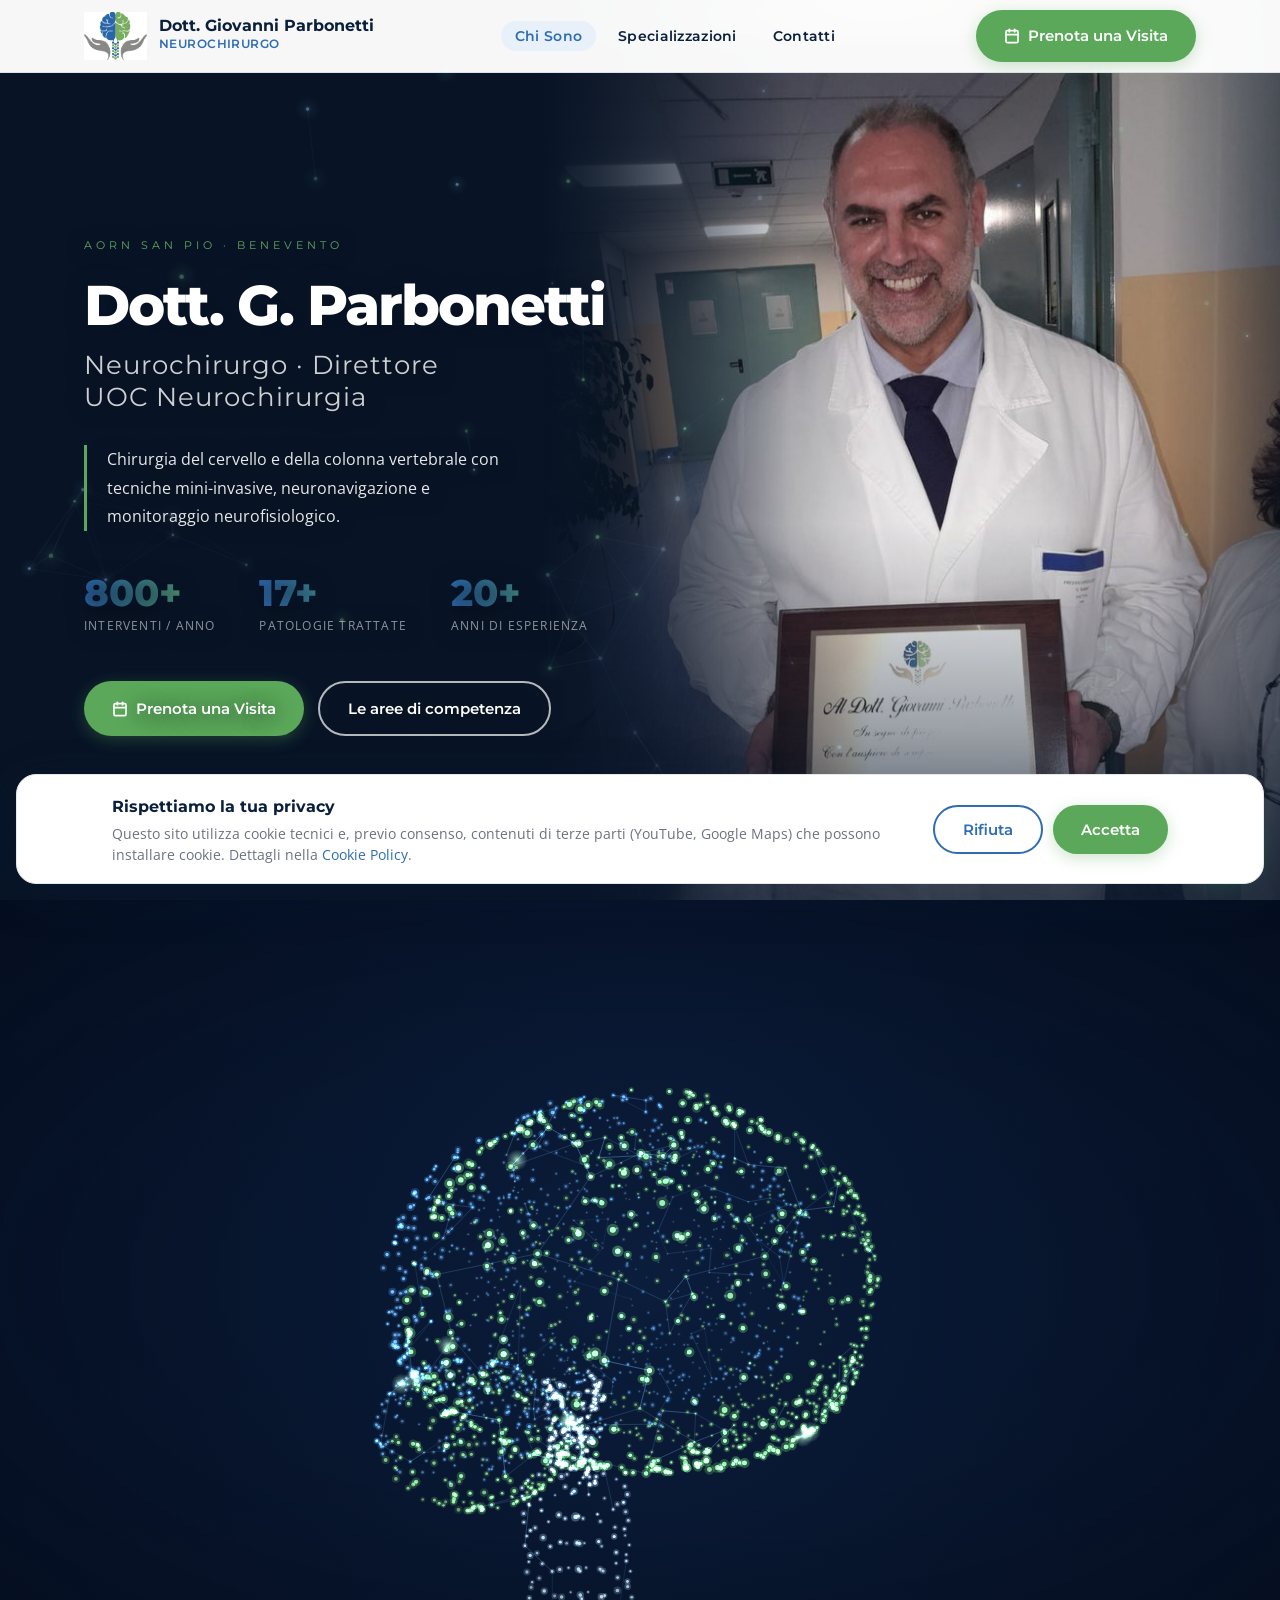
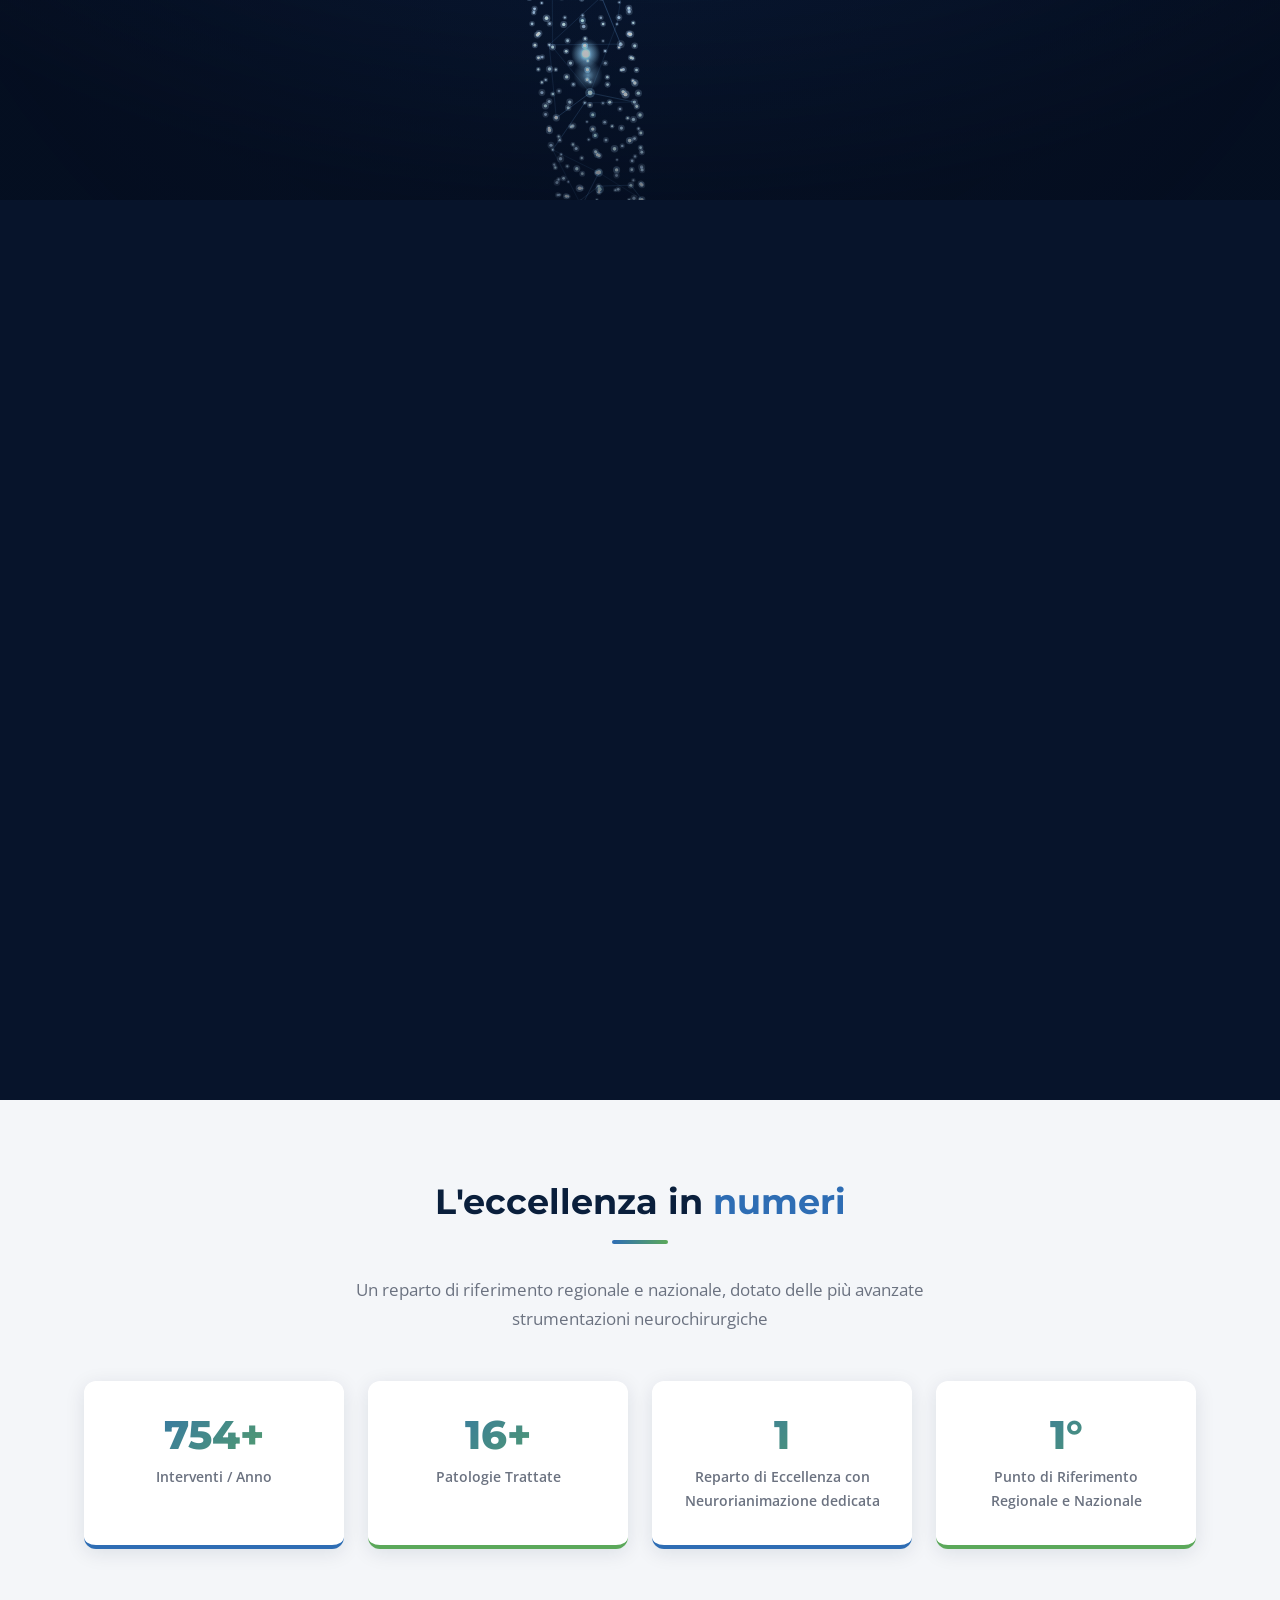
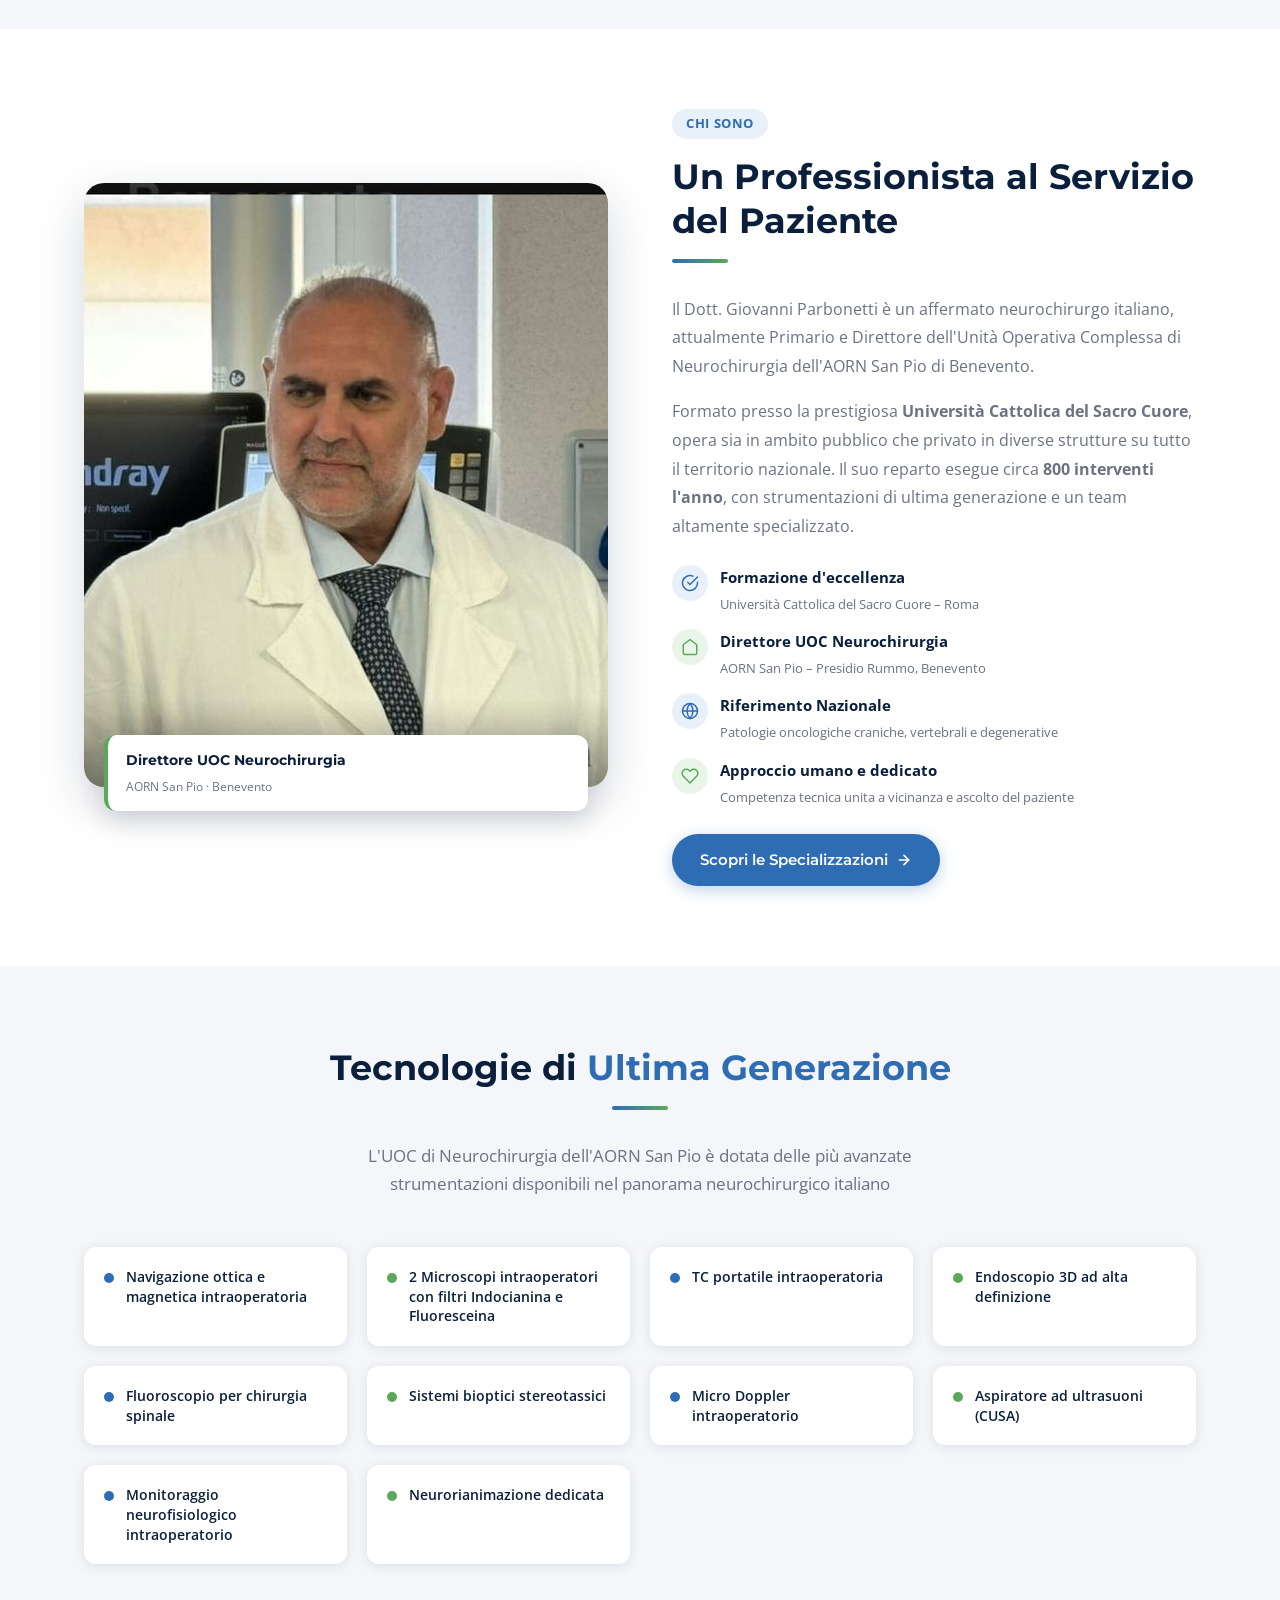
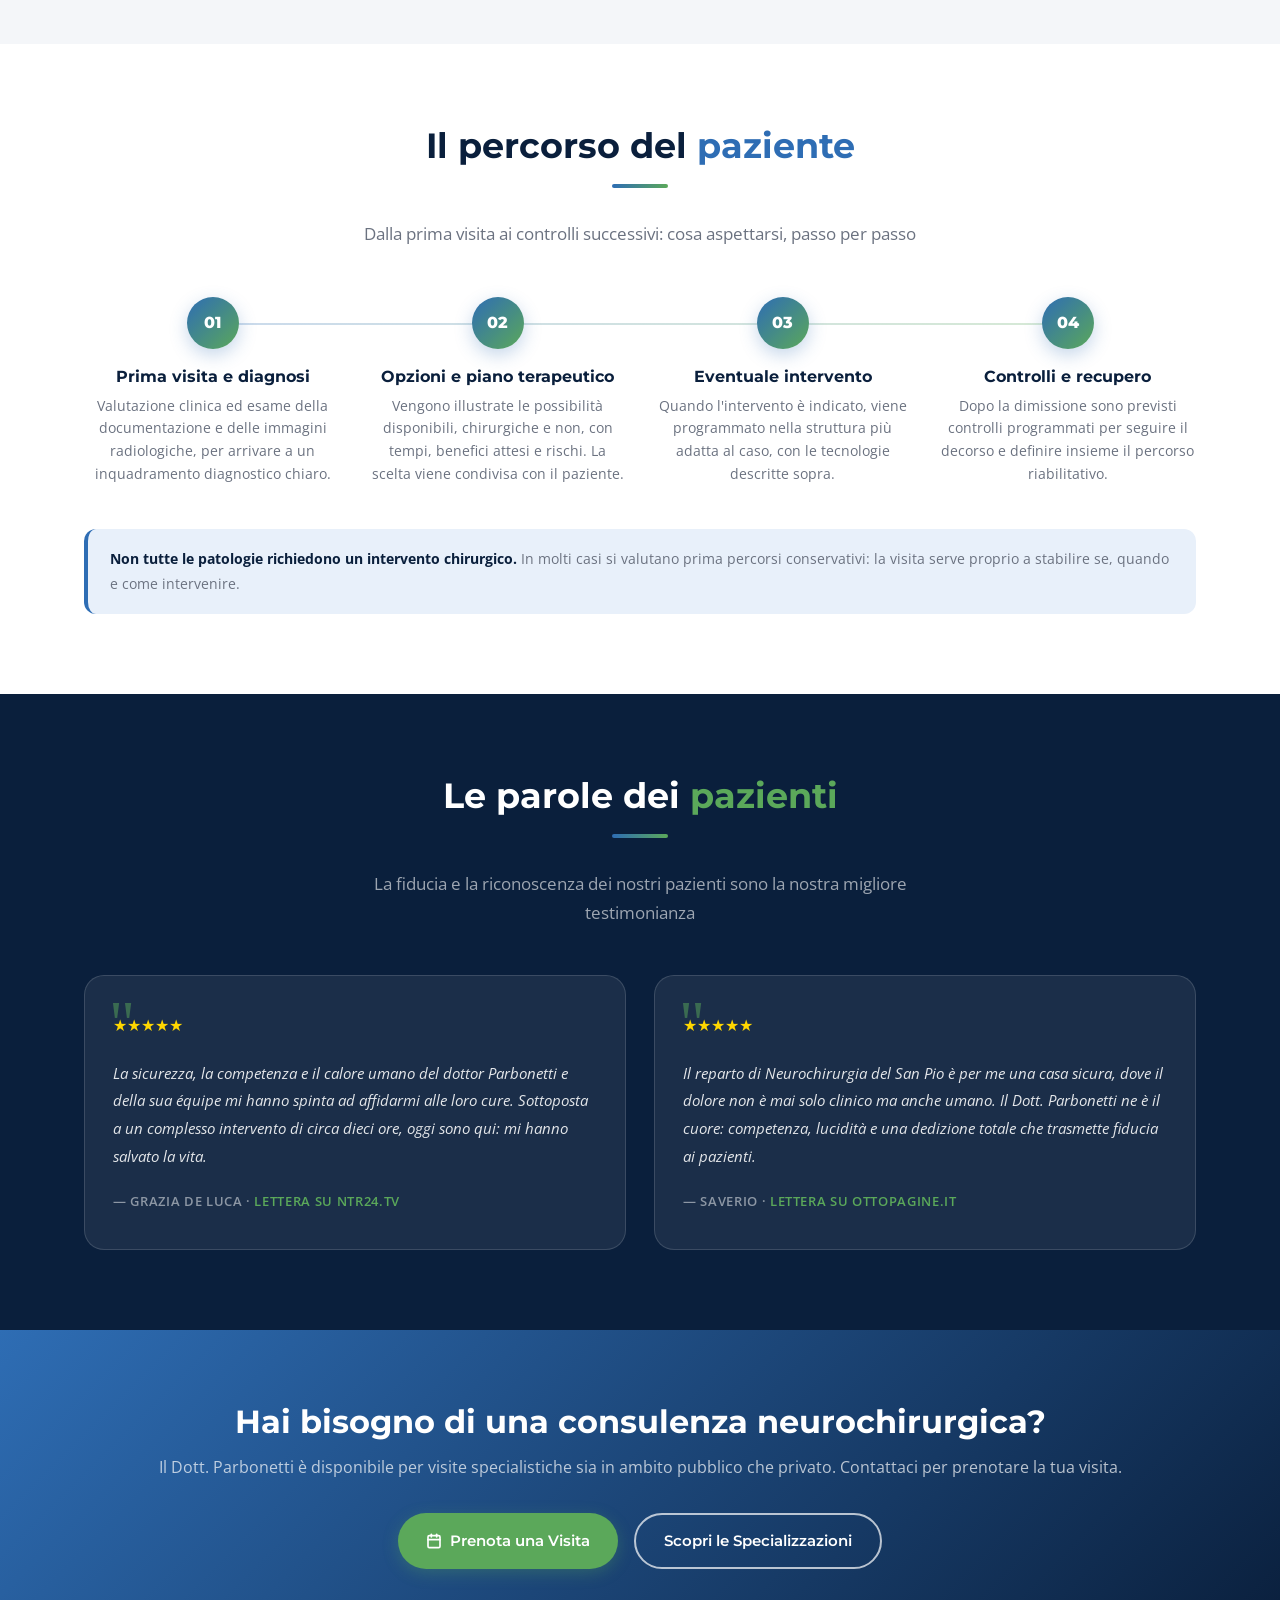
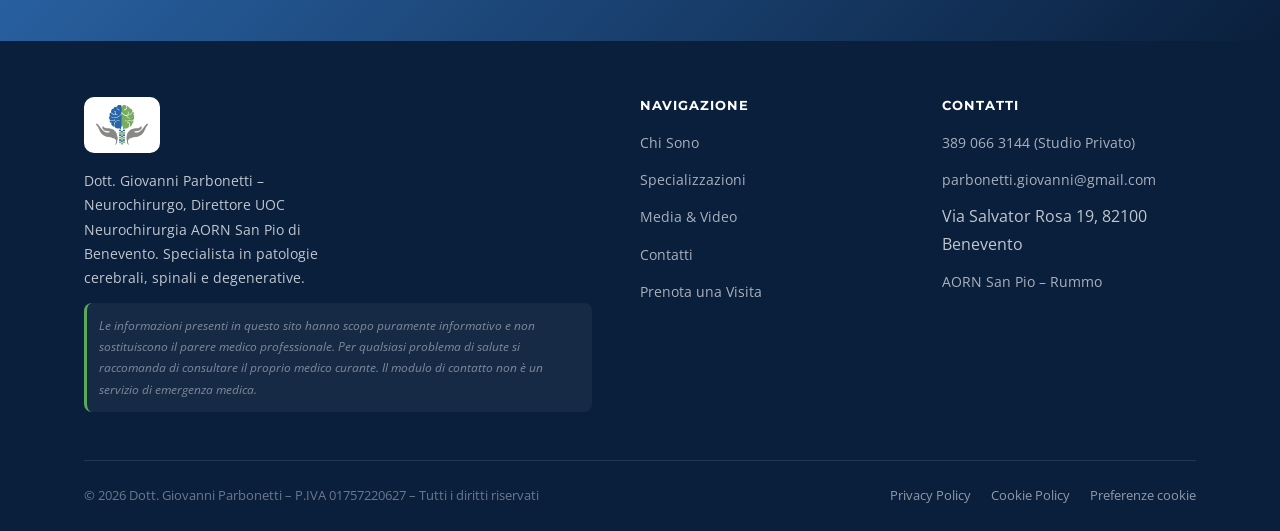
<file: index.html>
<!DOCTYPE html>
<html lang="it">
<head>
  <meta charset="UTF-8" />
  <meta name="viewport" content="width=device-width, initial-scale=1.0" />
  <meta name="description" content="Dott. Giovanni Parbonetti – Neurochirurgo, Direttore UOC Neurochirurgia AORN San Pio di Benevento. Specialista in patologie cerebrali, spinali e degenerative." />
  <meta name="theme-color" content="#0A1F3C" />
  <title>Dott. Giovanni Parbonetti – Neurochirurgo | AORN San Pio Benevento</title>

  <!-- Open Graph / social -->
  <meta property="og:type" content="website" />
  <meta property="og:title" content="Dott. Giovanni Parbonetti – Neurochirurgo | AORN San Pio Benevento" />
  <meta property="og:description" content="Direttore UOC Neurochirurgia AORN San Pio di Benevento. Specialista in patologie cerebrali, spinali e degenerative. Prenota una visita." />
  <meta property="og:image" content="PHOTO-2025-05-21-15-43-56.jpg" />
  <meta property="og:locale" content="it_IT" />
  <meta name="twitter:card" content="summary_large_image" />

  <!-- Google Fonts (preconnect per caricamento rapido) -->
  <link rel="preconnect" href="https://fonts.googleapis.com" />
  <link rel="preconnect" href="https://fonts.gstatic.com" crossorigin />
  <link rel="stylesheet" href="https://fonts.googleapis.com/css2?family=Montserrat:wght@400;500;600;700;800&family=Open+Sans:ital,wght@0,400;0,500;0,600;1,400&display=swap" />

  <link rel="stylesheet" href="style.css" />
  <!-- Favicon placeholder -->
  <link rel="icon" type="image/jpeg" href="PHOTO-2025-06-05-13-00-34.jpg" />

  <!-- Dati strutturati schema.org (Physician) -->
  <script type="application/ld+json">
  {
    "@context": "https://schema.org",
    "@type": "Physician",
    "name": "Dott. Giovanni Parbonetti",
    "medicalSpecialty": "Neurosurgery",
    "description": "Neurochirurgo, Direttore UOC Neurochirurgia presso l'AORN San Pio di Benevento. Specialista in patologie cerebrali, spinali e degenerative.",
    "image": "PHOTO-2025-05-21-15-43-56.jpg",
    "telephone": "+39 389 066 3144",
    "email": "parbonetti.giovanni@gmail.com",
    "address": {
      "@type": "PostalAddress",
      "streetAddress": "Via Salvator Rosa 19",
      "addressLocality": "Benevento",
      "postalCode": "82100",
      "addressRegion": "BN",
      "addressCountry": "IT"
    },
    "worksFor": {
      "@type": "Hospital",
      "name": "AORN San Pio – Presidio Gaetano Rummo",
      "address": {
        "@type": "PostalAddress",
        "streetAddress": "Via Dell'Angelo 1",
        "addressLocality": "Benevento",
        "addressCountry": "IT"
      }
    },
    "alumniOf": "Università Cattolica del Sacro Cuore"
  }
  </script>
</head>
<body>
<div class="scroll-progress" aria-hidden="true"></div>

<!-- ======== NAVBAR ======== -->
<nav class="navbar" id="navbar">
  <div class="container navbar-inner">
    <a href="index.html" class="navbar-brand">
      <img src="PHOTO-2025-06-05-13-00-34.jpg" alt="Logo Dott. Parbonetti" class="navbar-logo" />
      <div class="navbar-brand-text">
        <div class="navbar-brand-name">Dott. Giovanni Parbonetti</div>
        <div class="navbar-brand-title">Neurochirurgo</div>
      </div>
    </a>

    <ul class="nav-links">
      <li><a href="index.html" class="active">Chi Sono</a></li>
      <li><a href="specializzazioni.html">Specializzazioni</a></li>
      <li><a href="contatti.html">Contatti</a></li>
    </ul>

    <a href="contatti.html" class="btn btn-green navbar-cta">
      <svg xmlns="http://www.w3.org/2000/svg" width="16" height="16" viewBox="0 0 24 24" fill="none" stroke="currentColor" stroke-width="2.5" stroke-linecap="round" stroke-linejoin="round"><rect x="3" y="4" width="18" height="18" rx="2"/><line x1="16" y1="2" x2="16" y2="6"/><line x1="8" y1="2" x2="8" y2="6"/><line x1="3" y1="10" x2="21" y2="10"/></svg>
      Prenota una Visita
    </a>

    <button class="hamburger" id="hamburger" aria-label="Menu">
      <span></span><span></span><span></span>
    </button>
  </div>
</nav>

<!-- Mobile menu -->
<div class="mobile-menu" id="mobileMenu">
  <a href="index.html">Chi Sono</a>
  <a href="specializzazioni.html">Specializzazioni & Media</a>
  <a href="contatti.html">Contatti</a>
  <a href="contatti.html" class="btn btn-green">Prenota una Visita</a>
</div>

<!-- ======== HERO — "Split editoriale" ========
     Foto a tutta altezza sfumata nel fondo + rete neurale animata.
     Tutto autocontenuto (markup + stile + script) e SENZA classe .fade-in:
     il contenuto è sempre visibile e non dipende da animations.js. -->
<section class="nh" id="hero">
  <div class="nh-photo">
    <img src="PHOTO-2025-05-21-15-43-56.jpg" alt="Dott. Giovanni Parbonetti, Neurochirurgo" width="760" height="1013" fetchpriority="high" decoding="async" />
  </div>
  <!-- Ordine: prima la velatura scura, POI le particelle: cosi' i puntini
       luminosi galleggiano sopra tutto, anche sopra la foto. -->
  <div class="nh-mask" aria-hidden="true"></div>
  <canvas class="nh-net" id="nhNet" aria-hidden="true"></canvas>

  <div class="container">
    <div class="nh-in">
      <p class="nh-kicker">AORN San Pio · Benevento</p>
      <h1 class="nh-title">Dott. G. Parbonetti<i>Neurochirurgo · Direttore UOC Neurochirurgia</i></h1>
      <p class="nh-quote">Chirurgia del cervello e della colonna vertebrale con tecniche mini-invasive, neuronavigazione e monitoraggio neurofisiologico.</p>
      <div class="nh-nums">
        <div><b data-n="800">800+</b><span>Interventi / anno</span></div>
        <div><b data-n="17">17+</b><span>Patologie trattate</span></div>
        <div><b data-n="20">20+</b><span>Anni di esperienza</span></div>
      </div>
      <div class="nh-cta">
        <a href="contatti.html" class="btn btn-green">
          <svg xmlns="http://www.w3.org/2000/svg" width="16" height="16" viewBox="0 0 24 24" fill="none" stroke="currentColor" stroke-width="2.5" stroke-linecap="round" stroke-linejoin="round"><rect x="3" y="4" width="18" height="18" rx="2"/><line x1="16" y1="2" x2="16" y2="6"/><line x1="8" y1="2" x2="8" y2="6"/><line x1="3" y1="10" x2="21" y2="10"/></svg>
          Prenota una Visita
        </a>
        <a href="specializzazioni.html" class="btn btn-outline">Le aree di competenza</a>
      </div>
    </div>
  </div>
</section>

<style>
  .nh{position:relative;min-height:100vh;display:flex;align-items:center;overflow:hidden;background:#081426;padding-top:72px;}
  /* IMPORTANTE: dentro un contenitore flex il .container non si allarga da solo,
     si restringe attorno al contenuto. Senza width:100% diventava largo 608px
     (560 di testo + 48 di padding) e finiva CENTRATO nello schermo, cioe' sopra
     la foto. Con width:100% torna largo 1160px e il testo resta a sinistra. */
  .nh>.container{width:100%;}
  /* La foto occupa una fascia ampia a destra e resta ben leggibile.
     mask-image sfuma i BORDI LATERALI della foto stessa: a sinistra sparisce
     dentro il fondo scuro (niente piu' stacco netto verticale), a destra si
     ammorbidisce verso il bordo della finestra. E' una maschera di trasparenza,
     non un velo scuro: la foto resta luminosa dove conta, al centro. */
  .nh-photo{position:absolute;top:0;right:0;width:58%;height:100%;
    -webkit-mask-image:linear-gradient(90deg,transparent 0,rgba(0,0,0,.18) 8%,#000 34%,#000 84%,rgba(0,0,0,.5) 100%);
    mask-image:linear-gradient(90deg,transparent 0,rgba(0,0,0,.18) 8%,#000 34%,#000 84%,rgba(0,0,0,.5) 100%);}
  .nh-photo img{width:100%;height:100%;object-fit:cover;object-position:center 16%;}
  .nh-net{position:absolute;inset:0;width:100%;height:100%;opacity:.62;}
  /* Sfumatura: piena a sinistra, completamente trasparente oltre il 68% */
  .nh-mask{position:absolute;inset:0;
    background:
      linear-gradient(90deg,#081426 2%,rgba(8,20,38,.86) 24%,rgba(8,20,38,.42) 48%,rgba(8,20,38,0) 68%),
      linear-gradient(0deg,rgba(8,20,38,.72),transparent 42%);}
  /* Colonna di testo tenuta nella zona scura, con ombra morbida:
     così la foto resta luminosa ma il testo sopra il camice si legge bene. */
  .nh-in{position:relative;max-width:560px;padding:80px 0;text-shadow:0 2px 20px rgba(8,20,38,.8);}
  .nh-kicker{font-family:'Montserrat',sans-serif;font-size:.7rem;letter-spacing:4px;text-transform:uppercase;color:var(--green);animation:nhUp .7s ease both;}
  /* Corpo ridotto rispetto al solo cognome: "Dott. G. Parbonetti" e' lungo
     19 caratteri e a 68px sfondava la colonna da 560px (misurato 651px).
     A 56px sta su una riga sola da 1280px in su, e scala giu' fino a 32px
     sul telefono senza mai andare a capo. */
  .nh-title{font-family:'Montserrat',sans-serif;font-weight:800;font-size:clamp(2rem,4.6vw,3.5rem);line-height:1;letter-spacing:-2px;color:#fff;margin:22px 0 0;animation:nhUp .85s ease .12s both;}
  /* Sottotitolo: leggermente piu' piccolo, con interlinea propria (l'h1 ha
     line-height:1) e text-wrap:balance, cosi' su due righe non resta la parola
     "Neurochirurgia" orfana da sola in fondo. */
  .nh-title i{font-style:normal;font-weight:400;display:block;font-size:.46em;line-height:1.25;text-wrap:balance;letter-spacing:1px;color:rgba(255,255,255,.8);margin-top:16px;}
  .nh-quote{border-left:3px solid var(--green);padding-left:20px;margin-top:32px;font-size:1.02rem;line-height:1.75;color:rgba(255,255,255,.9);max-width:430px;animation:nhUp .85s ease .3s both;}
  .nh-nums{display:flex;gap:44px;margin-top:44px;flex-wrap:wrap;animation:nhUp .85s ease .45s both;}
  .nh-nums b{display:block;font-family:'Montserrat',sans-serif;font-size:2.3rem;font-weight:800;line-height:1;
    background:linear-gradient(90deg,var(--blue),var(--green));-webkit-background-clip:text;background-clip:text;color:transparent;}
  .nh-nums span{font-size:.76rem;color:rgba(255,255,255,.55);text-transform:uppercase;letter-spacing:1.2px;}
  .nh-cta{display:flex;gap:14px;flex-wrap:wrap;margin-top:42px;animation:nhUp .85s ease .58s both;}
  @keyframes nhUp{from{opacity:0;transform:translateY(26px);}to{opacity:1;transform:translateY(0);}}
  @media (max-width:900px){
    .nh{min-height:auto;padding:110px 0 70px;}
    /* Su mobile la foto sta dietro al testo: qui la sfumatura va dall'alto
       verso il basso, cosi' l'immagine si dissolve nel fondo scuro. */
    .nh-photo{width:100%;opacity:.3;
      -webkit-mask-image:linear-gradient(180deg,#000 0,#000 52%,transparent 100%);
      mask-image:linear-gradient(180deg,#000 0,#000 52%,transparent 100%);}
    .nh-mask{background:linear-gradient(0deg,#081426 20%,rgba(8,20,38,.88) 58%,rgba(8,20,38,.62));}
    .nh-in{padding:0;}
    .nh-nums{gap:26px;}
    .nh-nums b{font-size:1.8rem;}
  }
  @media (prefers-reduced-motion:reduce){
    .nh-kicker,.nh-title,.nh-quote,.nh-nums,.nh-cta{animation:none;}
    .nh-net{display:none;}
  }
</style>

<script>
(function(){
  var reduce=window.matchMedia('(prefers-reduced-motion: reduce)').matches;
  var cv=document.getElementById('nhNet');
  var sec=document.getElementById('hero');

  /* Particelle: puntini luminosi blu e verdi che salgono molto lentamente e si
     collegano fra loro quando si avvicinano. L'alone di ogni puntino e' disegnato
     UNA sola volta su una mini-canvas di servizio ("sprite") e poi ricopiato:
     e' molto piu' leggero che ricalcolare un gradiente per ogni particella a ogni
     fotogramma. L'animazione si ferma quando la hero esce dallo schermo. */
  if(cv&&cv.getContext&&!reduce){
    var ctx=cv.getContext('2d'),P=[],W=0,H=0,attiva=true,girando=false;
    var N=window.innerWidth<760?30:70;   /* meno particelle su telefono */
    function sprite(col){
      var s=document.createElement('canvas');s.width=s.height=64;
      var c=s.getContext('2d'),g=c.createRadialGradient(32,32,0,32,32,32);
      g.addColorStop(0,'rgba('+col+',.55)');
      g.addColorStop(.35,'rgba('+col+',.16)');
      g.addColorStop(1,'rgba('+col+',0)');
      c.fillStyle=g;c.fillRect(0,0,64,64);return s;}
    var ALO_BLU=sprite('150,205,255'), ALO_VERDE=sprite('124,205,140');
    for(var i=0;i<N;i++)P.push({
      x:Math.random(), y:Math.random(),
      vx:(Math.random()-.5)*0.00020,                 /* deriva laterale minima */
      vy:-(0.00010+Math.random()*0.00026),           /* salgono piano */
      r:0.7+Math.random()*1.8,                       /* raggio del puntino */
      a:0.20+Math.random()*0.45,                     /* trasparenza di base */
      verde:Math.random()<0.40,                      /* 40% verdi, 60% azzurre */
      f:Math.random()*6.283});                       /* sfasamento del respiro */
    function misura(){var r=cv.getBoundingClientRect();W=r.width;H=r.height;if(W<2||H<2)return false;
      var d=Math.min(window.devicePixelRatio||1,2),nw=Math.round(W*d),nh=Math.round(H*d);
      if(cv.width!==nw||cv.height!==nh){cv.width=nw;cv.height=nh;}
      ctx.setTransform(d,0,0,d,0,0);return true;}
    function frame(now){
      if(!attiva){girando=false;return;}
      if(!misura()){requestAnimationFrame(frame);return;}
      var t=now*0.001,i,j;
      ctx.clearRect(0,0,W,H);
      /* movimento: chi esce da un bordo rientra dall'altro */
      for(i=0;i<P.length;i++){var p=P[i];p.x+=p.vx;p.y+=p.vy;
        if(p.x<-0.03)p.x=1.03; else if(p.x>1.03)p.x=-0.03;
        if(p.y<-0.03){p.y=1.03;p.x=Math.random();}}
      /* fili di collegamento fra particelle vicine */
      for(i=0;i<P.length;i++){for(j=i+1;j<P.length;j++){
        var a=P[i],b=P[j],dx=(a.x-b.x)*W,dy=(a.y-b.y)*H,d2=dx*dx+dy*dy;
        if(d2<14000){ctx.strokeStyle='rgba(130,185,225,'+(0.11*(1-d2/14000)).toFixed(3)+')';ctx.lineWidth=1;
          ctx.beginPath();ctx.moveTo(a.x*W,a.y*H);ctx.lineTo(b.x*W,b.y*H);ctx.stroke();}}}
      /* alone + nucleo; "lighter" fa sommare le luci come luci vere */
      ctx.globalCompositeOperation='lighter';
      for(i=0;i<P.length;i++){var q=P[i],qx=q.x*W,qy=q.y*H;
        var al=q.a*(0.70+0.30*Math.sin(t*0.8+q.f)), R=q.r*7;
        ctx.globalAlpha=al;
        ctx.drawImage(q.verde?ALO_VERDE:ALO_BLU,qx-R,qy-R,R*2,R*2);
        ctx.globalAlpha=1;
        ctx.fillStyle='rgba('+(q.verde?'150,225,165':'190,225,255')+','+al.toFixed(3)+')';
        ctx.beginPath();ctx.arc(qx,qy,q.r,0,6.283);ctx.fill();}
      ctx.globalCompositeOperation='source-over';
      requestAnimationFrame(frame);
    }
    function avvia(){if(!girando){girando=true;requestAnimationFrame(frame);}}
    if('IntersectionObserver' in window){
      new IntersectionObserver(function(e){e.forEach(function(x){attiva=x.isIntersecting;if(attiva)avvia();});},{threshold:0})
        .observe(sec);
    }
    avvia();
  }

  /* I numeri partono già scritti nell'HTML: il conteggio è solo un di più. */
  if(!reduce){
    var nums=document.querySelectorAll('.nh-nums b[data-n]');
    nums.forEach(function(el){
      var target=+el.getAttribute('data-n'),t0=null;
      function step(now){ if(t0===null)t0=now;
        var k=Math.min((now-t0)/1500,1);
        el.textContent=Math.round(target*(1-Math.pow(1-k,3)))+'+';
        if(k<1)requestAnimationFrame(step); }
      requestAnimationFrame(step);
    });
  }
})();
</script>

<!-- ======== SCENA CERVELLO NEURALE (scroll) ======== -->
<section class="neuro-scene" id="neuroScene">
  <div class="neuro-sticky">
    <canvas id="neuroCanvas" aria-hidden="true"></canvas>
    <div class="neuro-vignette" aria-hidden="true"></div>
    <div class="neuro-overlay">
      <p class="neuro-eyebrow" id="nEyebrow">Il sistema nervoso, in ogni dettaglio</p>
      <h2 class="neuro-title" id="nTitle">Neurochirurgia <span>d'Eccellenza</span></h2>
      <p class="neuro-sub" id="nSub">Tecnologie di ultima generazione al servizio del cervello e della colonna vertebrale.</p>
      <!-- I numeri non vengono ripetuti qui: la sezione "L'eccellenza in numeri"
           subito sotto è l'unico punto in cui compaiono, per evitare dati discordanti. -->
    </div>
  </div>
  <style>
    .neuro-scene{position:relative;height:200vh;background:#07142b;}
    .neuro-sticky{position:sticky;top:0;height:100vh;overflow:hidden;}
    #neuroCanvas{position:absolute;inset:0;width:100%;height:100%;display:block;}
    .neuro-vignette{position:absolute;inset:0;pointer-events:none;background:radial-gradient(ellipse 70% 60% at 50% 42%,transparent 42%,rgba(4,11,26,.6) 100%);}
    .neuro-overlay{position:absolute;inset:0;display:flex;flex-direction:column;justify-content:center;padding:0 8vw;pointer-events:none;}
    .neuro-eyebrow{font-family:'Montserrat',sans-serif;font-weight:600;letter-spacing:5px;text-transform:uppercase;font-size:.72rem;color:var(--green);opacity:0;transform:translateY(20px);}
    .neuro-title{font-family:'Montserrat',sans-serif;font-weight:800;line-height:1.02;letter-spacing:-1px;font-size:clamp(2.1rem,6vw,4.4rem);margin-top:14px;max-width:14ch;color:#fff;opacity:0;transform:translateY(30px);text-shadow:0 6px 40px rgba(4,11,26,.6);}
    .neuro-title span{color:var(--green);}
    .neuro-sub{margin-top:20px;font-size:clamp(.95rem,1.6vw,1.15rem);color:rgba(255,255,255,.72);max-width:36ch;opacity:0;transform:translateY(24px);}
    .neuro-stats{display:flex;gap:38px;margin-top:40px;flex-wrap:wrap;}
    .neuro-stat{opacity:0;transform:translateY(20px);}
    .neuro-stat b{font-family:'Montserrat',sans-serif;font-weight:800;font-size:clamp(1.7rem,3vw,2.4rem);background:linear-gradient(90deg,var(--blue),var(--green));-webkit-background-clip:text;background-clip:text;color:transparent;display:block;}
    .neuro-stat span{font-size:.8rem;color:rgba(255,255,255,.55);letter-spacing:.5px;}
    @media (max-width:640px){.neuro-scene{height:170vh;}.neuro-overlay{justify-content:flex-end;padding:0 7vw 14vh;}.neuro-stats{gap:22px;}}
  </style>
  <script>
  (function(){
    var reduce=window.matchMedia('(prefers-reduced-motion: reduce)').matches;
    var cv=document.getElementById('neuroCanvas'); if(!cv) return;
    var ctx=cv.getContext('2d'), scene=document.getElementById('neuroScene');
    var DPR=Math.min(window.devicePixelRatio||1,2), W=0,H=0,CX=0,CY=0,SC=1;
    /* Misura il canvas. Ridimensiona SOLO se le dimensioni sono cambiate:
       assegnare cv.width cancella il disegno, quindi non va fatto a ogni frame. */
    function measure(){var r=cv.getBoundingClientRect();W=r.width;H=r.height;if(W<2||H<2)return false;
      var nw=Math.round(W*DPR),nh=Math.round(H*DPR);
      if(cv.width!==nw||cv.height!==nh){cv.width=nw;cv.height=nh;}
      ctx.setTransform(DPR,0,0,DPR,0,0);
      CX=W*0.5;CY=H*0.42;SC=Math.min(W,H)*0.22;return true;}
    function rnd(a,b){return a+Math.random()*(b-a);}
    var P=[];
    function clamp(v,a,b){return v<a?a:(v>b?b:v);}
    /* ---- CORTECCIA -----------------------------------------------------
       Non e' piu' una palla con un'increspatura: la superficie e' percorsa da
       BANDE DI CRESTA E SOLCO (le circonvoluzioni). I punti vengono scartati
       nei solchi e concentrati sulle creste — e' questo a far leggere "cervello"
       e non "nuvola". In piu': fronte piu' stretta dell'occipite, base piu'
       piatta, rigonfiamento del LOBO TEMPORALE in basso ai lati e la SCISSURA
       DI SILVIO che lo stacca dal resto. Un quarto dei punti riempie il volume
       interno, altrimenti la massa sembrerebbe vuota al centro.              */
    function corteccia(sign,n,col){
      var fatti=0, giri=0;
      while(fatti<n && giri<n*40){
        giri++;
        var th=2*Math.PI*Math.random(), ph=Math.acos(2*Math.random()-1);
        var x=Math.sin(ph)*Math.cos(th), y=Math.cos(ph), z=Math.sin(ph)*Math.sin(th);
        var a=Math.atan2(z,x), b=Math.asin(clamp(y,-1,1));
        var w=0.55*Math.sin(5.0*b+2.6*Math.sin(2.2*a+0.8*b))+0.45*Math.sin(7.0*a+2.0*Math.sin(1.8*b));
        var cresta=1-Math.abs(w);
        var dentro=Math.random()<0.26;
        if(!dentro && Math.random()>0.16+0.84*Math.pow(cresta,1.6)) continue;
        var r=(1+0.09*cresta)*(dentro?(0.55+0.37*Math.random()):1);
        var X=x*1.00*r, Y=y*0.90*r, Z=z*1.12*r;
        X*=1-0.12*Math.max(0,-Z);                 /* fronte piu' stretta */
        if(Y>0.35) Y=0.35+(Y-0.35)*0.74;          /* base piu' piatta */
        var bulbo=Math.exp(-((Y-0.46)*(Y-0.46))/0.05)*Math.exp(-((Z+0.10)*(Z+0.10))/0.55);
        X+=(X>=0?1:-1)*0.14*bulbo; Y+=0.09*bulbo; /* lobo temporale */
        var syl=Math.exp(-((Y-0.20-0.18*Z)*(Y-0.20-0.18*Z))/0.008);
        if(Math.abs(X)>0.45 && Math.random()<0.80*syl) continue;   /* scissura */
        /* 0.16 = scostamento dal centro: chiude il vuoto fra i due emisferi,
           0.78 compensa perche' la larghezza totale resti la stessa */
        var px=sign*(0.16+Math.abs(X)*0.78), py=Y*0.98+0.05;
        var s=dentro?(0.30+0.22*Math.random()):(0.58+0.42*Math.random());
        P.push({bx:px,by:py,bz:Z,sx:rnd(-6,6),sy:rnd(-6,6),sz:rnd(-6,6),
                r:col[0]*s|0,g:col[1]*s|0,b:col[2]*s|0,
                z2:dentro?rnd(0.8,1.3):rnd(1.0,2.0)});
        fatti++;
      }
    }
    /* ---- CERVELLETTO: massa piu' piccola dietro e in basso, con le sue
       striature sottili (folia), molto piu' fitte delle circonvoluzioni ---- */
    function cervelletto(sign,n,col){
      var fatti=0, giri=0;
      while(fatti<n && giri<n*30){
        giri++;
        var th=2*Math.PI*Math.random(), ph=Math.acos(2*Math.random()-1);
        var x=Math.sin(ph)*Math.cos(th), y=Math.cos(ph), z=Math.sin(ph)*Math.sin(th);
        var X=x*0.56, Y=y*0.30, Z=z*0.42;
        if(Math.random()>0.15+0.85*Math.abs(Math.sin(20*Y))) continue;
        var s=0.40+0.32*Math.random();
        P.push({bx:sign*(0.10+Math.abs(X)*0.80),by:Y+0.66,bz:Z+0.86,
                sx:rnd(-6,6),sy:rnd(-6,6),sz:rnd(-6,6),
                r:col[0]*s|0,g:col[1]*s|0,b:col[2]*s|0,z2:rnd(0.9,1.6)});
        fatti++;
      }
    }
    /* ---- TRONCO ENCEFALICO: raccorda il cervello alla colonna ---- */
    function tronco(n){
      for(var i=0;i<n;i++){
        var t=Math.random(), cy=0.44+t*0.56, rad=0.18-0.05*t;
        var a=2*Math.PI*Math.random(), rr=rad*(0.7+0.3*Math.random()), s=0.6+0.4*Math.random();
        P.push({bx:Math.cos(a)*rr,by:cy,bz:0.36+Math.sin(a)*rr*0.9,
                sx:rnd(-6,6),sy:rnd(-6,6),sz:rnd(-6,6),
                r:170*s|0,g:205*s|0,b:240*s|0,z2:rnd(1.0,1.8)});
      }
    }
    /* la colonna parte dal tronco, quindi anche lei spostata indietro (bz +0.37) */
    function spine(){var top=1.04,bot=3.5,V=22;for(var i=0;i<=V;i++){var t=i/V;
      var cy=top+t*(bot-top),cx=0.02+0.30*Math.sin(t*Math.PI*1.15),cz=0.37+0.05*Math.sin(t*6);
      var ring=12+Math.round((1-t)*6),rad=0.30-0.10*t;
      for(var k=0;k<ring;k++){var a=2*Math.PI*k/ring,sh=0.6+0.4*Math.random();
        P.push({bx:cx+Math.cos(a)*rad,by:cy,bz:cz+Math.sin(a)*rad*0.85,sx:rnd(-6,6),sy:rnd(-6,6),sz:rnd(-6,6),r:175*sh|0,g:215*sh|0,b:255*sh|0,z2:rnd(0.9,1.7),cord:false});}
      P.push({bx:cx,by:cy,bz:cz,sx:rnd(-6,6),sy:rnd(-6,6),sz:rnd(-6,6),r:150,g:210,b:255,z2:rnd(1.4,2.3),cord:true});}}
    corteccia(-1,900,[70,150,230]);corteccia(1,900,[110,205,120]);
    cervelletto(-1,175,[70,150,230]);cervelletto(1,175,[110,205,120]);
    tronco(160);spine();
    var neu=[];for(var i=0;i<P.length;i+=13)neu.push(P[i]);
    var links=[];for(var a=0;a<neu.length;a++){var b1=-1,d1=9,b2=-1,d2=9;
      for(var b=0;b<neu.length;b++){if(a==b)continue;var dx=neu[a].bx-neu[b].bx,dy=neu[a].by-neu[b].by,dz=neu[a].bz-neu[b].bz,dd=dx*dx+dy*dy+dz*dz;
        if(dd<d1){d2=d1;b2=b1;d1=dd;b1=b;}else if(dd<d2){d2=dd;b2=b;}}
      if(b1>=0&&d1<0.85)links.push([neu[a],neu[b1]]);if(b2>=0&&d2<0.85&&Math.random()<0.6)links.push([neu[a],neu[b2]]);}
    var cord=P.filter(function(p){return p.cord;}).sort(function(a,b){return a.by-b.by;});
    var sig=[];for(var s=0;s<10;s++)sig.push({l:links[(Math.random()*links.length)|0],t:Math.random(),v:rnd(0.006,0.015)});
    var csig=[];for(var c=0;c<4;c++)csig.push({t:Math.random(),v:rnd(0.002,0.004)});

    function lerp(a,b,t){return a+(b-a)*t;}
    function clamp01(v){return Math.max(0,Math.min(1,v));}
    function easeOut(t){return 1-Math.pow(1-t,3);}
    function seg(p,a,b){return clamp01((p-a)/(b-a));}
    var progress=0;
    function computeProgress(){var r=scene.getBoundingClientRect(),total=scene.offsetHeight-window.innerHeight;progress=total>0?clamp01(-r.top/total):0;}
    function ov(id,v){var el=document.getElementById(id);if(el){el.style.opacity=v;el.style.transform='translateY('+((1-v)*22)+'px)';}}
    function overlay(){ov('nEyebrow',seg(progress,0.05,0.16));ov('nTitle',seg(progress,0.10,0.24));ov('nSub',seg(progress,0.18,0.34));}
    function glow(x,y,r,c){var g=ctx.createRadialGradient(x,y,0,x,y,r*3.5);g.addColorStop(0,'rgba('+c+',.9)');g.addColorStop(.4,'rgba('+c+',.4)');g.addColorStop(1,'rgba('+c+',0)');ctx.fillStyle=g;ctx.beginPath();ctx.arc(x,y,r*3.5,0,6.283);ctx.fill();}
    var t0=performance.now(), rYcur=null, rYvel=0;
    function frame(now){
      /* Se il canvas non ha ancora dimensioni valide riprova al frame dopo,
         anche con "riduci animazioni": altrimenti resterebbe vuoto per sempre. */
      if(!measure()){requestAnimationFrame(frame);return;}
      var tm=(now-t0)/1000;
      /* Il cervello e' SEMPRE formato e visibile: lo scroll aggiunge solo rotazione.
         ROTAZIONE CON INERZIA: invece di seguire lo scroll all'istante, la scena
         lo insegue come una molla frenata (rYvel = velocita', 0.075 = forza della
         molla, 0.86 = attrito). Scorrendo veloce la scena "rincorre" e poi si
         assesta: il movimento non e' piu' a velocita' costante. */
      /* Tutti i movimenti sono volutamente LENTI: la scena non deve inseguire
         lo scroll a scatti, deve scivolare. Molla morbida (0.030) e attrito
         alto (0.90) = risposta lunga, di un paio di secondi. */
      var rYobb=progress*0.90+tm*0.055;
      if(rYcur===null)rYcur=rYobb;
      rYvel+=(rYobb-rYcur)*0.030; rYvel*=0.90; rYcur+=rYvel;
      var rY=reduce?0.5:rYcur, rX=-0.17+Math.sin(tm*0.16)*0.05;
      /* RESPIRO: l'insieme si dilata e si contrae appena, come qualcosa di vivo */
      var SCr=SC*(reduce?1:(1+0.018*Math.sin(tm*0.30)));
      var cY=Math.cos(rY),sY=Math.sin(rY),cX=Math.cos(rX),sX=Math.sin(rX);
      ctx.clearRect(0,0,W,H);
      var bg=ctx.createRadialGradient(CX,CY,0,CX,CY,Math.max(W,H)*0.6);bg.addColorStop(0,'rgba(20,48,92,.35)');bg.addColorStop(1,'rgba(7,20,43,0)');ctx.fillStyle=bg;ctx.fillRect(0,0,W,H);
      ctx.globalCompositeOperation='lighter';
      /* Le mani girano INSIEME al cervello: stessa rotazione rY/rX, quindi
         orbitano attorno alla scena come un unico oggetto. */
      for(var i=0;i<P.length;i++){var p=P[i];
        var bx=p.bx,by=p.by,bz=p.bz;
        var x1=bx*cY-bz*sY,z1=bx*sY+bz*cY,y1=by*cX-z1*sX,z2=by*sX+z1*cX;
        var pe=4.2/(4.2-z2);p._x=CX+x1*SCr*pe;p._y=CY+y1*SCr*pe;p._s=pe;p._z=z2;}
      ctx.lineWidth=1;for(var l=0;l<links.length;l++){var A=links[l][0],B=links[l][1];var al=0.06+0.10*((A._z+B._z)*0.5+1);ctx.strokeStyle='rgba(90,150,210,'+al.toFixed(3)+')';ctx.beginPath();ctx.moveTo(A._x,A._y);ctx.lineTo(B._x,B._y);ctx.stroke();}
      var o=P.slice().sort(function(a,b){return a._z-b._z;});
      for(var q=0;q<o.length;q++){var pt=o[q],dp=(pt._z+1.4)/2.6,al=0.30+0.70*dp,sz=pt.z2*pt._s*(0.7+0.5*dp);
        ctx.fillStyle='rgba('+pt.r+','+pt.g+','+pt.b+','+(al*0.5).toFixed(3)+')';ctx.beginPath();ctx.arc(pt._x,pt._y,sz*2.1,0,6.283);ctx.fill();
        ctx.fillStyle='rgba('+Math.min(255,pt.r+60)+','+Math.min(255,pt.g+60)+','+Math.min(255,pt.b+60)+','+al.toFixed(3)+')';ctx.beginPath();ctx.arc(pt._x,pt._y,Math.max(0.5,sz),0,6.283);ctx.fill();}
      if(!reduce){
        for(var si=0;si<sig.length;si++){var g0=sig[si];g0.t+=g0.v;if(g0.t>1){g0.t=0;g0.l=links[(Math.random()*links.length)|0];}if(!g0.l)continue;var A2=g0.l[0],B2=g0.l[1];glow(lerp(A2._x,B2._x,g0.t),lerp(A2._y,B2._y,g0.t),3,'180,240,200');}
        for(var ci=0;ci<csig.length;ci++){var c0=csig[ci];c0.t+=c0.v;if(c0.t>1)c0.t=0;var ix=c0.t*(cord.length-1),i0=Math.floor(ix),fr=ix-i0,pA=cord[i0],pB=cord[Math.min(cord.length-1,i0+1)];if(pA&&pB)glow(lerp(pA._x,pB._x,fr),lerp(pA._y,pB._y,fr),4.2,'150,215,255');}
      }
      ctx.globalCompositeOperation='source-over';
      if(!reduce)requestAnimationFrame(frame);
    }
    function onScroll(){computeProgress();overlay();}
    window.addEventListener('scroll',onScroll,{passive:true});
    window.addEventListener('resize',function(){measure();onScroll();if(reduce)frame(performance.now());},{passive:true});
    computeProgress();overlay();
    if(reduce){progress=0.6;overlay();frame(performance.now());}else requestAnimationFrame(frame);
  })();
  </script>
</section>

<!-- ======== STATS ======== -->
<section class="section-pad bg-light">
  <div class="container">
    <div class="section-header fade-in">
      <h2 class="section-title">L'eccellenza in <span>numeri</span></h2>
      <div class="divider"></div>
      <p class="section-subtitle">Un reparto di riferimento regionale e nazionale, dotato delle più avanzate strumentazioni neurochirurgiche</p>
    </div>
    <div class="stats-grid">
      <div class="stat-card fade-in">
        <div class="stat-number" data-target="800">0</div>
        <div class="stat-label">Interventi / Anno</div>
      </div>
      <div class="stat-card fade-in">
        <div class="stat-number" data-target="17">0</div>
        <div class="stat-label">Patologie Trattate</div>
      </div>
      <div class="stat-card fade-in">
        <div class="stat-number" data-target="1" data-suffix="">1</div>
        <div class="stat-label">Reparto di Eccellenza con Neurorianimazione dedicata</div>
      </div>
      <div class="stat-card fade-in">
        <div class="stat-number" data-target="1" data-suffix="°">1</div>
        <div class="stat-label">Punto di Riferimento Regionale e Nazionale</div>
      </div>
    </div>
  </div>
</section>

<!-- ======== ABOUT ======== -->
<section class="section-pad" id="about">
  <div class="container">
    <div class="about-grid">
      <div class="about-image fade-in">
        <div class="about-real-photo">
          <img src="PHOTO-2025-05-19-22-18-21.jpg" alt="Dott. Giovanni Parbonetti in sala medica" width="720" height="604" loading="lazy" decoding="async" />
          <div class="about-photo-tag">
            <span>Direttore UOC Neurochirurgia</span>
            <small>AORN San Pio · Benevento</small>
          </div>
        </div>
      </div>

      <div class="about-content fade-in">
        <span class="about-tag">Chi Sono</span>
        <h2 class="section-title">Un Professionista al Servizio del Paziente</h2>
        <div class="divider"></div>
        <p>Il Dott. Giovanni Parbonetti è un affermato neurochirurgo italiano, attualmente Primario e Direttore dell'Unità Operativa Complessa di Neurochirurgia dell'AORN San Pio di Benevento.</p>
        <p>Formato presso la prestigiosa <strong>Università Cattolica del Sacro Cuore</strong>, opera sia in ambito pubblico che privato in diverse strutture su tutto il territorio nazionale. Il suo reparto esegue circa <strong>800 interventi l'anno</strong>, con strumentazioni di ultima generazione e un team altamente specializzato.</p>

        <div class="about-highlights">
          <div class="highlight-item">
            <div class="highlight-icon blue">
              <svg xmlns="http://www.w3.org/2000/svg" width="18" height="18" viewBox="0 0 24 24" fill="none" stroke="currentColor" stroke-width="2" stroke-linecap="round" stroke-linejoin="round"><path d="M22 11.08V12a10 10 0 1 1-5.93-9.14"/><polyline points="22 4 12 14.01 9 11.01"/></svg>
            </div>
            <div class="highlight-text">
              <strong>Formazione d'eccellenza</strong>
              <span>Università Cattolica del Sacro Cuore – Roma</span>
            </div>
          </div>
          <div class="highlight-item">
            <div class="highlight-icon green">
              <svg xmlns="http://www.w3.org/2000/svg" width="18" height="18" viewBox="0 0 24 24" fill="none" stroke="currentColor" stroke-width="2" stroke-linecap="round" stroke-linejoin="round"><path d="M3 9l9-7 9 7v11a2 2 0 0 1-2 2H5a2 2 0 0 1-2-2z"/></svg>
            </div>
            <div class="highlight-text">
              <strong>Direttore UOC Neurochirurgia</strong>
              <span>AORN San Pio – Presidio Rummo, Benevento</span>
            </div>
          </div>
          <div class="highlight-item">
            <div class="highlight-icon blue">
              <svg xmlns="http://www.w3.org/2000/svg" width="18" height="18" viewBox="0 0 24 24" fill="none" stroke="currentColor" stroke-width="2" stroke-linecap="round" stroke-linejoin="round"><circle cx="12" cy="12" r="10"/><line x1="2" y1="12" x2="22" y2="12"/><path d="M12 2a15.3 15.3 0 0 1 4 10 15.3 15.3 0 0 1-4 10 15.3 15.3 0 0 1-4-10 15.3 15.3 0 0 1 4-10z"/></svg>
            </div>
            <div class="highlight-text">
              <strong>Riferimento Nazionale</strong>
              <span>Patologie oncologiche craniche, vertebrali e degenerative</span>
            </div>
          </div>
          <div class="highlight-item">
            <div class="highlight-icon green">
              <svg xmlns="http://www.w3.org/2000/svg" width="18" height="18" viewBox="0 0 24 24" fill="none" stroke="currentColor" stroke-width="2" stroke-linecap="round" stroke-linejoin="round"><path d="M20.84 4.61a5.5 5.5 0 0 0-7.78 0L12 5.67l-1.06-1.06a5.5 5.5 0 0 0-7.78 7.78l1.06 1.06L12 21.23l7.78-7.78 1.06-1.06a5.5 5.5 0 0 0 0-7.78z"/></svg>
            </div>
            <div class="highlight-text">
              <strong>Approccio umano e dedicato</strong>
              <span>Competenza tecnica unita a vicinanza e ascolto del paziente</span>
            </div>
          </div>
        </div>

        <a href="specializzazioni.html" class="btn btn-primary">
          Scopri le Specializzazioni
          <svg xmlns="http://www.w3.org/2000/svg" width="16" height="16" viewBox="0 0 24 24" fill="none" stroke="currentColor" stroke-width="2.5" stroke-linecap="round" stroke-linejoin="round"><line x1="5" y1="12" x2="19" y2="12"/><polyline points="12 5 19 12 12 19"/></svg>
        </a>
      </div>
    </div>
  </div>
</section>

<!-- ======== TECNOLOGIE ======== -->
<section class="section-pad bg-light">
  <div class="container">
    <div class="section-header fade-in">
      <h2 class="section-title">Tecnologie di <span>Ultima Generazione</span></h2>
      <div class="divider"></div>
      <p class="section-subtitle">L'UOC di Neurochirurgia dell'AORN San Pio è dotata delle più avanzate strumentazioni disponibili nel panorama neurochirurgico italiano</p>
    </div>
    <div class="tech-grid">
      <div class="tech-item fade-in">
        <span class="tech-dot blue"></span>
        <span>Navigazione ottica e magnetica intraoperatoria</span>
      </div>
      <div class="tech-item fade-in">
        <span class="tech-dot green"></span>
        <span>2 Microscopi intraoperatori con filtri Indocianina e Fluoresceina</span>
      </div>
      <div class="tech-item fade-in">
        <span class="tech-dot blue"></span>
        <span>TC portatile intraoperatoria</span>
      </div>
      <div class="tech-item fade-in">
        <span class="tech-dot green"></span>
        <span>Endoscopio 3D ad alta definizione</span>
      </div>
      <div class="tech-item fade-in">
        <span class="tech-dot blue"></span>
        <span>Fluoroscopio per chirurgia spinale</span>
      </div>
      <div class="tech-item fade-in">
        <span class="tech-dot green"></span>
        <span>Sistemi bioptici stereotassici</span>
      </div>
      <div class="tech-item fade-in">
        <span class="tech-dot blue"></span>
        <span>Micro Doppler intraoperatorio</span>
      </div>
      <div class="tech-item fade-in">
        <span class="tech-dot green"></span>
        <span>Aspiratore ad ultrasuoni (CUSA)</span>
      </div>
      <div class="tech-item fade-in">
        <span class="tech-dot blue"></span>
        <span>Monitoraggio neurofisiologico intraoperatorio</span>
      </div>
      <div class="tech-item fade-in">
        <span class="tech-dot green"></span>
        <span>Neurorianimazione dedicata</span>
      </div>
    </div>
  </div>
</section>

<!-- ======== PERCORSO DEL PAZIENTE ========
     Spiega cosa succede dalla prima visita al controllo dopo l'intervento.
     Linguaggio informativo: nessuna promessa di risultato. -->
<section class="section-pad" id="percorso">
  <div class="container">
    <div class="section-header fade-in">
      <h2 class="section-title">Il percorso del <span>paziente</span></h2>
      <div class="divider"></div>
      <p class="section-subtitle">Dalla prima visita ai controlli successivi: cosa aspettarsi, passo per passo</p>
    </div>

    <div class="percorso-grid">

      <div class="percorso-step">
        <div class="percorso-num">01</div>
        <div>
          <h3>Prima visita e diagnosi</h3>
          <p>Valutazione clinica ed esame della documentazione e delle immagini radiologiche, per arrivare a un inquadramento diagnostico chiaro.</p>
        </div>
      </div>

      <div class="percorso-step">
        <div class="percorso-num">02</div>
        <div>
          <h3>Opzioni e piano terapeutico</h3>
          <p>Vengono illustrate le possibilità disponibili, chirurgiche e non, con tempi, benefici attesi e rischi. La scelta viene condivisa con il paziente.</p>
        </div>
      </div>

      <div class="percorso-step">
        <div class="percorso-num">03</div>
        <div>
          <h3>Eventuale intervento</h3>
          <p>Quando l'intervento è indicato, viene programmato nella struttura più adatta al caso, con le tecnologie descritte sopra.</p>
        </div>
      </div>

      <div class="percorso-step">
        <div class="percorso-num">04</div>
        <div>
          <h3>Controlli e recupero</h3>
          <p>Dopo la dimissione sono previsti controlli programmati per seguire il decorso e definire insieme il percorso riabilitativo.</p>
        </div>
      </div>

    </div>

    <p class="percorso-nota">
      <strong>Non tutte le patologie richiedono un intervento chirurgico.</strong> In molti casi si valutano prima percorsi conservativi: la visita serve proprio a stabilire se, quando e come intervenire.
    </p>
  </div>
</section>

<!-- ======== TESTIMONIANZE ======== -->
<section class="section-pad bg-dark">
  <div class="container">
    <div class="section-header fade-in">
      <h2 class="section-title" style="color:white;">Le parole dei <span style="color:var(--green);">pazienti</span></h2>
      <div class="divider"></div>
      <p class="section-subtitle" style="color:rgba(255,255,255,0.60);">La fiducia e la riconoscenza dei nostri pazienti sono la nostra migliore testimonianza</p>
    </div>
    <div class="testimonials-grid">
      <div class="testimonial-card fade-in">
        <div class="quote-icon">"</div>
        <div class="stars">★★★★★</div>
        <p class="testimonial-text">La sicurezza, la competenza e il calore umano del dottor Parbonetti e della sua équipe mi hanno spinta ad affidarmi alle loro cure. Sottoposta a un complesso intervento di circa dieci ore, oggi sono qui: mi hanno salvato la vita.</p>
        <div class="testimonial-author">— Grazia De Luca · <a href="https://www.ntr24.tv/2023/03/16/san-pio-lettera-di-una-paziente-grazie-al-dottor-parbonetti-e-alla-sua-equipe-che-mi-hanno-salvato-la-vita/" target="_blank" rel="noopener" style="color:var(--green);">lettera su NTR24.tv</a></div>
      </div>
      <div class="testimonial-card fade-in">
        <div class="quote-icon">"</div>
        <div class="stars">★★★★★</div>
        <p class="testimonial-text">Il reparto di Neurochirurgia del San Pio è per me una casa sicura, dove il dolore non è mai solo clinico ma anche umano. Il Dott. Parbonetti ne è il cuore: competenza, lucidità e una dedizione totale che trasmette fiducia ai pazienti.</p>
        <div class="testimonial-author">— Saverio · <a href="https://www.ottopagine.it/bn/attualita/416130/restare-umani-nella-sofferenza-grazie-al-dottore-parbonetti-e-alla-sua-equipe.shtml" target="_blank" rel="noopener" style="color:var(--green);">lettera su Ottopagine.it</a></div>
      </div>
    </div>
  </div>
</section>

<!-- ======== CTA BAND ======== -->
<section class="cta-band">
  <div class="container fade-in">
    <h2>Hai bisogno di una consulenza neurochirurgica?</h2>
    <p>Il Dott. Parbonetti è disponibile per visite specialistiche sia in ambito pubblico che privato. Contattaci per prenotare la tua visita.</p>
    <div class="btn-group">
      <a href="contatti.html" class="btn btn-green">
        <svg xmlns="http://www.w3.org/2000/svg" width="16" height="16" viewBox="0 0 24 24" fill="none" stroke="currentColor" stroke-width="2.5" stroke-linecap="round" stroke-linejoin="round"><rect x="3" y="4" width="18" height="18" rx="2"/><line x1="16" y1="2" x2="16" y2="6"/><line x1="8" y1="2" x2="8" y2="6"/><line x1="3" y1="10" x2="21" y2="10"/></svg>
        Prenota una Visita
      </a>
      <a href="specializzazioni.html" class="btn btn-outline">
        Scopri le Specializzazioni
      </a>
    </div>
  </div>
</section>

<!-- ======== FOOTER ======== -->
<footer class="footer">
  <div class="container">
    <div class="footer-grid">
      <div class="footer-brand">
        <img src="PHOTO-2025-06-05-13-00-34.jpg" alt="Logo Dott. Parbonetti" loading="lazy" decoding="async" />
        <p>Dott. Giovanni Parbonetti – Neurochirurgo, Direttore UOC Neurochirurgia AORN San Pio di Benevento. Specialista in patologie cerebrali, spinali e degenerative.</p>
        <div class="disclaimer">
          Le informazioni presenti in questo sito hanno scopo puramente informativo e non sostituiscono il parere medico professionale. Per qualsiasi problema di salute si raccomanda di consultare il proprio medico curante. Il modulo di contatto non è un servizio di emergenza medica.
        </div>
      </div>
      <div class="footer-links">
        <h4>Navigazione</h4>
        <ul>
          <li><a href="index.html">Chi Sono</a></li>
          <li><a href="specializzazioni.html">Specializzazioni</a></li>
          <li><a href="specializzazioni.html#media">Media & Video</a></li>
          <li><a href="contatti.html">Contatti</a></li>
          <li><a href="contatti.html#prenota">Prenota una Visita</a></li>
        </ul>
      </div>
      <div class="footer-links">
        <h4>Contatti</h4>
        <ul>
          <li><a href="tel:+393890663144">389 066 3144 (Studio Privato)</a></li>
          <li><a href="mailto:parbonetti.giovanni@gmail.com">parbonetti.giovanni@gmail.com</a></li>
          <li>Via Salvator Rosa 19, 82100 Benevento</li>
          <li><a href="contatti.html">AORN San Pio – Rummo</a></li>
          <!-- 🔗 Aggiungere LinkedIn: <li><a href="https://linkedin.com/in/..." target="_blank">LinkedIn</a></li> -->
          <!-- 🔗 Aggiungere P.IVA quando disponibile -->
        </ul>
      </div>
    </div>
    <div class="footer-bottom">
      <span>© 2026 Dott. Giovanni Parbonetti – P.IVA 01757220627 – Tutti i diritti riservati</span>
      <div class="footer-bottom-links">
        <a href="privacy.html">Privacy Policy</a>
        <a href="cookie.html">Cookie Policy</a>
        <a href="#" data-cookie-prefs>Preferenze cookie</a>
      </div>
    </div>
  </div>
</footer>

<!-- ======== WHATSAPP FLOAT ======== -->
<a href="https://wa.me/393890663144" target="_blank" rel="noopener" class="whatsapp-float" title="Scrivimi su WhatsApp" aria-label="WhatsApp">
  <svg xmlns="http://www.w3.org/2000/svg" viewBox="0 0 24 24"><path d="M17.472 14.382c-.297-.149-1.758-.867-2.03-.967-.273-.099-.471-.148-.67.15-.197.297-.767.966-.94 1.164-.173.199-.347.223-.644.075-.297-.15-1.255-.463-2.39-1.475-.883-.788-1.48-1.761-1.653-2.059-.173-.297-.018-.458.13-.606.134-.133.298-.347.446-.52.149-.174.198-.298.298-.497.099-.198.05-.371-.025-.52-.075-.149-.669-1.612-.916-2.207-.242-.579-.487-.5-.669-.51-.173-.008-.371-.01-.57-.01-.198 0-.52.074-.792.372-.272.297-1.04 1.016-1.04 2.479 0 1.462 1.065 2.875 1.213 3.074.149.198 2.096 3.2 5.077 4.487.709.306 1.262.489 1.694.625.712.227 1.36.195 1.871.118.571-.085 1.758-.719 2.006-1.413.248-.694.248-1.289.173-1.413-.074-.124-.272-.198-.57-.347m-5.421 7.403h-.004a9.87 9.87 0 0 1-5.031-1.378l-.361-.214-3.741.982.998-3.648-.235-.374a9.86 9.86 0 0 1-1.51-5.26c.001-5.45 4.436-9.884 9.888-9.884 2.64 0 5.122 1.03 6.988 2.898a9.825 9.825 0 0 1 2.893 6.994c-.003 5.45-4.437 9.884-9.885 9.884m8.413-18.297A11.815 11.815 0 0 0 12.05 0C5.495 0 .16 5.335.157 11.892c0 2.096.547 4.142 1.588 5.945L.057 24l6.305-1.654a11.882 11.882 0 0 0 5.683 1.448h.005c6.554 0 11.89-5.335 11.893-11.893a11.821 11.821 0 0 0-3.48-8.413Z"/></svg>
</a>

<!-- ======== JS ======== -->
<script>
// Navbar scrolled class
const navbar = document.getElementById('navbar');
window.addEventListener('scroll', () => {
  navbar.classList.toggle('scrolled', window.scrollY > 20);
}, { passive: true });

// Hamburger menu
const hamburger = document.getElementById('hamburger');
const mobileMenu = document.getElementById('mobileMenu');
hamburger.addEventListener('click', () => {
  hamburger.classList.toggle('open');
  mobileMenu.classList.toggle('open');
});
document.querySelectorAll('.mobile-menu a').forEach(a => {
  a.addEventListener('click', () => {
    hamburger.classList.remove('open');
    mobileMenu.classList.remove('open');
  });
});
</script>
<script src="animations.js?v=2"></script>
<script src="consent.js"></script>
</body>
</html>
</file>
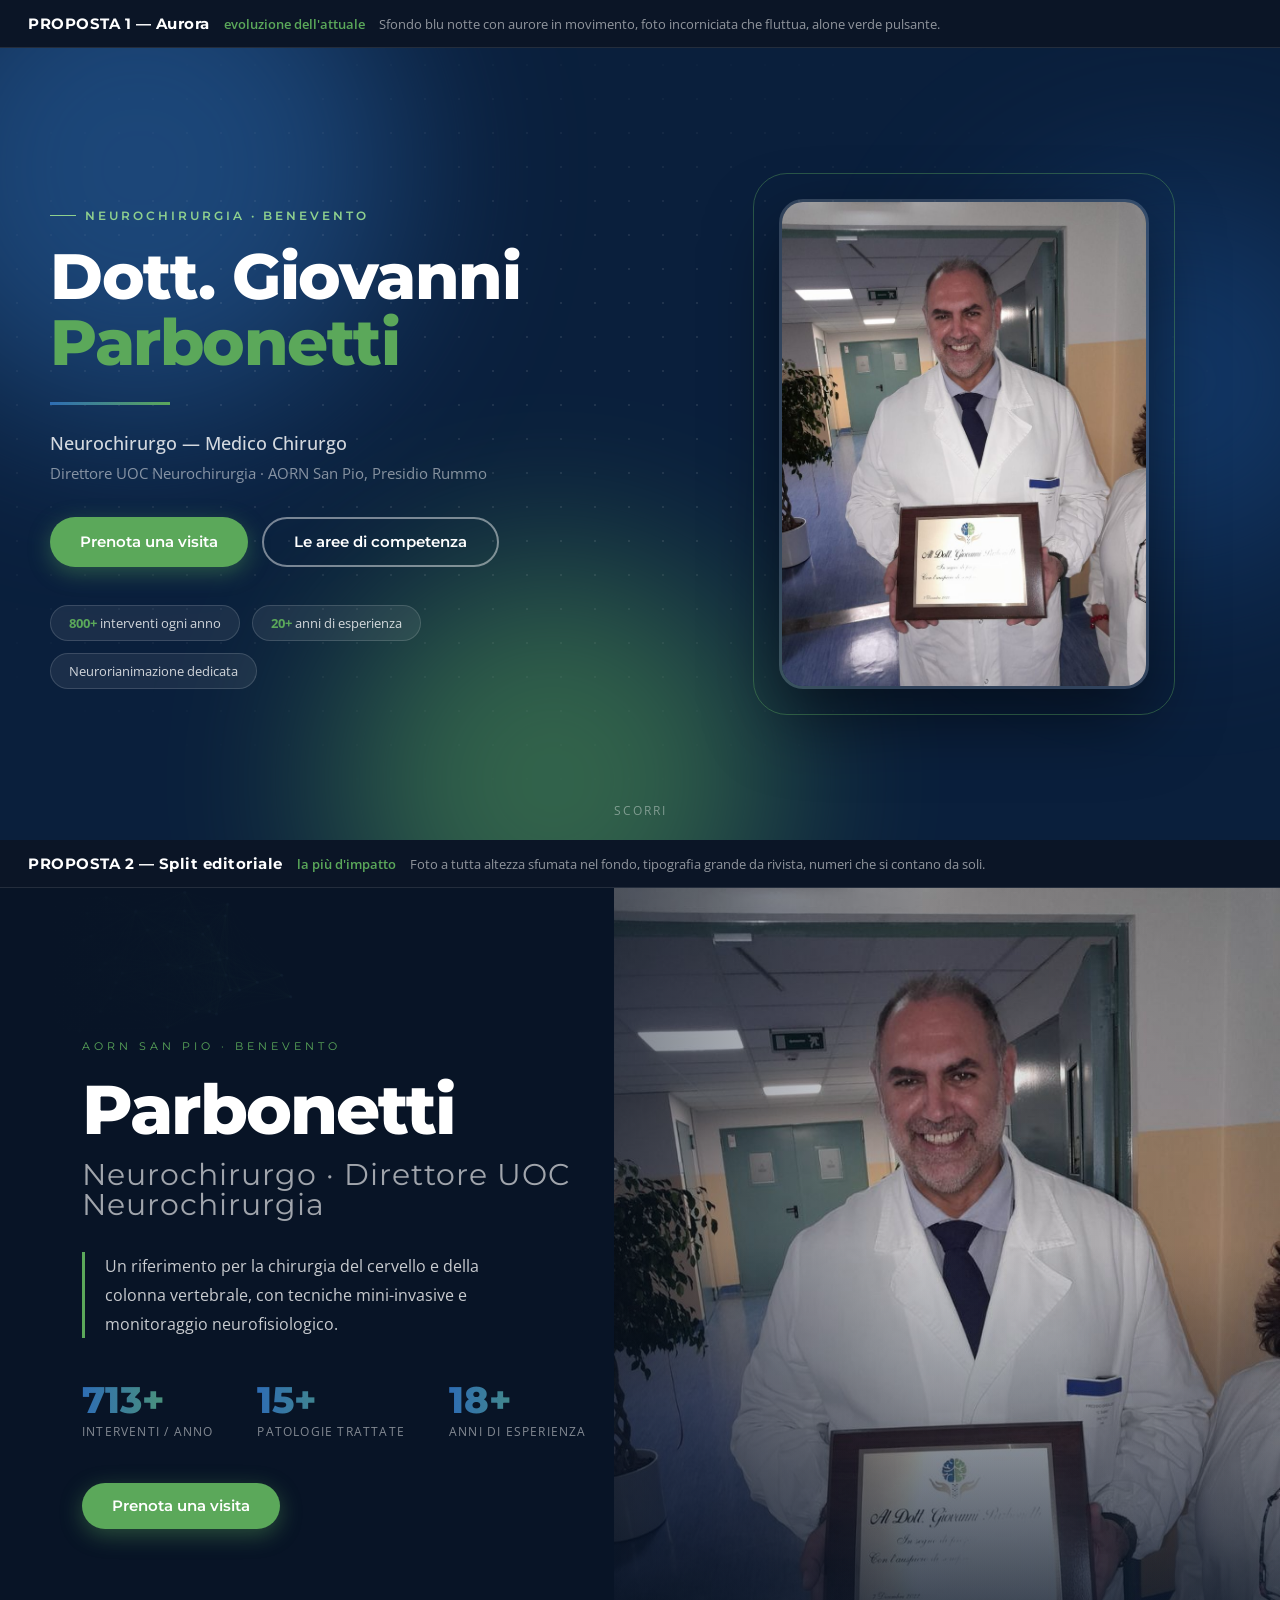
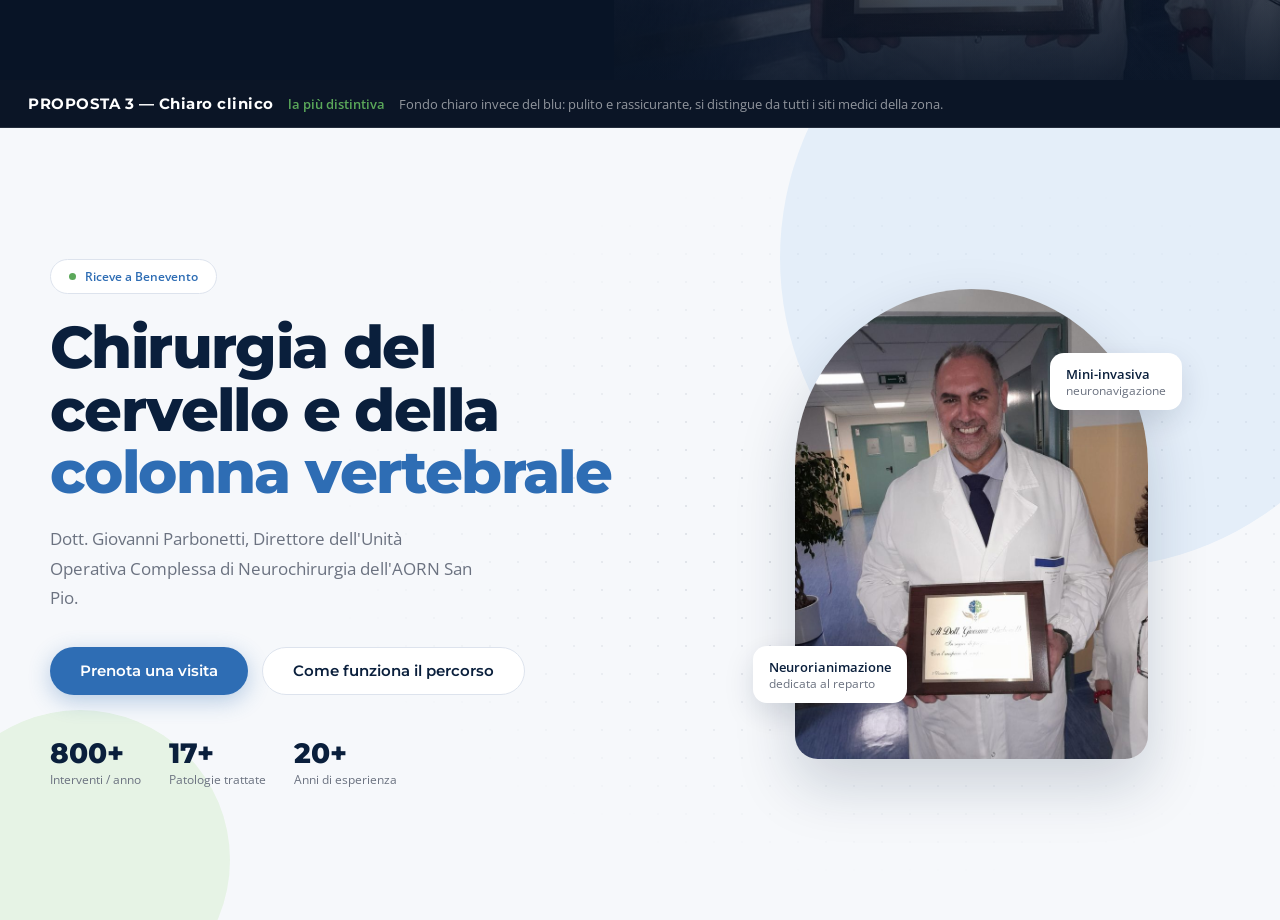
<file: anteprima-hero.html>
<!DOCTYPE html>
<html lang="it">
<head>
<meta charset="UTF-8" />
<meta name="viewport" content="width=device-width, initial-scale=1.0" />
<meta name="robots" content="noindex, nofollow" />
<title>Proposte hero – Dott. Giovanni Parbonetti</title>
<link rel="preconnect" href="https://fonts.googleapis.com" />
<link rel="preconnect" href="https://fonts.gstatic.com" crossorigin />
<link rel="stylesheet" href="https://fonts.googleapis.com/css2?family=Montserrat:wght@400;500;600;700;800&family=Open+Sans:ital,wght@0,400;0,500;0,600;1,400&display=swap" />
<style>
  :root{
    --blue:#2E6DB4; --green:#5BA85A; --dark:#0A1F3C;
    --white:#fff; --gray:#6B7280; --light:#F4F6F9;
  }
  *,*::before,*::after{box-sizing:border-box;margin:0;padding:0;}
  body{font-family:'Open Sans',sans-serif;background:#0b1526;color:#fff;}
  img{display:block;max-width:100%;}

  /* Etichetta della proposta */
  .tag{
    position:sticky;top:0;z-index:50;
    background:#0b1526;border-bottom:1px solid rgba(255,255,255,.1);
    padding:14px 28px;display:flex;align-items:baseline;gap:14px;flex-wrap:wrap;
  }
  .tag b{font-family:'Montserrat',sans-serif;font-size:.95rem;font-weight:700;letter-spacing:.5px;}
  .tag span{font-size:.82rem;color:rgba(255,255,255,.55);}
  .tag em{font-style:normal;color:var(--green);font-weight:600;font-size:.82rem;}

  .hero{position:relative;min-height:88vh;overflow:hidden;display:flex;align-items:center;}
  .wrap{width:100%;max-width:1180px;margin:0 auto;padding:0 32px;}

  @keyframes up{from{opacity:0;transform:translateY(28px);}to{opacity:1;transform:translateY(0);}}
  @keyframes fade{from{opacity:0;}to{opacity:1;}}
  @keyframes inRight{from{opacity:0;transform:translateX(46px);}to{opacity:1;transform:translateX(0);}}
  @keyframes float{0%,100%{transform:translateY(0);}50%{transform:translateY(-14px);}}
  @keyframes drawline{from{transform:scaleX(0);}to{transform:scaleX(1);}}
  @keyframes drift{0%,100%{transform:translate(0,0) scale(1);}33%{transform:translate(40px,-30px) scale(1.12);}66%{transform:translate(-30px,25px) scale(.94);}}
  @keyframes bob{0%,100%{transform:translateY(0);}50%{transform:translateY(9px);}}
  @keyframes ring{0%{transform:scale(.85);opacity:.55;}100%{transform:scale(1.35);opacity:0;}}

  /* ============ 1. AURORA ============ */
  .a{background:var(--dark);}
  .a-blob{position:absolute;border-radius:50%;filter:blur(90px);opacity:.5;pointer-events:none;}
  .a-b1{width:520px;height:520px;background:#2E6DB4;top:-140px;left:-120px;animation:drift 18s ease-in-out infinite;}
  .a-b2{width:440px;height:440px;background:#5BA85A;bottom:-160px;left:26%;animation:drift 23s ease-in-out infinite reverse;}
  .a-b3{width:380px;height:380px;background:#1b4f8f;top:18%;right:-90px;animation:drift 20s ease-in-out infinite;}
  .a-grid{position:absolute;inset:0;background-image:radial-gradient(rgba(255,255,255,.09) 1px,transparent 1px);background-size:34px 34px;mask-image:radial-gradient(ellipse 75% 65% at 40% 45%,#000 30%,transparent 78%);}
  .a-in{position:relative;display:grid;grid-template-columns:1.05fr .95fr;gap:60px;align-items:center;padding:70px 0;}
  .eyebrow{display:inline-flex;align-items:center;gap:9px;font-family:'Montserrat',sans-serif;font-size:.72rem;font-weight:600;letter-spacing:3px;text-transform:uppercase;color:#8fd08e;animation:up .7s ease both;}
  .eyebrow::before{content:'';width:26px;height:1px;background:#8fd08e;}
  .a h1{font-family:'Montserrat',sans-serif;font-weight:800;font-size:clamp(2.4rem,5.2vw,4rem);line-height:1.04;letter-spacing:-1.5px;margin:20px 0 0;animation:up .8s ease .1s both;}
  .a h1 span{display:block;color:var(--green);}
  .a-line{height:3px;width:120px;background:linear-gradient(90deg,var(--blue),var(--green));margin:26px 0;transform-origin:left;animation:drawline .9s cubic-bezier(.2,.8,.3,1) .5s both;}
  .a-role{font-size:1.12rem;color:rgba(255,255,255,.82);font-weight:500;animation:up .8s ease .25s both;}
  .a-hosp{font-size:.92rem;color:rgba(255,255,255,.5);margin-top:8px;animation:up .8s ease .33s both;}
  .a-cta{display:flex;gap:14px;flex-wrap:wrap;margin-top:34px;animation:up .8s ease .42s both;}
  .btn{display:inline-flex;align-items:center;gap:9px;padding:14px 30px;border-radius:50px;font-family:'Montserrat',sans-serif;font-weight:600;font-size:.93rem;text-decoration:none;transition:transform .25s,box-shadow .25s;}
  .btn-g{background:var(--green);color:#fff;box-shadow:0 6px 22px rgba(91,168,90,.4);}
  .btn-o{border:2px solid rgba(255,255,255,.45);color:#fff;}
  .btn:hover{transform:translateY(-3px);}
  .a-chips{display:flex;gap:12px;flex-wrap:wrap;margin-top:38px;}
  .chip{background:rgba(255,255,255,.07);border:1px solid rgba(255,255,255,.14);border-radius:50px;padding:8px 18px;font-size:.82rem;color:rgba(255,255,255,.8);animation:up .7s ease both;}
  .chip b{color:var(--green);font-weight:700;}
  .a-photo{position:relative;justify-self:center;animation:inRight 1s cubic-bezier(.2,.8,.3,1) .3s both;}
  .a-photo>img{width:100%;max-width:390px;height:490px;object-fit:cover;object-position:center top;border-radius:24px;border:3px solid rgba(255,255,255,.16);box-shadow:0 30px 70px rgba(0,0,0,.5);animation:float 6s ease-in-out 1.2s infinite;}
  .a-halo{position:absolute;inset:-26px;border-radius:34px;border:1px solid rgba(91,168,90,.4);animation:ring 3.4s ease-out infinite;}
  .scroll{position:absolute;bottom:22px;left:50%;transform:translateX(-50%);font-size:.72rem;letter-spacing:2px;color:rgba(255,255,255,.4);text-transform:uppercase;animation:bob 2s ease-in-out infinite;}

  /* ============ 2. SPLIT EDITORIALE ============ */
  .b{background:#081426;}
  .b-photo{position:absolute;top:0;right:0;width:52%;height:100%;}
  .b-photo img{width:100%;height:100%;object-fit:cover;object-position:center 18%;}
  .b-mask{position:absolute;inset:0;background:linear-gradient(90deg,#081426 4%,rgba(8,20,38,.75) 34%,rgba(8,20,38,.12) 72%),linear-gradient(0deg,rgba(8,20,38,.9),transparent 55%);}
  .b-net{position:absolute;inset:0;opacity:.5;}
  .b-in{position:relative;max-width:640px;padding:80px 0;}
  .b-kicker{font-family:'Montserrat',sans-serif;font-size:.7rem;letter-spacing:4px;text-transform:uppercase;color:var(--green);animation:up .7s ease both;}
  .b h1{font-family:'Montserrat',sans-serif;font-weight:800;font-size:clamp(2.5rem,5.6vw,4.3rem);line-height:1;letter-spacing:-2px;margin:22px 0 0;animation:up .85s ease .12s both;}
  .b h1 i{font-style:normal;font-weight:400;display:block;font-size:.44em;letter-spacing:1px;color:rgba(255,255,255,.62);margin-top:16px;}
  .b-quote{border-left:3px solid var(--green);padding-left:20px;margin:32px 0 0;font-size:1.02rem;line-height:1.75;color:rgba(255,255,255,.78);max-width:440px;animation:up .85s ease .3s both;}
  .b-nums{display:flex;gap:44px;margin-top:44px;flex-wrap:wrap;animation:up .85s ease .45s both;}
  .b-nums div b{display:block;font-family:'Montserrat',sans-serif;font-size:2.3rem;font-weight:800;background:linear-gradient(90deg,var(--blue),var(--green));-webkit-background-clip:text;background-clip:text;color:transparent;line-height:1;}
  .b-nums div span{font-size:.76rem;color:rgba(255,255,255,.5);text-transform:uppercase;letter-spacing:1.2px;}
  .b-cta{margin-top:42px;animation:up .85s ease .58s both;}

  /* ============ 3. CHIARO CLINICO ============ */
  .c{background:#F6F8FB;color:var(--dark);}
  .c-shape{position:absolute;border-radius:50%;pointer-events:none;}
  .c-s1{width:620px;height:620px;background:#E4EEF9;top:-180px;right:-120px;animation:drift 24s ease-in-out infinite;}
  .c-s2{width:300px;height:300px;background:#E6F3E5;bottom:-90px;left:-70px;animation:drift 19s ease-in-out infinite reverse;}
  .c-dots{position:absolute;inset:0;background-image:radial-gradient(rgba(10,31,60,.10) 1px,transparent 1px);background-size:28px 28px;mask-image:radial-gradient(ellipse 60% 60% at 70% 50%,#000 20%,transparent 75%);}
  .c-in{position:relative;display:grid;grid-template-columns:1fr .85fr;gap:56px;align-items:center;padding:70px 0;}
  .c-badge{display:inline-flex;align-items:center;gap:9px;background:#fff;border:1px solid #DDE3ED;border-radius:50px;padding:8px 18px;font-size:.78rem;font-weight:600;color:var(--blue);animation:up .7s ease both;}
  .c-dot{width:7px;height:7px;border-radius:50%;background:var(--green);}
  .c h1{font-family:'Montserrat',sans-serif;font-weight:800;font-size:clamp(2.3rem,5vw,3.7rem);line-height:1.06;letter-spacing:-1.6px;margin:22px 0 0;color:var(--dark);animation:up .8s ease .1s both;}
  .c h1 span{color:var(--blue);}
  .c-sub{font-size:1.06rem;color:var(--gray);line-height:1.75;margin-top:20px;max-width:430px;animation:up .8s ease .24s both;}
  .c-cta{display:flex;gap:14px;flex-wrap:wrap;margin-top:34px;animation:up .8s ease .36s both;}
  .btn-b{background:var(--blue);color:#fff;box-shadow:0 6px 22px rgba(46,109,180,.32);}
  .btn-w{background:#fff;color:var(--dark);border:1px solid #DDE3ED;}
  .c-trust{display:flex;gap:28px;margin-top:44px;flex-wrap:wrap;animation:up .8s ease .48s both;}
  .c-trust div b{display:block;font-family:'Montserrat',sans-serif;font-size:1.75rem;font-weight:800;color:var(--dark);line-height:1;}
  .c-trust div span{font-size:.76rem;color:var(--gray);}
  .c-photo{position:relative;justify-self:center;animation:inRight 1s cubic-bezier(.2,.8,.3,1) .28s both;}
  .c-photo>img{width:100%;max-width:370px;height:470px;object-fit:cover;object-position:center top;border-radius:200px 200px 26px 26px;box-shadow:0 26px 60px rgba(10,31,60,.18);animation:float 7s ease-in-out 1.2s infinite;}
  .c-pill{position:absolute;background:#fff;border-radius:14px;box-shadow:0 10px 30px rgba(10,31,60,.13);padding:12px 16px;font-size:.8rem;font-weight:600;color:var(--dark);animation:up .8s ease both;}
  .c-p1{bottom:56px;left:-42px;animation-delay:.9s;}
  .c-p2{top:64px;right:-34px;animation-delay:1.1s;}
  .c-pill small{display:block;font-weight:400;color:var(--gray);font-size:.72rem;}

  @media(max-width:900px){
    .a-in,.c-in{grid-template-columns:1fr;gap:40px;}
    .a-photo,.c-photo{order:-1;}
    .a-photo>img,.c-photo>img{max-width:270px;height:330px;margin:0 auto;}
    .b-photo{width:100%;opacity:.32;}
    .b-mask{background:linear-gradient(0deg,#081426 22%,rgba(8,20,38,.86) 60%,rgba(8,20,38,.6));}
    .c-p1,.c-p2{display:none;}
    .wrap{padding:0 22px;}
  }
</style>
</head>
<body>

<div class="tag"><b>PROPOSTA 1 — Aurora</b> <em>evoluzione dell'attuale</em> <span>Sfondo blu notte con aurore in movimento, foto incorniciata che fluttua, alone verde pulsante.</span></div>
<section class="hero a">
  <div class="a-blob a-b1"></div><div class="a-blob a-b2"></div><div class="a-blob a-b3"></div>
  <div class="a-grid"></div>
  <div class="wrap a-in">
    <div>
      <p class="eyebrow">Neurochirurgia · Benevento</p>
      <h1>Dott. Giovanni<span>Parbonetti</span></h1>
      <div class="a-line"></div>
      <p class="a-role">Neurochirurgo — Medico Chirurgo</p>
      <p class="a-hosp">Direttore UOC Neurochirurgia · AORN San Pio, Presidio Rummo</p>
      <div class="a-cta">
        <a href="#" class="btn btn-g">Prenota una visita</a>
        <a href="#" class="btn btn-o">Le aree di competenza</a>
      </div>
      <div class="a-chips">
        <span class="chip" style="animation-delay:.7s"><b>800+</b> interventi ogni anno</span>
        <span class="chip" style="animation-delay:.82s"><b>20+</b> anni di esperienza</span>
        <span class="chip" style="animation-delay:.94s">Neurorianimazione dedicata</span>
      </div>
    </div>
    <div class="a-photo">
      <div class="a-halo"></div>
      <img src="PHOTO-2025-05-21-15-43-56.jpg" alt="Dott. Giovanni Parbonetti" />
    </div>
  </div>
  <div class="scroll">scorri</div>
</section>

<div class="tag"><b>PROPOSTA 2 — Split editoriale</b> <em>la più d'impatto</em> <span>Foto a tutta altezza sfumata nel fondo, tipografia grande da rivista, numeri che si contano da soli.</span></div>
<section class="hero b">
  <div class="b-photo">
    <img src="PHOTO-2025-05-21-15-43-56.jpg" alt="Dott. Giovanni Parbonetti" />
  </div>
  <canvas class="b-net" id="netCanvas"></canvas>
  <div class="b-mask"></div>
  <div class="wrap">
    <div class="b-in">
      <p class="b-kicker">AORN San Pio · Benevento</p>
      <h1>Parbonetti<i>Neurochirurgo · Direttore UOC Neurochirurgia</i></h1>
      <p class="b-quote">Un riferimento per la chirurgia del cervello e della colonna vertebrale, con tecniche mini-invasive e monitoraggio neurofisiologico.</p>
      <div class="b-nums">
        <div><b data-n="800">0</b><span>Interventi / anno</span></div>
        <div><b data-n="17">0</b><span>Patologie trattate</span></div>
        <div><b data-n="20">0</b><span>Anni di esperienza</span></div>
      </div>
      <div class="b-cta">
        <a href="#" class="btn btn-g">Prenota una visita</a>
      </div>
    </div>
  </div>
</section>

<div class="tag"><b>PROPOSTA 3 — Chiaro clinico</b> <em>la più distintiva</em> <span>Fondo chiaro invece del blu: pulito e rassicurante, si distingue da tutti i siti medici della zona.</span></div>
<section class="hero c">
  <div class="c-shape c-s1"></div><div class="c-shape c-s2"></div>
  <div class="c-dots"></div>
  <div class="wrap c-in">
    <div>
      <span class="c-badge"><span class="c-dot"></span> Riceve a Benevento</span>
      <h1>Chirurgia del cervello e della <span>colonna vertebrale</span></h1>
      <p class="c-sub">Dott. Giovanni Parbonetti, Direttore dell'Unità Operativa Complessa di Neurochirurgia dell'AORN San Pio.</p>
      <div class="c-cta">
        <a href="#" class="btn btn-b">Prenota una visita</a>
        <a href="#" class="btn btn-w">Come funziona il percorso</a>
      </div>
      <div class="c-trust">
        <div><b>800+</b><span>Interventi / anno</span></div>
        <div><b>17+</b><span>Patologie trattate</span></div>
        <div><b>20+</b><span>Anni di esperienza</span></div>
      </div>
    </div>
    <div class="c-photo">
      <img src="PHOTO-2025-05-21-15-43-56.jpg" alt="Dott. Giovanni Parbonetti" />
      <div class="c-pill c-p1">Neurorianimazione<small>dedicata al reparto</small></div>
      <div class="c-pill c-p2">Mini-invasiva<small>neuronavigazione</small></div>
    </div>
  </div>
</section>

<script>
(function(){
  var cv=document.getElementById('netCanvas');
  if(cv&&cv.getContext){
    var ctx=cv.getContext('2d'),P=[],W=0,H=0;
    function size(){var r=cv.getBoundingClientRect();W=r.width;H=r.height;if(W<2||H<2)return false;
      var d=Math.min(window.devicePixelRatio||1,2);cv.width=W*d;cv.height=H*d;ctx.setTransform(d,0,0,d,0,0);return true;}
    for(var i=0;i<58;i++)P.push({x:Math.random(),y:Math.random(),vx:(Math.random()-.5)*.00035,vy:(Math.random()-.5)*.00035});
    function loop(){
      if(!size()){requestAnimationFrame(loop);return;}
      ctx.clearRect(0,0,W,H);
      for(var i=0;i<P.length;i++){var p=P[i];p.x+=p.vx;p.y+=p.vy;
        if(p.x<0||p.x>1)p.vx*=-1; if(p.y<0||p.y>1)p.vy*=-1;}
      for(var i=0;i<P.length;i++){for(var j=i+1;j<P.length;j++){
        var a=P[i],b=P[j],dx=(a.x-b.x)*W,dy=(a.y-b.y)*H,d2=dx*dx+dy*dy;
        if(d2<20000){ctx.strokeStyle='rgba(91,168,90,'+(0.16*(1-d2/20000)).toFixed(3)+')';ctx.lineWidth=1;
          ctx.beginPath();ctx.moveTo(a.x*W,a.y*H);ctx.lineTo(b.x*W,b.y*H);ctx.stroke();}}}
      for(var i=0;i<P.length;i++){var p=P[i];ctx.fillStyle='rgba(140,200,255,.5)';
        ctx.beginPath();ctx.arc(p.x*W,p.y*H,1.5,0,6.283);ctx.fill();}
      requestAnimationFrame(loop);
    }
    requestAnimationFrame(loop);
  }
  var nums=document.querySelectorAll('.b-nums b[data-n]');
  var seen=false;
  function run(){
    if(seen)return; seen=true;
    nums.forEach(function(el){
      var target=+el.getAttribute('data-n'),t0=performance.now();
      function step(now){var k=Math.min((now-t0)/1500,1);
        el.textContent=Math.round(target*(1-Math.pow(1-k,3)))+'+';
        if(k<1)requestAnimationFrame(step);}
      requestAnimationFrame(step);
    });
  }
  if('IntersectionObserver' in window && nums.length){
    var io=new IntersectionObserver(function(e){e.forEach(function(x){if(x.isIntersecting)run();});},{threshold:.4});
    io.observe(nums[0]);
  } else { run(); }
})();
</script>
</body>
</html>
</file>
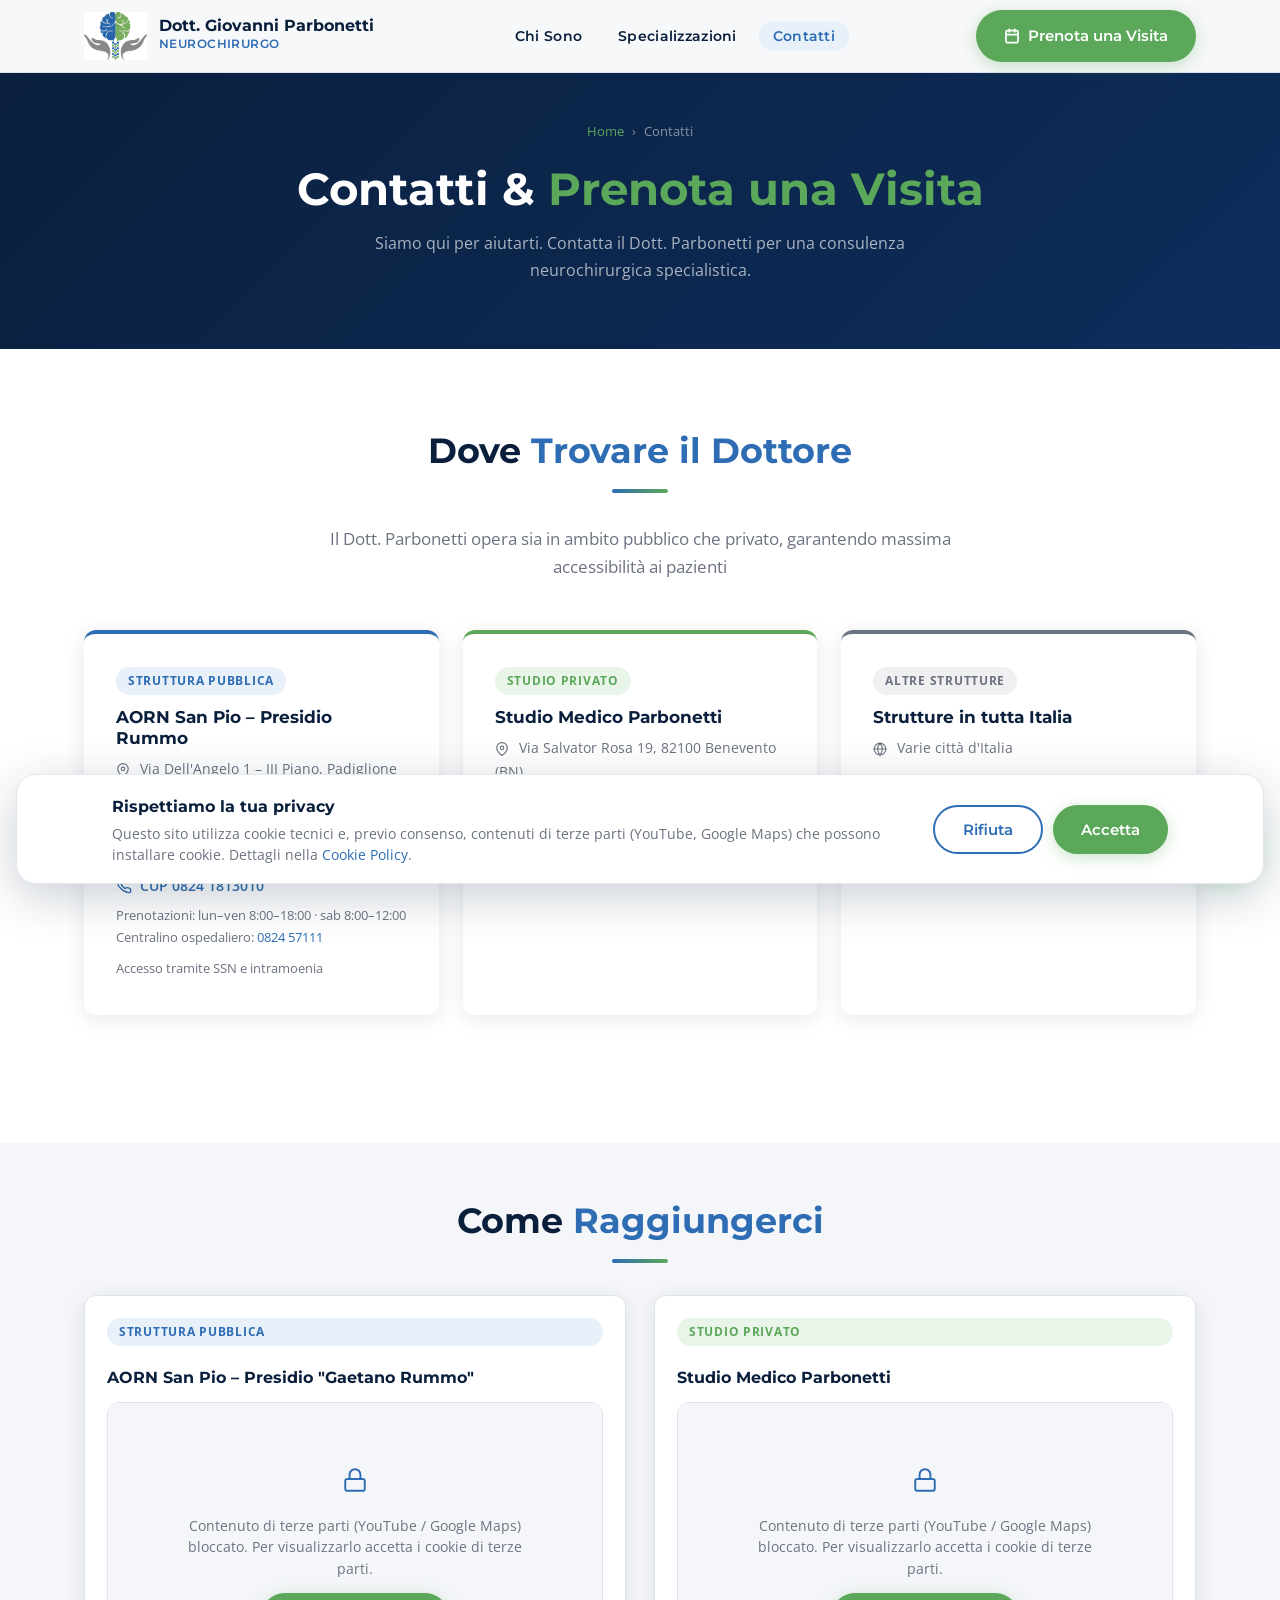
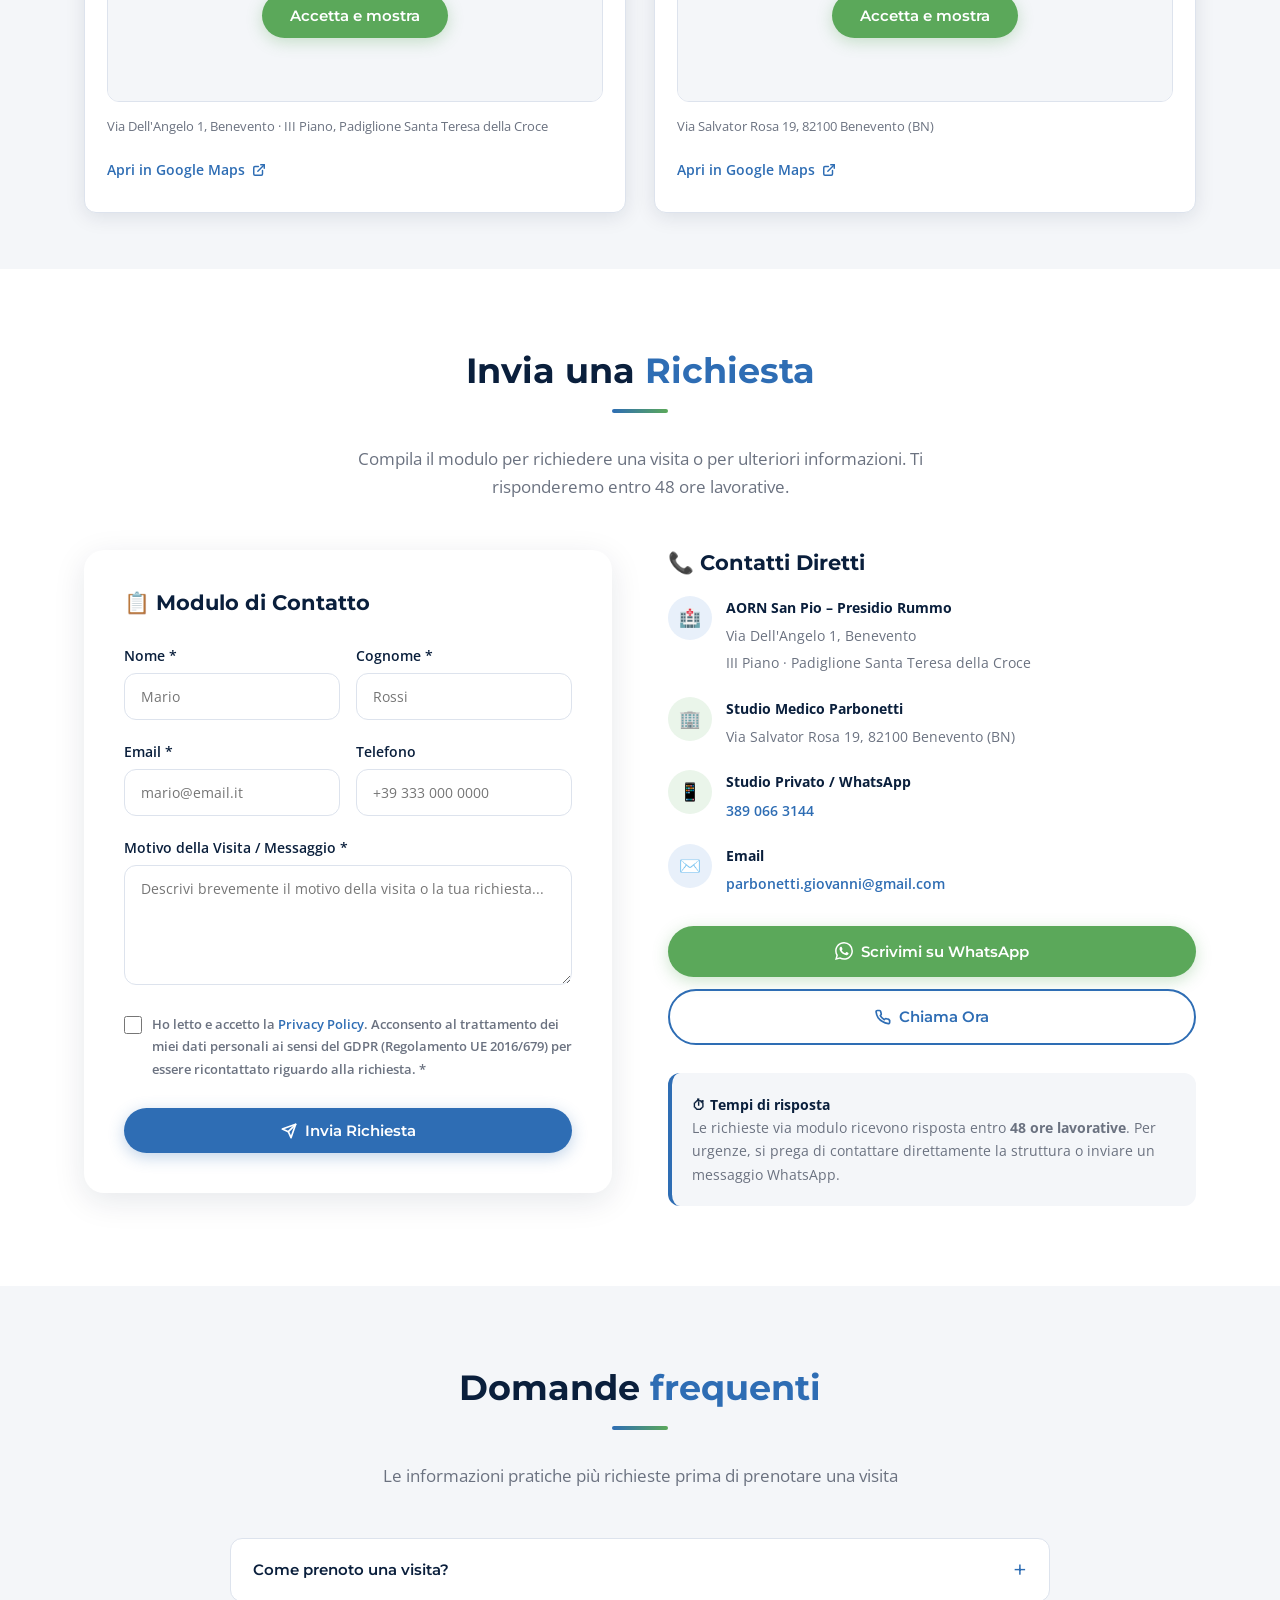
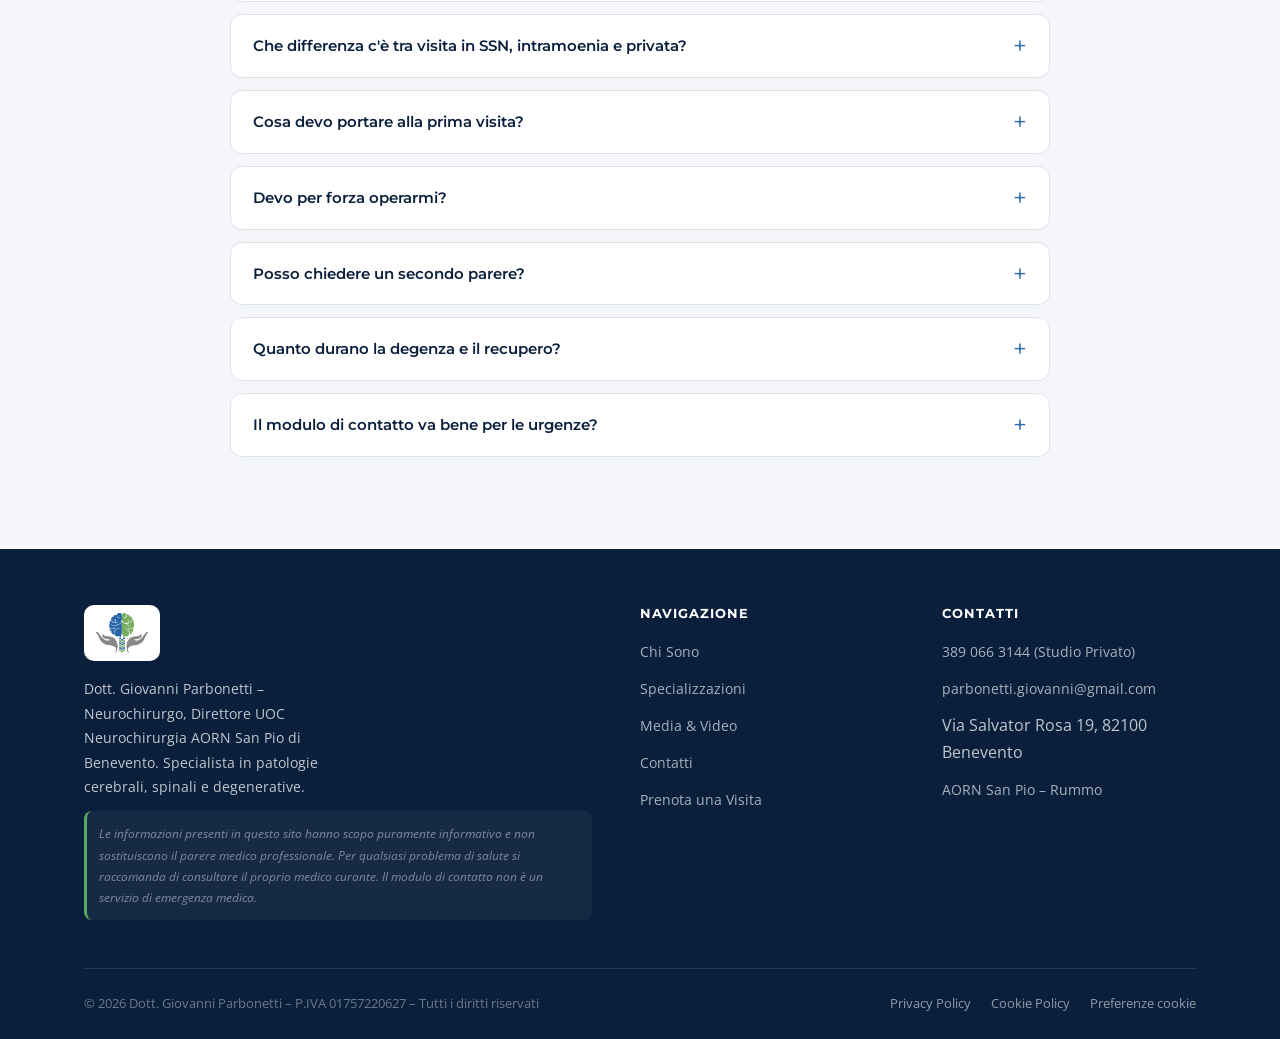
<file: contatti.html>
<!DOCTYPE html>
<html lang="it">
<head>
  <meta charset="UTF-8" />
  <meta name="viewport" content="width=device-width, initial-scale=1.0" />
  <meta name="description" content="Contatta il Dott. Giovanni Parbonetti – Neurochirurgo. Prenota una visita neurochirurgica presso l'AORN San Pio di Benevento o la Caudimed Clinic." />
  <title>Contatti & Prenota – Dott. Giovanni Parbonetti Neurochirurgo</title>
  <meta name="theme-color" content="#0A1F3C" />

  <!-- Open Graph / social -->
  <meta property="og:type" content="website" />
  <meta property="og:title" content="Contatti & Prenota – Dott. Giovanni Parbonetti Neurochirurgo" />
  <meta property="og:description" content="Contatta il Dott. Giovanni Parbonetti per una visita neurochirurgica. AORN San Pio di Benevento e studio privato." />
  <meta property="og:image" content="PHOTO-2025-05-21-15-43-56.jpg" />
  <meta property="og:locale" content="it_IT" />
  <meta name="twitter:card" content="summary_large_image" />

  <!-- Google Fonts (preconnect per caricamento rapido) -->
  <link rel="preconnect" href="https://fonts.googleapis.com" />
  <link rel="preconnect" href="https://fonts.gstatic.com" crossorigin />
  <link rel="stylesheet" href="https://fonts.googleapis.com/css2?family=Montserrat:wght@400;500;600;700;800&family=Open+Sans:ital,wght@0,400;0,500;0,600;1,400&display=swap" />

  <link rel="stylesheet" href="style.css" />
  <link rel="icon" type="image/jpeg" href="PHOTO-2025-06-05-13-00-34.jpg" />

  <!-- Dati strutturati FAQ: consentono a Google di mostrare le domande
       direttamente nei risultati di ricerca. I testi devono restare
       identici a quelli visibili nella sezione "Domande frequenti". -->
  <script type="application/ld+json">
  {
    "@context": "https://schema.org",
    "@type": "FAQPage",
    "mainEntity": [
      {
        "@type": "Question",
        "name": "Come prenoto una visita?",
        "acceptedAnswer": {
          "@type": "Answer",
          "text": "Con il Servizio Sanitario Nazionale si prenota tramite il CUP dell'AORN San Pio, 0824 1813010, con l'impegnativa del medico di base. In studio privato si prenota chiamando lo 389 066 3144 oppure compilando il modulo di contatto."
        }
      },
      {
        "@type": "Question",
        "name": "Che differenza c'è tra visita in SSN, intramoenia e privata?",
        "acceptedAnswer": {
          "@type": "Answer",
          "text": "In SSN si prenota al CUP con l'impegnativa e si paga solo il ticket, se dovuto, e il medico viene assegnato dalla struttura. L'intramoenia è l'attività libero professionale svolta dentro l'ospedale: si sceglie il medico, i tempi sono di norma più brevi e la tariffa è a carico del paziente, stabilita dall'azienda ospedaliera. Lo studio privato prevede la visita in studio con tariffa privata."
        }
      },
      {
        "@type": "Question",
        "name": "Cosa devo portare alla prima visita?",
        "acceptedAnswer": {
          "@type": "Answer",
          "text": "La documentazione clinica precedente, gli esami di imaging come risonanza, TC e radiografie possibilmente su CD o in originale e non soltanto il referto, l'elenco dei farmaci assunti segnalando in particolare anticoagulanti e antiaggreganti, gli esami del sangue recenti se disponibili, oltre a tessera sanitaria e impegnativa per le visite in SSN."
        }
      },
      {
        "@type": "Question",
        "name": "Devo per forza operarmi?",
        "acceptedAnswer": {
          "@type": "Answer",
          "text": "No. Molte patologie della colonna e del sistema nervoso vengono seguite senza ricorrere alla chirurgia, almeno in una prima fase. La visita serve a valutare se l'intervento sia indicato, quando e con quale tecnica, oppure se sia preferibile un percorso conservativo."
        }
      },
      {
        "@type": "Question",
        "name": "Posso chiedere un secondo parere?",
        "acceptedAnswer": {
          "@type": "Answer",
          "text": "Sì, è una richiesta legittima e frequente. È utile portare tutta la documentazione già in proprio possesso e le immagini degli esami, così da poter valutare il caso senza doverli ripetere."
        }
      },
      {
        "@type": "Question",
        "name": "Quanto durano la degenza e il recupero?",
        "acceptedAnswer": {
          "@type": "Answer",
          "text": "Non esistono tempi validi per tutti: dipendono dalla patologia, dal tipo di intervento e dalle condizioni generali della persona. Vengono indicati caso per caso nel corso della visita e prima dell'eventuale intervento."
        }
      },
      {
        "@type": "Question",
        "name": "Il modulo di contatto va bene per le urgenze?",
        "acceptedAnswer": {
          "@type": "Answer",
          "text": "No. Il modulo serve per richieste non urgenti e le risposte non sono immediate. In caso di urgenza occorre chiamare il 118 o rivolgersi al Pronto Soccorso più vicino."
        }
      }
    ]
  }
  </script>
</head>
<body>
<div class="scroll-progress" aria-hidden="true"></div>

<!-- ======== NAVBAR ======== -->
<nav class="navbar" id="navbar">
  <div class="container navbar-inner">
    <a href="index.html" class="navbar-brand">
      <img src="PHOTO-2025-06-05-13-00-34.jpg" alt="Logo Dott. Parbonetti" class="navbar-logo" />
      <div class="navbar-brand-text">
        <div class="navbar-brand-name">Dott. Giovanni Parbonetti</div>
        <div class="navbar-brand-title">Neurochirurgo</div>
      </div>
    </a>
    <ul class="nav-links">
      <li><a href="index.html">Chi Sono</a></li>
      <li><a href="specializzazioni.html">Specializzazioni</a></li>
      <li><a href="contatti.html" class="active">Contatti</a></li>
    </ul>
    <a href="#prenota" class="btn btn-green navbar-cta">
      <svg xmlns="http://www.w3.org/2000/svg" width="16" height="16" viewBox="0 0 24 24" fill="none" stroke="currentColor" stroke-width="2.5" stroke-linecap="round" stroke-linejoin="round"><rect x="3" y="4" width="18" height="18" rx="2"/><line x1="16" y1="2" x2="16" y2="6"/><line x1="8" y1="2" x2="8" y2="6"/><line x1="3" y1="10" x2="21" y2="10"/></svg>
      Prenota una Visita
    </a>
    <button class="hamburger" id="hamburger" aria-label="Menu">
      <span></span><span></span><span></span>
    </button>
  </div>
</nav>
<div class="mobile-menu" id="mobileMenu">
  <a href="index.html">Chi Sono</a>
  <a href="specializzazioni.html">Specializzazioni & Media</a>
  <a href="contatti.html">Contatti</a>
  <a href="#prenota" class="btn btn-green">Prenota una Visita</a>
</div>

<!-- ======== PAGE HERO ======== -->
<div class="page-hero">
  <div class="container page-content">
    <div class="breadcrumb">
      <a href="index.html">Home</a>
      <span>›</span>
      <span>Contatti</span>
    </div>
    <h1>Contatti &amp; <span style="color:var(--green);">Prenota una Visita</span></h1>
    <p>Siamo qui per aiutarti. Contatta il Dott. Parbonetti per una consulenza neurochirurgica specialistica.</p>
  </div>
</div>

<!-- ======== STRUTTURE ======== -->
<section class="section-pad">
  <div class="container">
    <div class="section-header fade-in">
      <h2 class="section-title">Dove <span>Trovare il Dottore</span></h2>
      <div class="divider"></div>
      <p class="section-subtitle">Il Dott. Parbonetti opera sia in ambito pubblico che privato, garantendo massima accessibilità ai pazienti</p>
    </div>

    <div class="strutture-grid">

      <div class="struttura-card pubblica fade-in">
        <span class="struttura-tipo pubblica">Struttura Pubblica</span>
        <h3>AORN San Pio – Presidio Rummo</h3>
        <p>
          <svg style="display:inline;vertical-align:middle;margin-right:6px" xmlns="http://www.w3.org/2000/svg" width="14" height="14" viewBox="0 0 24 24" fill="none" stroke="currentColor" stroke-width="2" stroke-linecap="round" stroke-linejoin="round"><path d="M21 10c0 7-9 13-9 13s-9-6-9-13a9 9 0 0 1 18 0z"/><circle cx="12" cy="10" r="3"/></svg>
          Via Dell'Angelo 1 – III Piano, Padiglione Santa Teresa della Croce, Benevento
        </p>
        <p style="margin-top:8px; font-size:0.83rem; color:var(--gray);">
          UOC Neurochirurgia · Con Neurorianimazione dedicata
        </p>
        <!-- CUP (Centro Unico di Prenotazione) dell'AORN San Pio.
             Numero e orari verificati sul portale ufficiale aosanpio.it -->
        <a class="struttura-tel" href="tel:+3908241813010">
          <svg xmlns="http://www.w3.org/2000/svg" width="16" height="16" viewBox="0 0 24 24" fill="none" stroke="currentColor" stroke-width="2" stroke-linecap="round" stroke-linejoin="round"><path d="M22 16.92v3a2 2 0 0 1-2.18 2 19.79 19.79 0 0 1-8.63-3.07A19.5 19.5 0 0 1 4.69 13.1a19.79 19.79 0 0 1-3.07-8.67A2 2 0 0 1 3.6 2.22h3a2 2 0 0 1 2 1.72c.127.96.361 1.903.7 2.81a2 2 0 0 1-.45 2.11L7.91 9.91a16 16 0 0 0 6.07 6.07l.95-.95a2 2 0 0 1 2.11-.45c.907.339 1.85.573 2.81.7a2 2 0 0 1 1.72 2.02z"/></svg>
          CUP 0824 1813010
        </a>
        <p style="font-size:0.82rem; color:var(--gray); margin-top:6px;">
          Prenotazioni: lun–ven 8:00–18:00 · sab 8:00–12:00<br />
          Centralino ospedaliero: <a href="tel:+39082457111" style="color:var(--blue);">0824 57111</a>
        </p>
        <p style="font-size:0.82rem; color:var(--gray); margin-top:8px;">Accesso tramite SSN e intramoenia</p>
      </div>

      <div class="struttura-card privata fade-in">
        <span class="struttura-tipo privata">Studio Privato</span>
        <h3>Studio Medico Parbonetti</h3>
        <p>
          <svg style="display:inline;vertical-align:middle;margin-right:6px" xmlns="http://www.w3.org/2000/svg" width="14" height="14" viewBox="0 0 24 24" fill="none" stroke="currentColor" stroke-width="2" stroke-linecap="round" stroke-linejoin="round"><path d="M21 10c0 7-9 13-9 13s-9-6-9-13a9 9 0 0 1 18 0z"/><circle cx="12" cy="10" r="3"/></svg>
          Via Salvator Rosa 19, 82100 Benevento (BN)
        </p>
        <p style="margin-top:8px; font-size:0.83rem; color:var(--gray);">
          Visite specialistiche private · Massima disponibilità e tempi rapidi
        </p>
        <div class="struttura-tel">
          <svg xmlns="http://www.w3.org/2000/svg" width="16" height="16" viewBox="0 0 24 24" fill="none" stroke="currentColor" stroke-width="2" stroke-linecap="round" stroke-linejoin="round"><path d="M22 16.92v3a2 2 0 0 1-2.18 2 19.79 19.79 0 0 1-8.63-3.07A19.5 19.5 0 0 1 4.69 13.1a19.79 19.79 0 0 1-3.07-8.67A2 2 0 0 1 3.6 2.22h3a2 2 0 0 1 2 1.72c.127.96.361 1.903.7 2.81a2 2 0 0 1-.45 2.11L7.91 9.91a16 16 0 0 0 6.07 6.07l.95-.95a2 2 0 0 1 2.11-.45c.907.339 1.85.573 2.81.7a2 2 0 0 1 1.72 2.02z"/></svg>
          <a href="tel:+393890663144" style="color:inherit;">389 066 3144</a>
        </div>
      </div>

      <div class="struttura-card fade-in" style="border-top-color: var(--gray);">
        <span class="struttura-tipo" style="background:#f0f0f2; color:var(--gray);">Altre Strutture</span>
        <h3>Strutture in tutta Italia</h3>
        <p>
          <svg style="display:inline;vertical-align:middle;margin-right:6px" xmlns="http://www.w3.org/2000/svg" width="14" height="14" viewBox="0 0 24 24" fill="none" stroke="currentColor" stroke-width="2" stroke-linecap="round" stroke-linejoin="round"><circle cx="12" cy="12" r="10"/><line x1="2" y1="12" x2="22" y2="12"/><path d="M12 2a15.3 15.3 0 0 1 4 10 15.3 15.3 0 0 1-4 10 15.3 15.3 0 0 1-4-10 15.3 15.3 0 0 1 4-10z"/></svg>
          Varie città d'Italia
        </p>
        <p style="margin-top:8px; font-size:0.83rem; color:var(--gray);">
          Il Dott. Parbonetti opera anche in diverse strutture sul territorio nazionale. Contattaci per informazioni sulle sedi disponibili.
        </p>
        <!-- 📍 Inserire qui le strutture aggiuntive quando disponibili -->
        <div class="struttura-tel">
          <svg xmlns="http://www.w3.org/2000/svg" width="16" height="16" viewBox="0 0 24 24" fill="none" stroke="currentColor" stroke-width="2" stroke-linecap="round" stroke-linejoin="round"><path d="M21 15a2 2 0 0 1-2 2H7l-4 4V5a2 2 0 0 1 2-2h14a2 2 0 0 1 2 2z"/></svg>
          <a href="#prenota" style="color:inherit;">Richiedi informazioni</a>
        </div>
      </div>

    </div>
  </div>
</section>

<!-- ======== MAPPA ======== -->
<section class="section-pad-sm bg-light">
  <div class="container">
    <div class="section-header fade-in" style="margin-bottom: 32px;">
      <h2 class="section-title">Come <span>Raggiungerci</span></h2>
      <div class="divider"></div>
    </div>
    <!-- Le mappe restano bloccate finché l'utente non accetta i cookie:
         l'URL sta in data-consent-src e consent.js lo sposta su src dopo il consenso.
         Formato URL: quello generato da Google stesso (pb=!1m3!2m1!1s<indirizzo>!6i<zoom>).
         NON usare pb con place-ID inventati: Google restituisce un riquadro vuoto. -->
    <div class="mappe-grid">

      <div class="mappa-card">
        <span class="struttura-tipo pubblica">Struttura Pubblica</span>
        <h3>AORN San Pio – Presidio "Gaetano Rummo"</h3>
        <div class="map-wrap">
          <iframe
            data-consent-src="https://www.google.com/maps/embed?origin=mfe&amp;pb=!1m3!2m1!1sVia+dell%27Angelo+1,+82100+Benevento+BN!6i16"
            title="Mappa dell'AORN San Pio, Via dell'Angelo 1, Benevento"
            allowfullscreen
            loading="lazy"
            referrerpolicy="no-referrer-when-downgrade"></iframe>
        </div>
        <p class="mappa-nota">Via Dell'Angelo 1, Benevento · III Piano, Padiglione Santa Teresa della Croce</p>
        <a class="mappa-link" href="https://www.google.com/maps/search/?api=1&amp;query=Via%20dell%27Angelo%201%2C%2082100%20Benevento" target="_blank" rel="noopener">
          Apri in Google Maps
          <svg xmlns="http://www.w3.org/2000/svg" width="14" height="14" viewBox="0 0 24 24" fill="none" stroke="currentColor" stroke-width="2.5" stroke-linecap="round" stroke-linejoin="round"><path d="M18 13v6a2 2 0 0 1-2 2H5a2 2 0 0 1-2-2V8a2 2 0 0 1 2-2h6"/><polyline points="15 3 21 3 21 9"/><line x1="10" y1="14" x2="21" y2="3"/></svg>
        </a>
      </div>

      <div class="mappa-card">
        <span class="struttura-tipo privata">Studio Privato</span>
        <h3>Studio Medico Parbonetti</h3>
        <div class="map-wrap">
          <iframe
            data-consent-src="https://www.google.com/maps/embed?origin=mfe&amp;pb=!1m3!2m1!1sVia+Salvator+Rosa+19,+82100+Benevento+BN!6i16"
            title="Mappa dello Studio Medico Parbonetti, Via Salvator Rosa 19, Benevento"
            allowfullscreen
            loading="lazy"
            referrerpolicy="no-referrer-when-downgrade"></iframe>
        </div>
        <p class="mappa-nota">Via Salvator Rosa 19, 82100 Benevento (BN)</p>
        <a class="mappa-link" href="https://www.google.com/maps/search/?api=1&amp;query=Via%20Salvator%20Rosa%2019%2C%2082100%20Benevento" target="_blank" rel="noopener">
          Apri in Google Maps
          <svg xmlns="http://www.w3.org/2000/svg" width="14" height="14" viewBox="0 0 24 24" fill="none" stroke="currentColor" stroke-width="2.5" stroke-linecap="round" stroke-linejoin="round"><path d="M18 13v6a2 2 0 0 1-2 2H5a2 2 0 0 1-2-2V8a2 2 0 0 1 2-2h6"/><polyline points="15 3 21 3 21 9"/><line x1="10" y1="14" x2="21" y2="3"/></svg>
        </a>
      </div>

    </div>
  </div>
</section>

<!-- ======== FORM + INFO ======== -->
<section class="section-pad" id="prenota">
  <div class="container">
    <div class="section-header fade-in">
      <h2 class="section-title">Invia una <span>Richiesta</span></h2>
      <div class="divider"></div>
      <p class="section-subtitle">Compila il modulo per richiedere una visita o per ulteriori informazioni. Ti risponderemo entro 48 ore lavorative.</p>
    </div>

    <div class="contact-grid">

      <!-- FORM -->
      <div class="contact-form fade-in">
        <h3>📋 Modulo di Contatto</h3>
        <form id="contactForm" novalidate>
          <div class="form-row">
            <div class="form-group">
              <label for="nome">Nome *</label>
              <input type="text" id="nome" name="nome" placeholder="Mario" required />
            </div>
            <div class="form-group">
              <label for="cognome">Cognome *</label>
              <input type="text" id="cognome" name="cognome" placeholder="Rossi" required />
            </div>
          </div>
          <div class="form-row">
            <div class="form-group">
              <label for="email">Email *</label>
              <input type="email" id="email" name="email" placeholder="mario@email.it" required />
            </div>
            <div class="form-group">
              <label for="telefono">Telefono</label>
              <input type="tel" id="telefono" name="telefono" placeholder="+39 333 000 0000" />
            </div>
          </div>
          <div class="form-group">
            <label for="motivo">Motivo della Visita / Messaggio *</label>
            <textarea id="motivo" name="motivo" placeholder="Descrivi brevemente il motivo della visita o la tua richiesta..." required></textarea>
          </div>
          <div class="form-group">
            <div class="checkbox-group">
              <input type="checkbox" id="privacy" name="privacy" required />
              <label for="privacy">
                Ho letto e accetto la <a href="privacy.html" target="_blank" rel="noopener">Privacy Policy</a>. Acconsento al trattamento dei miei dati personali ai sensi del GDPR (Regolamento UE 2016/679) per essere ricontattato riguardo alla richiesta. *
              </label>
            </div>
          </div>
          <button type="submit" class="btn btn-primary form-submit">
            <svg xmlns="http://www.w3.org/2000/svg" width="16" height="16" viewBox="0 0 24 24" fill="none" stroke="currentColor" stroke-width="2.5" stroke-linecap="round" stroke-linejoin="round"><line x1="22" y1="2" x2="11" y2="13"/><polygon points="22 2 15 22 11 13 2 9 22 2"/></svg>
            Invia Richiesta
          </button>
          <div id="formMsg" style="display:none; margin-top:16px; padding:14px; border-radius:8px; font-size:0.88rem;"></div>
        </form>
      </div>

      <!-- INFO CONTATTO -->
      <div class="contact-info fade-in">
        <h3>📞 Contatti Diretti</h3>

        <div class="contact-info-item">
          <div class="contact-info-icon blue">🏥</div>
          <div>
            <strong>AORN San Pio – Presidio Rummo</strong>
            <span>Via Dell'Angelo 1, Benevento<br>III Piano · Padiglione Santa Teresa della Croce</span>
          </div>
        </div>

        <div class="contact-info-item">
          <div class="contact-info-icon green">🏢</div>
          <div>
            <strong>Studio Medico Parbonetti</strong>
            <span>Via Salvator Rosa 19, 82100 Benevento (BN)</span>
          </div>
        </div>

        <div class="contact-info-item">
          <div class="contact-info-icon green">📱</div>
          <div>
            <strong>Studio Privato / WhatsApp</strong>
            <span><a href="tel:+393890663144" style="color:var(--blue); font-weight:600;">389 066 3144</a></span>
          </div>
        </div>

        <div class="contact-info-item">
          <div class="contact-info-icon blue">✉️</div>
          <div>
            <strong>Email</strong>
            <span><a href="mailto:parbonetti.giovanni@gmail.com" style="color:var(--blue); font-weight:600;">parbonetti.giovanni@gmail.com</a></span>
          </div>
        </div>

        <!-- Placeholder social -->
        <!-- 🔗 LinkedIn: <div class="contact-info-item">
          <div class="contact-info-icon blue">💼</div>
          <div>
            <strong>LinkedIn</strong>
            <span><a href="https://linkedin.com/in/..." target="_blank">Profilo LinkedIn</a></span>
          </div>
        </div> -->

        <div class="cta-contact-btns">
          <a href="https://wa.me/393890663144" target="_blank" rel="noopener" class="btn btn-green">
            <svg width="18" height="18" xmlns="http://www.w3.org/2000/svg" viewBox="0 0 24 24" fill="currentColor"><path d="M17.472 14.382c-.297-.149-1.758-.867-2.03-.967-.273-.099-.471-.148-.67.15-.197.297-.767.966-.94 1.164-.173.199-.347.223-.644.075-.297-.15-1.255-.463-2.39-1.475-.883-.788-1.48-1.761-1.653-2.059-.173-.297-.018-.458.13-.606.134-.133.298-.347.446-.52.149-.174.198-.298.298-.497.099-.198.05-.371-.025-.52-.075-.149-.669-1.612-.916-2.207-.242-.579-.487-.5-.669-.51-.173-.008-.371-.01-.57-.01-.198 0-.52.074-.792.372-.272.297-1.04 1.016-1.04 2.479 0 1.462 1.065 2.875 1.213 3.074.149.198 2.096 3.2 5.077 4.487.709.306 1.262.489 1.694.625.712.227 1.36.195 1.871.118.571-.085 1.758-.719 2.006-1.413.248-.694.248-1.289.173-1.413-.074-.124-.272-.198-.57-.347m-5.421 7.403h-.004a9.87 9.87 0 0 1-5.031-1.378l-.361-.214-3.741.982.998-3.648-.235-.374a9.86 9.86 0 0 1-1.51-5.26c.001-5.45 4.436-9.884 9.888-9.884 2.64 0 5.122 1.03 6.988 2.898a9.825 9.825 0 0 1 2.893 6.994c-.003 5.45-4.437 9.884-9.885 9.884m8.413-18.297A11.815 11.815 0 0 0 12.05 0C5.495 0 .16 5.335.157 11.892c0 2.096.547 4.142 1.588 5.945L.057 24l6.305-1.654a11.882 11.882 0 0 0 5.683 1.448h.005c6.554 0 11.89-5.335 11.893-11.893a11.821 11.821 0 0 0-3.48-8.413Z"/></svg>
            Scrivimi su WhatsApp
          </a>
          <a href="tel:+393890663144" class="btn btn-outline-blue">
            <svg xmlns="http://www.w3.org/2000/svg" width="16" height="16" viewBox="0 0 24 24" fill="none" stroke="currentColor" stroke-width="2.5" stroke-linecap="round" stroke-linejoin="round"><path d="M22 16.92v3a2 2 0 0 1-2.18 2 19.79 19.79 0 0 1-8.63-3.07A19.5 19.5 0 0 1 4.69 13.1a19.79 19.79 0 0 1-3.07-8.67A2 2 0 0 1 3.6 2.22h3a2 2 0 0 1 2 1.72c.127.96.361 1.903.7 2.81a2 2 0 0 1-.45 2.11L7.91 9.91a16 16 0 0 0 6.07 6.07l.95-.95a2 2 0 0 1 2.11-.45c.907.339 1.85.573 2.81.7a2 2 0 0 1 1.72 2.02z"/></svg>
            Chiama Ora
          </a>
        </div>

        <div style="margin-top:28px; padding:20px; background:var(--light-bg); border-radius:var(--radius); border-left:4px solid var(--blue);">
          <p style="font-size:0.85rem; color:var(--gray);">
            <strong style="color:var(--dark);">⏱ Tempi di risposta</strong><br>
            Le richieste via modulo ricevono risposta entro <strong>48 ore lavorative</strong>. Per urgenze, si prega di contattare direttamente la struttura o inviare un messaggio WhatsApp.
          </p>
        </div>
      </div>

    </div>
  </div>
</section>

<!-- ======== DOMANDE FREQUENTI ========
     Usa <details>/<summary> nativi: l'accordion funziona anche senza JavaScript
     ed è leggibile dai motori di ricerca e dai lettori di schermo. -->
<section class="section-pad bg-light" id="faq">
  <div class="container">
    <div class="section-header fade-in">
      <h2 class="section-title">Domande <span>frequenti</span></h2>
      <div class="divider"></div>
      <p class="section-subtitle">Le informazioni pratiche più richieste prima di prenotare una visita</p>
    </div>

    <div class="faq-list">

      <details class="faq-item">
        <summary>Come prenoto una visita?</summary>
        <div class="faq-answer">
          Dipende dal regime scelto:
          <ul>
            <li><strong>Con il Servizio Sanitario Nazionale:</strong> tramite il CUP dell'AORN San Pio, <a href="tel:+3908241813010">0824 1813010</a>, con l'impegnativa del medico di base.</li>
            <li><strong>In studio privato:</strong> chiamando lo <a href="tel:+393890663144">389 066 3144</a> o compilando il modulo qui sopra.</li>
          </ul>
        </div>
      </details>

      <details class="faq-item">
        <summary>Che differenza c'è tra visita in SSN, intramoenia e privata?</summary>
        <div class="faq-answer">
          <ul>
            <li><strong>SSN:</strong> si prenota al CUP con l'impegnativa e si paga solo il ticket, se dovuto. Il medico che effettua la visita viene assegnato dalla struttura.</li>
            <li><strong>Intramoenia:</strong> è l'attività libero professionale svolta dentro l'ospedale. Si sceglie il medico e i tempi sono di norma più brevi; la tariffa è a carico del paziente ed è stabilita dall'azienda ospedaliera.</li>
            <li><strong>Studio privato:</strong> visita nello studio, con tariffa privata.</li>
          </ul>
        </div>
      </details>

      <details class="faq-item">
        <summary>Cosa devo portare alla prima visita?</summary>
        <div class="faq-answer">
          <ul>
            <li>La documentazione clinica precedente (referti, lettere di dimissione).</li>
            <li>Gli esami di imaging — risonanza, TC, radiografie — <strong>possibilmente le immagini su CD o in originale</strong>, non soltanto il referto scritto.</li>
            <li>L'elenco dei farmaci che assume, segnalando in particolare <strong>anticoagulanti e antiaggreganti</strong>.</li>
            <li>Gli esami del sangue recenti, se disponibili.</li>
            <li>Tessera sanitaria e impegnativa, per le visite in SSN.</li>
          </ul>
        </div>
      </details>

      <details class="faq-item">
        <summary>Devo per forza operarmi?</summary>
        <div class="faq-answer">
          No. Molte patologie della colonna e del sistema nervoso vengono seguite senza ricorrere alla chirurgia, almeno in una prima fase. La visita serve proprio a valutare se l'intervento sia indicato, quando e con quale tecnica — oppure se sia preferibile un percorso conservativo.
        </div>
      </details>

      <details class="faq-item">
        <summary>Posso chiedere un secondo parere?</summary>
        <div class="faq-answer">
          Sì, è una richiesta legittima e frequente. È utile portare tutta la documentazione già in suo possesso e le immagini degli esami, così da poter valutare il caso senza doverli ripetere.
        </div>
      </details>

      <details class="faq-item">
        <summary>Quanto durano la degenza e il recupero?</summary>
        <div class="faq-answer">
          Non esistono tempi validi per tutti: dipendono dalla patologia, dal tipo di intervento e dalle condizioni generali della persona. Vengono indicati caso per caso nel corso della visita e prima dell'eventuale intervento.
        </div>
      </details>

      <details class="faq-item">
        <summary>Il modulo di contatto va bene per le urgenze?</summary>
        <div class="faq-answer">
          No. Il modulo serve per richieste non urgenti e le risposte non sono immediate. <strong>In caso di urgenza chiami il 118 o si rivolga al Pronto Soccorso più vicino.</strong>
        </div>
      </details>

    </div>
  </div>
</section>

<!-- ======== FOOTER ======== -->
<footer class="footer">
  <div class="container">
    <div class="footer-grid">
      <div class="footer-brand">
        <img src="PHOTO-2025-06-05-13-00-34.jpg" alt="Logo Dott. Parbonetti" loading="lazy" decoding="async" />
        <p>Dott. Giovanni Parbonetti – Neurochirurgo, Direttore UOC Neurochirurgia AORN San Pio di Benevento. Specialista in patologie cerebrali, spinali e degenerative.</p>
        <div class="disclaimer">
          Le informazioni presenti in questo sito hanno scopo puramente informativo e non sostituiscono il parere medico professionale. Per qualsiasi problema di salute si raccomanda di consultare il proprio medico curante. Il modulo di contatto non è un servizio di emergenza medica.
        </div>
      </div>
      <div class="footer-links">
        <h4>Navigazione</h4>
        <ul>
          <li><a href="index.html">Chi Sono</a></li>
          <li><a href="specializzazioni.html">Specializzazioni</a></li>
          <li><a href="specializzazioni.html#media">Media & Video</a></li>
          <li><a href="contatti.html">Contatti</a></li>
          <li><a href="contatti.html#prenota">Prenota una Visita</a></li>
        </ul>
      </div>
      <div class="footer-links">
        <h4>Contatti</h4>
        <ul>
          <li><a href="tel:+393890663144">389 066 3144 (Studio Privato)</a></li>
          <li><a href="mailto:parbonetti.giovanni@gmail.com">parbonetti.giovanni@gmail.com</a></li>
          <li>Via Salvator Rosa 19, 82100 Benevento</li>
          <li><a href="contatti.html">AORN San Pio – Rummo</a></li>
          <!-- P.IVA: da inserire -->
        </ul>
      </div>
    </div>
    <div class="footer-bottom">
      <span>© 2026 Dott. Giovanni Parbonetti – P.IVA 01757220627 – Tutti i diritti riservati</span>
      <div class="footer-bottom-links">
        <a href="privacy.html">Privacy Policy</a>
        <a href="cookie.html">Cookie Policy</a>
        <a href="#" data-cookie-prefs>Preferenze cookie</a>
      </div>
    </div>
  </div>
</footer>

<!-- WhatsApp float -->
<a href="https://wa.me/393890663144" target="_blank" rel="noopener" class="whatsapp-float" title="Scrivimi su WhatsApp" aria-label="WhatsApp">
  <svg xmlns="http://www.w3.org/2000/svg" viewBox="0 0 24 24"><path d="M17.472 14.382c-.297-.149-1.758-.867-2.03-.967-.273-.099-.471-.148-.67.15-.197.297-.767.966-.94 1.164-.173.199-.347.223-.644.075-.297-.15-1.255-.463-2.39-1.475-.883-.788-1.48-1.761-1.653-2.059-.173-.297-.018-.458.13-.606.134-.133.298-.347.446-.52.149-.174.198-.298.298-.497.099-.198.05-.371-.025-.52-.075-.149-.669-1.612-.916-2.207-.242-.579-.487-.5-.669-.51-.173-.008-.371-.01-.57-.01-.198 0-.52.074-.792.372-.272.297-1.04 1.016-1.04 2.479 0 1.462 1.065 2.875 1.213 3.074.149.198 2.096 3.2 5.077 4.487.709.306 1.262.489 1.694.625.712.227 1.36.195 1.871.118.571-.085 1.758-.719 2.006-1.413.248-.694.248-1.289.173-1.413-.074-.124-.272-.198-.57-.347m-5.421 7.403h-.004a9.87 9.87 0 0 1-5.031-1.378l-.361-.214-3.741.982.998-3.648-.235-.374a9.86 9.86 0 0 1-1.51-5.26c.001-5.45 4.436-9.884 9.888-9.884 2.64 0 5.122 1.03 6.988 2.898a9.825 9.825 0 0 1 2.893 6.994c-.003 5.45-4.437 9.884-9.885 9.884m8.413-18.297A11.815 11.815 0 0 0 12.05 0C5.495 0 .16 5.335.157 11.892c0 2.096.547 4.142 1.588 5.945L.057 24l6.305-1.654a11.882 11.882 0 0 0 5.683 1.448h.005c6.554 0 11.89-5.335 11.893-11.893a11.821 11.821 0 0 0-3.48-8.413Z"/></svg>
</a>

<script>
// Navbar
const navbar = document.getElementById('navbar');
window.addEventListener('scroll', () => { navbar.classList.toggle('scrolled', window.scrollY > 20); }, { passive: true });
// Hamburger
const hamburger = document.getElementById('hamburger');
const mobileMenu = document.getElementById('mobileMenu');
hamburger.addEventListener('click', () => { hamburger.classList.toggle('open'); mobileMenu.classList.toggle('open'); });
document.querySelectorAll('.mobile-menu a').forEach(a => { a.addEventListener('click', () => { hamburger.classList.remove('open'); mobileMenu.classList.remove('open'); }); });

// Form submit
document.getElementById('contactForm').addEventListener('submit', function(e) {
  e.preventDefault();
  const msg = document.getElementById('formMsg');
  const privacy = document.getElementById('privacy');
  if (!privacy.checked) {
    msg.style.display = 'block';
    msg.style.background = '#fef2f2';
    msg.style.color = '#dc2626';
    msg.style.border = '1px solid #fecaca';
    msg.innerHTML = '⚠️ Per procedere è necessario accettare la Privacy Policy.';
    return;
  }
  // Invio reale tramite FormSubmit: la richiesta viene inoltrata all'email del titolare.
  // NB: al PRIMO invio FormSubmit manda una email di conferma all'indirizzo del dottore:
  // va cliccato il link una sola volta per attivare la ricezione dei messaggi.
  var form = this;
  var btn = form.querySelector('.form-submit');
  if (btn) { btn.disabled = true; btn.style.opacity = '0.6'; }
  msg.style.display = 'block';
  msg.style.background = '#eff6ff';
  msg.style.color = '#2E6DB4';
  msg.style.border = '1px solid #bfdbfe';
  msg.innerHTML = '⏳ Invio in corso...';
  fetch('https://formsubmit.co/ajax/parbonetti.giovanni@gmail.com', {
    method: 'POST',
    headers: { 'Content-Type': 'application/json', 'Accept': 'application/json' },
    body: JSON.stringify({
      Nome: form.nome.value,
      Cognome: form.cognome.value,
      Email: form.email.value,
      Telefono: form.telefono.value,
      Messaggio: form.motivo.value,
      _subject: 'Nuova richiesta di visita dal sito parbonettigiovanni.com',
      _template: 'table',
      _captcha: 'false'
    })
  })
  .then(function (r) { return r.json(); })
  .then(function () {
    msg.style.background = '#f0fdf4';
    msg.style.color = '#16a34a';
    msg.style.border = '1px solid #bbf7d0';
    msg.innerHTML = '✅ Richiesta inviata con successo! Sarai ricontattato entro 48 ore lavorative.';
    form.reset();
  })
  .catch(function () {
    msg.style.background = '#fef2f2';
    msg.style.color = '#dc2626';
    msg.style.border = '1px solid #fecaca';
    msg.innerHTML = '⚠️ Invio non riuscito. Riprova o scrivici a parbonetti.giovanni@gmail.com';
  })
  .finally(function () { if (btn) { btn.disabled = false; btn.style.opacity = '1'; } });
});
</script>
<script src="animations.js?v=2"></script>
<script src="consent.js"></script>
</body>
</html>
</file>
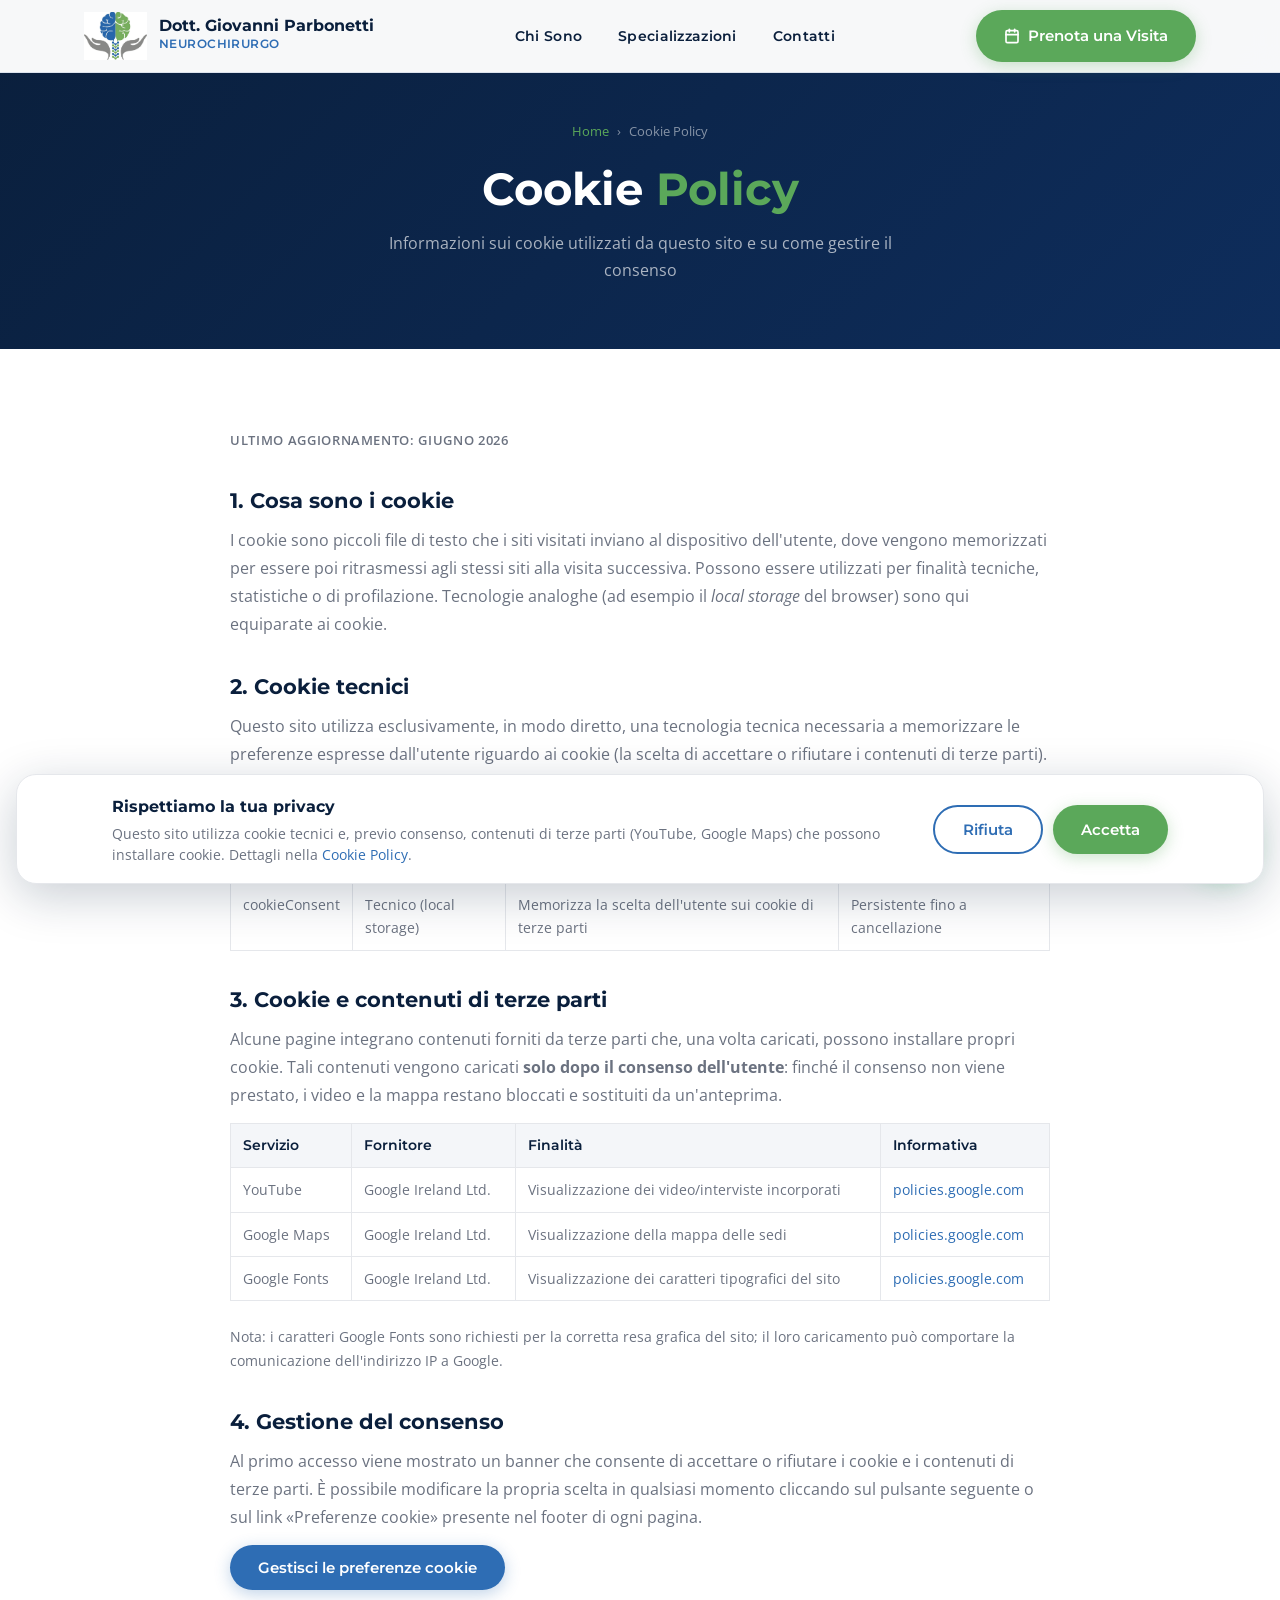
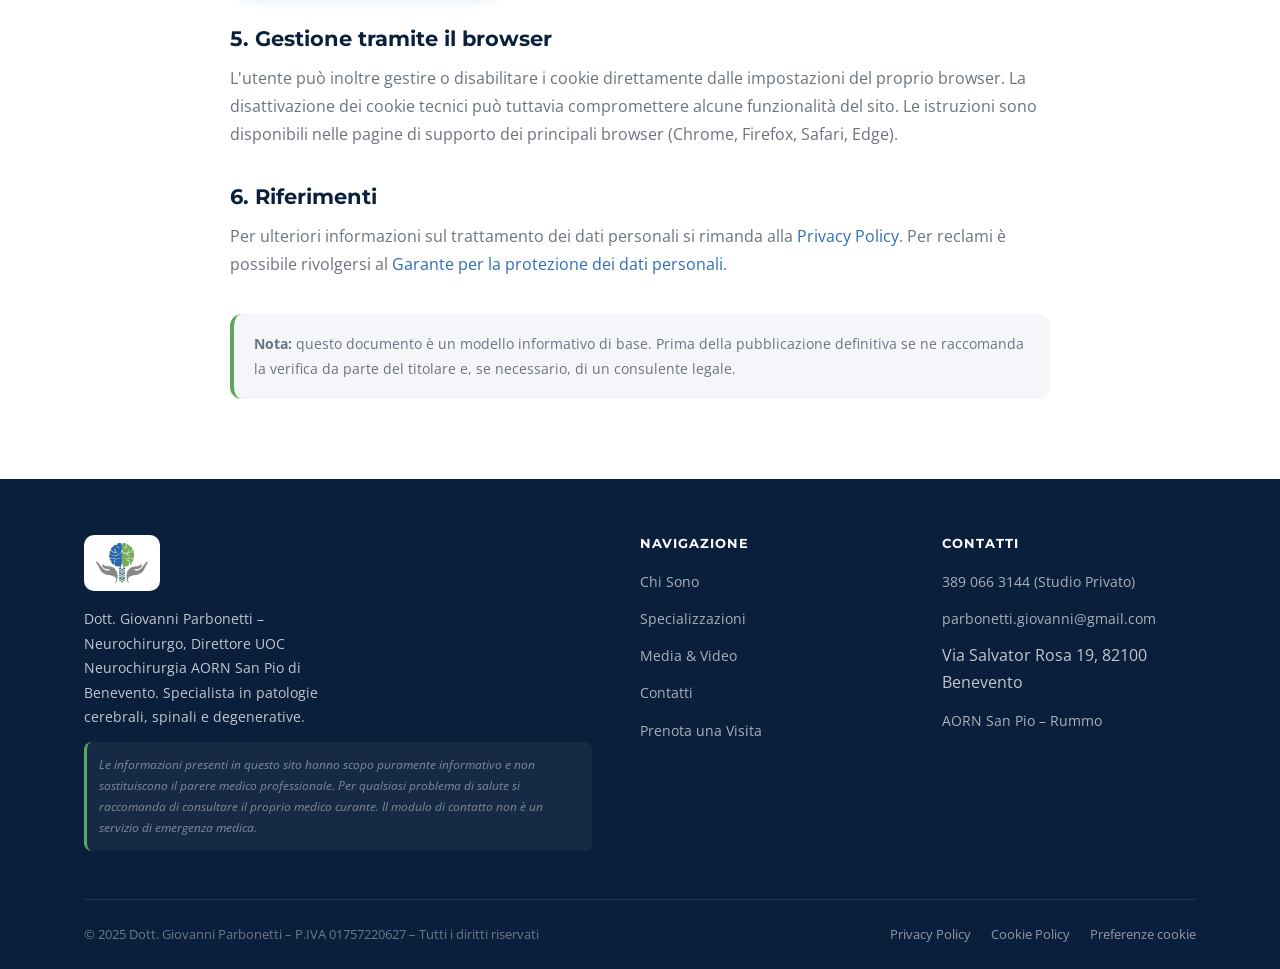
<file: cookie.html>
<!DOCTYPE html>
<html lang="it">
<head>
  <meta charset="UTF-8" />
  <meta name="viewport" content="width=device-width, initial-scale=1.0" />
  <meta name="description" content="Cookie Policy del sito del Dott. Giovanni Parbonetti, Neurochirurgo: cookie tecnici e di terze parti, gestione del consenso." />
  <meta name="robots" content="noindex, follow" />
  <title>Cookie Policy – Dott. Giovanni Parbonetti Neurochirurgo</title>
  <meta name="theme-color" content="#0A1F3C" />

  <!-- Google Fonts (preconnect per caricamento rapido) -->
  <link rel="preconnect" href="https://fonts.googleapis.com" />
  <link rel="preconnect" href="https://fonts.gstatic.com" crossorigin />
  <link rel="stylesheet" href="https://fonts.googleapis.com/css2?family=Montserrat:wght@400;500;600;700;800&family=Open+Sans:ital,wght@0,400;0,500;0,600;1,400&display=swap" />

  <link rel="stylesheet" href="style.css" />
  <link rel="icon" type="image/jpeg" href="PHOTO-2025-06-05-13-00-34.jpg" />
</head>
<body>
<div class="scroll-progress" aria-hidden="true"></div>

<!-- ======== NAVBAR ======== -->
<nav class="navbar" id="navbar">
  <div class="container navbar-inner">
    <a href="index.html" class="navbar-brand">
      <img src="PHOTO-2025-06-05-13-00-34.jpg" alt="Logo Dott. Parbonetti" class="navbar-logo" />
      <div class="navbar-brand-text">
        <div class="navbar-brand-name">Dott. Giovanni Parbonetti</div>
        <div class="navbar-brand-title">Neurochirurgo</div>
      </div>
    </a>
    <ul class="nav-links">
      <li><a href="index.html">Chi Sono</a></li>
      <li><a href="specializzazioni.html">Specializzazioni</a></li>
      <li><a href="contatti.html">Contatti</a></li>
    </ul>
    <a href="contatti.html#prenota" class="btn btn-green navbar-cta">
      <svg xmlns="http://www.w3.org/2000/svg" width="16" height="16" viewBox="0 0 24 24" fill="none" stroke="currentColor" stroke-width="2.5" stroke-linecap="round" stroke-linejoin="round"><rect x="3" y="4" width="18" height="18" rx="2"/><line x1="16" y1="2" x2="16" y2="6"/><line x1="8" y1="2" x2="8" y2="6"/><line x1="3" y1="10" x2="21" y2="10"/></svg>
      Prenota una Visita
    </a>
    <button class="hamburger" id="hamburger" aria-label="Menu">
      <span></span><span></span><span></span>
    </button>
  </div>
</nav>
<div class="mobile-menu" id="mobileMenu">
  <a href="index.html">Chi Sono</a>
  <a href="specializzazioni.html">Specializzazioni & Media</a>
  <a href="contatti.html">Contatti</a>
  <a href="contatti.html#prenota" class="btn btn-green">Prenota una Visita</a>
</div>

<!-- ======== PAGE HERO ======== -->
<div class="page-hero">
  <div class="container page-content">
    <div class="breadcrumb">
      <a href="index.html">Home</a>
      <span>›</span>
      <span>Cookie Policy</span>
    </div>
    <h1>Cookie <span style="color:var(--green);">Policy</span></h1>
    <p>Informazioni sui cookie utilizzati da questo sito e su come gestire il consenso</p>
  </div>
</div>

<!-- ======== CONTENUTO ======== -->
<section class="section-pad">
  <div class="container">
    <div class="legal-content">

      <p class="legal-updated">Ultimo aggiornamento: giugno 2026</p>

      <h2>1. Cosa sono i cookie</h2>
      <p>I cookie sono piccoli file di testo che i siti visitati inviano al dispositivo dell'utente, dove vengono memorizzati per essere poi ritrasmessi agli stessi siti alla visita successiva. Possono essere utilizzati per finalità tecniche, statistiche o di profilazione. Tecnologie analoghe (ad esempio il <em>local storage</em> del browser) sono qui equiparate ai cookie.</p>

      <h2>2. Cookie tecnici</h2>
      <p>Questo sito utilizza esclusivamente, in modo diretto, una tecnologia tecnica necessaria a memorizzare le preferenze espresse dall'utente riguardo ai cookie (la scelta di accettare o rifiutare i contenuti di terze parti). Questa memorizzazione non richiede consenso in quanto strettamente necessaria a fornire un servizio richiesto dall'utente.</p>
      <table class="legal-table">
        <thead><tr><th>Nome</th><th>Tipo</th><th>Finalità</th><th>Durata</th></tr></thead>
        <tbody>
          <tr><td>cookieConsent</td><td>Tecnico (local storage)</td><td>Memorizza la scelta dell'utente sui cookie di terze parti</td><td>Persistente fino a cancellazione</td></tr>
        </tbody>
      </table>

      <h2>3. Cookie e contenuti di terze parti</h2>
      <p>Alcune pagine integrano contenuti forniti da terze parti che, una volta caricati, possono installare propri cookie. Tali contenuti vengono caricati <strong>solo dopo il consenso dell'utente</strong>: finché il consenso non viene prestato, i video e la mappa restano bloccati e sostituiti da un'anteprima.</p>
      <table class="legal-table">
        <thead><tr><th>Servizio</th><th>Fornitore</th><th>Finalità</th><th>Informativa</th></tr></thead>
        <tbody>
          <tr><td>YouTube</td><td>Google Ireland Ltd.</td><td>Visualizzazione dei video/interviste incorporati</td><td><a href="https://policies.google.com/privacy" target="_blank" rel="noopener">policies.google.com</a></td></tr>
          <tr><td>Google Maps</td><td>Google Ireland Ltd.</td><td>Visualizzazione della mappa delle sedi</td><td><a href="https://policies.google.com/privacy" target="_blank" rel="noopener">policies.google.com</a></td></tr>
          <tr><td>Google Fonts</td><td>Google Ireland Ltd.</td><td>Visualizzazione dei caratteri tipografici del sito</td><td><a href="https://policies.google.com/privacy" target="_blank" rel="noopener">policies.google.com</a></td></tr>
        </tbody>
      </table>
      <p style="font-size:0.86rem; color:var(--gray);">Nota: i caratteri Google Fonts sono richiesti per la corretta resa grafica del sito; il loro caricamento può comportare la comunicazione dell'indirizzo IP a Google.</p>

      <h2>4. Gestione del consenso</h2>
      <p>Al primo accesso viene mostrato un banner che consente di accettare o rifiutare i cookie e i contenuti di terze parti. È possibile modificare la propria scelta in qualsiasi momento cliccando sul pulsante seguente o sul link &laquo;Preferenze cookie&raquo; presente nel footer di ogni pagina.</p>
      <p><button type="button" class="btn btn-primary" data-cookie-prefs>Gestisci le preferenze cookie</button></p>

      <h2>5. Gestione tramite il browser</h2>
      <p>L'utente può inoltre gestire o disabilitare i cookie direttamente dalle impostazioni del proprio browser. La disattivazione dei cookie tecnici può tuttavia compromettere alcune funzionalità del sito. Le istruzioni sono disponibili nelle pagine di supporto dei principali browser (Chrome, Firefox, Safari, Edge).</p>

      <h2>6. Riferimenti</h2>
      <p>Per ulteriori informazioni sul trattamento dei dati personali si rimanda alla <a href="privacy.html">Privacy Policy</a>. Per reclami è possibile rivolgersi al <a href="https://www.garanteprivacy.it" target="_blank" rel="noopener">Garante per la protezione dei dati personali</a>.</p>

      <div class="legal-note">
        <strong>Nota:</strong> questo documento è un modello informativo di base. Prima della pubblicazione definitiva se ne raccomanda la verifica da parte del titolare e, se necessario, di un consulente legale.
      </div>

    </div>
  </div>
</section>

<!-- ======== FOOTER ======== -->
<footer class="footer">
  <div class="container">
    <div class="footer-grid">
      <div class="footer-brand">
        <img src="PHOTO-2025-06-05-13-00-34.jpg" alt="Logo Dott. Parbonetti" loading="lazy" decoding="async" />
        <p>Dott. Giovanni Parbonetti – Neurochirurgo, Direttore UOC Neurochirurgia AORN San Pio di Benevento. Specialista in patologie cerebrali, spinali e degenerative.</p>
        <div class="disclaimer">
          Le informazioni presenti in questo sito hanno scopo puramente informativo e non sostituiscono il parere medico professionale. Per qualsiasi problema di salute si raccomanda di consultare il proprio medico curante. Il modulo di contatto non è un servizio di emergenza medica.
        </div>
      </div>
      <div class="footer-links">
        <h4>Navigazione</h4>
        <ul>
          <li><a href="index.html">Chi Sono</a></li>
          <li><a href="specializzazioni.html">Specializzazioni</a></li>
          <li><a href="specializzazioni.html#media">Media & Video</a></li>
          <li><a href="contatti.html">Contatti</a></li>
          <li><a href="contatti.html#prenota">Prenota una Visita</a></li>
        </ul>
      </div>
      <div class="footer-links">
        <h4>Contatti</h4>
        <ul>
          <li><a href="tel:+393890663144">389 066 3144 (Studio Privato)</a></li>
          <li><a href="mailto:parbonetti.giovanni@gmail.com">parbonetti.giovanni@gmail.com</a></li>
          <li>Via Salvator Rosa 19, 82100 Benevento</li>
          <li><a href="contatti.html">AORN San Pio – Rummo</a></li>
        </ul>
      </div>
    </div>
    <div class="footer-bottom">
      <span>© 2025 Dott. Giovanni Parbonetti – P.IVA 01757220627 – Tutti i diritti riservati</span>
      <div class="footer-bottom-links">
        <a href="privacy.html">Privacy Policy</a>
        <a href="cookie.html">Cookie Policy</a>
        <a href="#" data-cookie-prefs>Preferenze cookie</a>
      </div>
    </div>
  </div>
</footer>

<!-- WhatsApp float -->
<a href="https://wa.me/393890663144" target="_blank" rel="noopener" class="whatsapp-float" title="Scrivimi su WhatsApp" aria-label="WhatsApp">
  <svg xmlns="http://www.w3.org/2000/svg" viewBox="0 0 24 24"><path d="M17.472 14.382c-.297-.149-1.758-.867-2.03-.967-.273-.099-.471-.148-.67.15-.197.297-.767.966-.94 1.164-.173.199-.347.223-.644.075-.297-.15-1.255-.463-2.39-1.475-.883-.788-1.48-1.761-1.653-2.059-.173-.297-.018-.458.13-.606.134-.133.298-.347.446-.52.149-.174.198-.298.298-.497.099-.198.05-.371-.025-.52-.075-.149-.669-1.612-.916-2.207-.242-.579-.487-.5-.669-.51-.173-.008-.371-.01-.57-.01-.198 0-.52.074-.792.372-.272.297-1.04 1.016-1.04 2.479 0 1.462 1.065 2.875 1.213 3.074.149.198 2.096 3.2 5.077 4.487.709.306 1.262.489 1.694.625.712.227 1.36.195 1.871.118.571-.085 1.758-.719 2.006-1.413.248-.694.248-1.289.173-1.413-.074-.124-.272-.198-.57-.347m-5.421 7.403h-.004a9.87 9.87 0 0 1-5.031-1.378l-.361-.214-3.741.982.998-3.648-.235-.374a9.86 9.86 0 0 1-1.51-5.26c.001-5.45 4.436-9.884 9.888-9.884 2.64 0 5.122 1.03 6.988 2.898a9.825 9.825 0 0 1 2.893 6.994c-.003 5.45-4.437 9.884-9.885 9.884m8.413-18.297A11.815 11.815 0 0 0 12.05 0C5.495 0 .16 5.335.157 11.892c0 2.096.547 4.142 1.588 5.945L.057 24l6.305-1.654a11.882 11.882 0 0 0 5.683 1.448h.005c6.554 0 11.89-5.335 11.893-11.893a11.821 11.821 0 0 0-3.48-8.413Z"/></svg>
</a>

<script>
const navbar = document.getElementById('navbar');
window.addEventListener('scroll', () => { navbar.classList.toggle('scrolled', window.scrollY > 20); }, { passive: true });
const hamburger = document.getElementById('hamburger');
const mobileMenu = document.getElementById('mobileMenu');
hamburger.addEventListener('click', () => { hamburger.classList.toggle('open'); mobileMenu.classList.toggle('open'); });
document.querySelectorAll('.mobile-menu a').forEach(a => { a.addEventListener('click', () => { hamburger.classList.remove('open'); mobileMenu.classList.remove('open'); }); });
</script>
<script src="consent.js"></script>
</body>
</html>
</file>
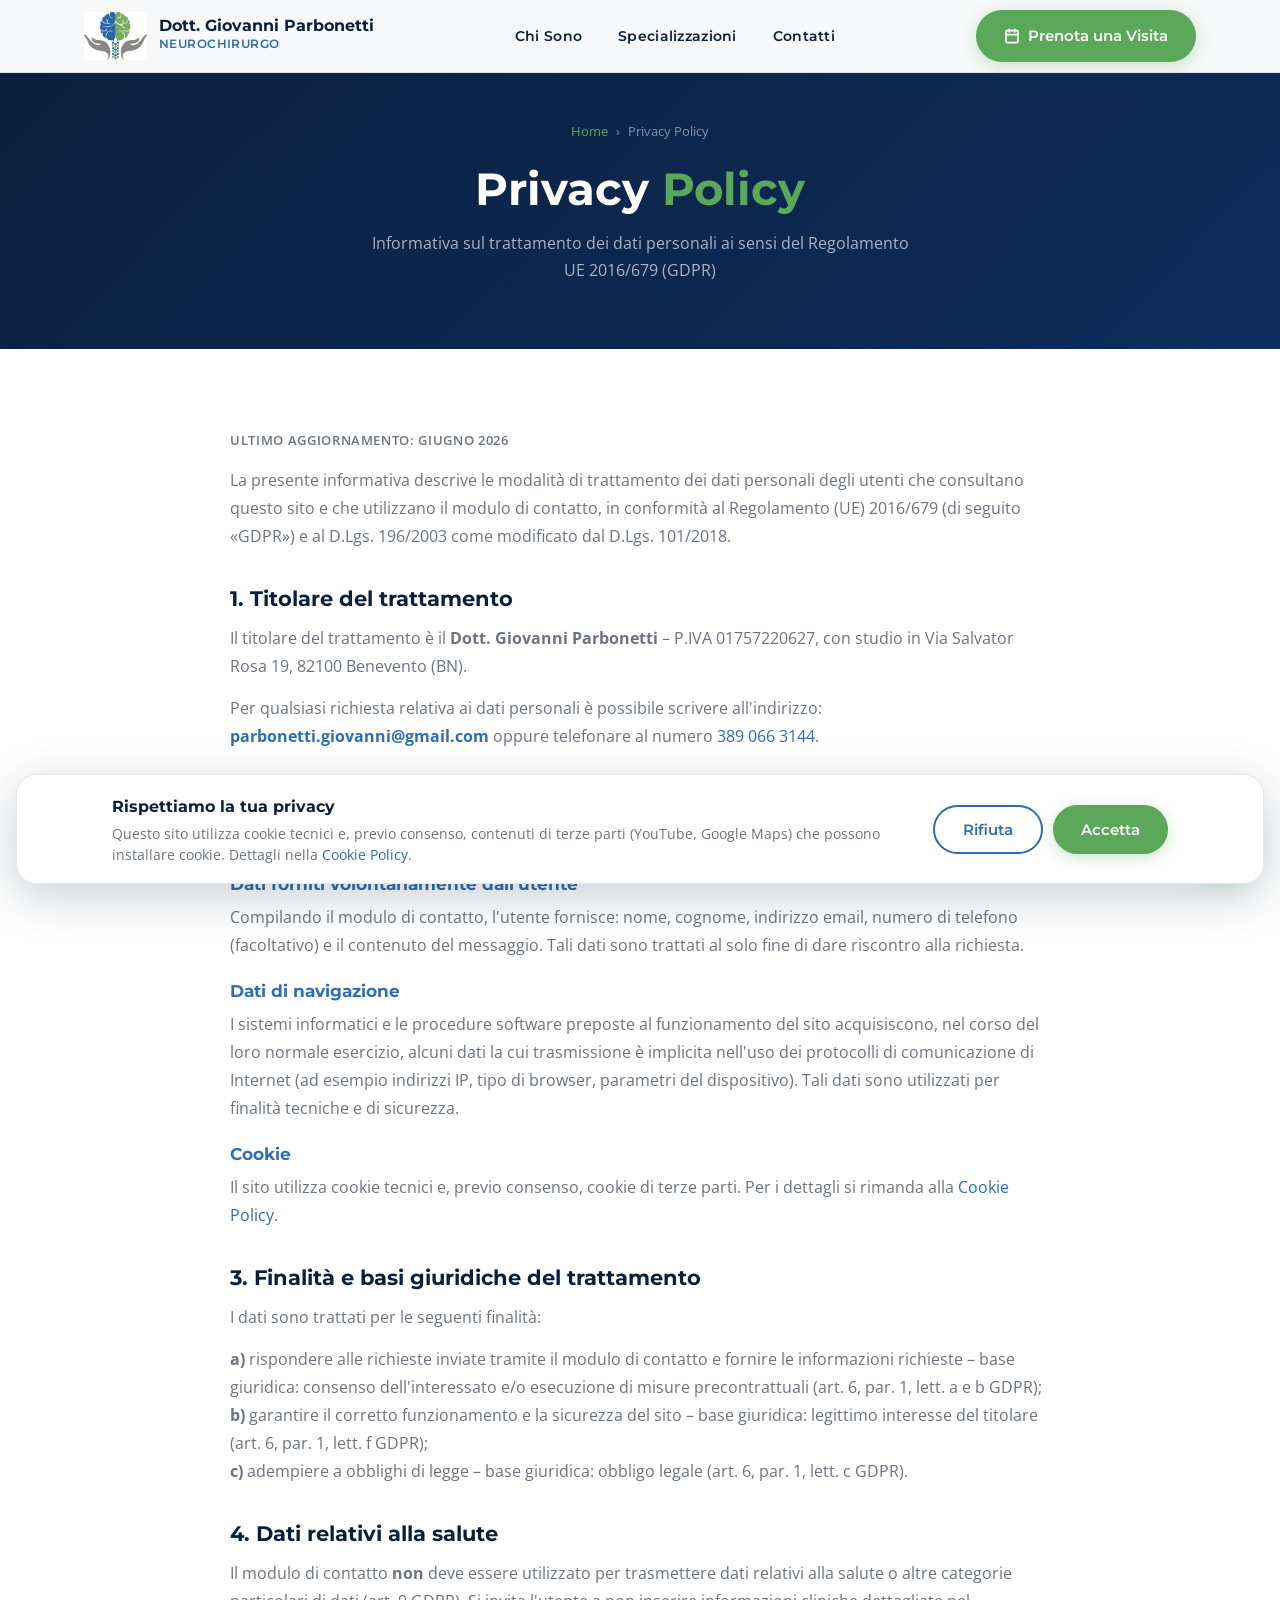
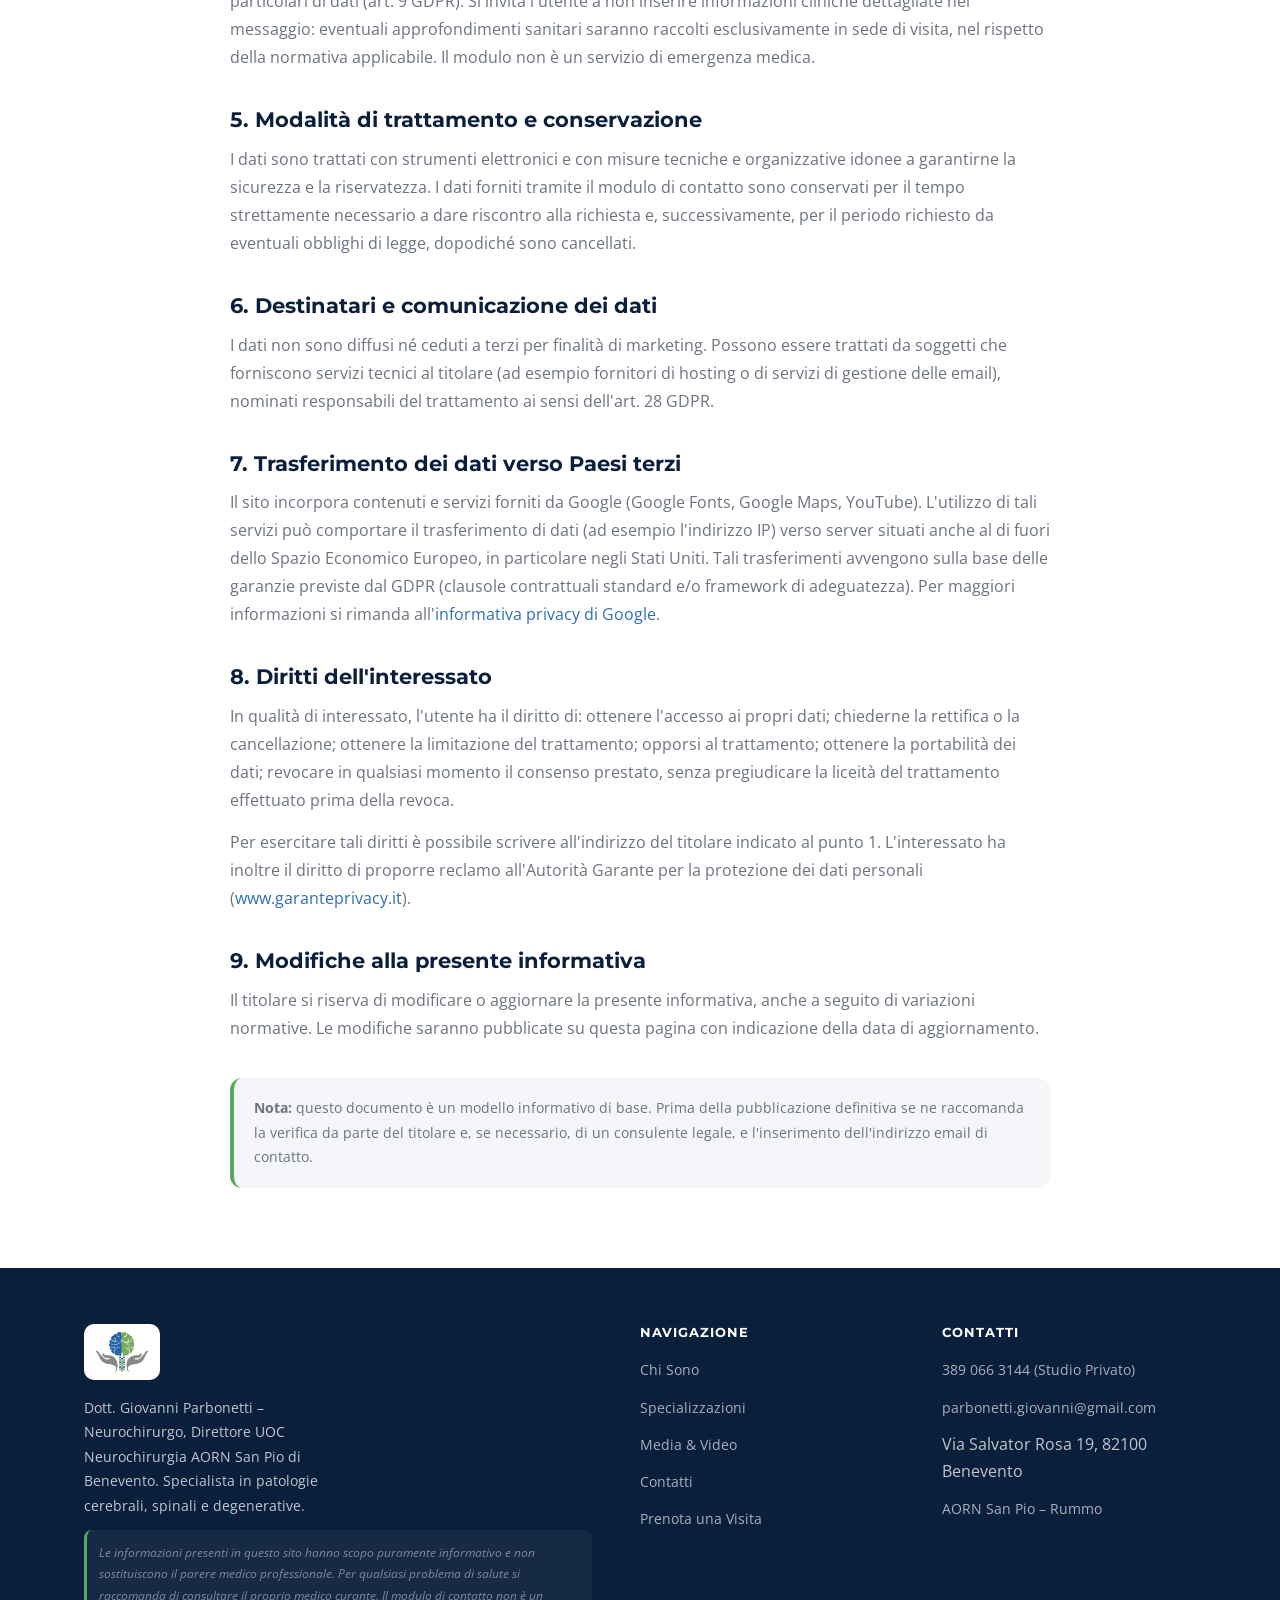
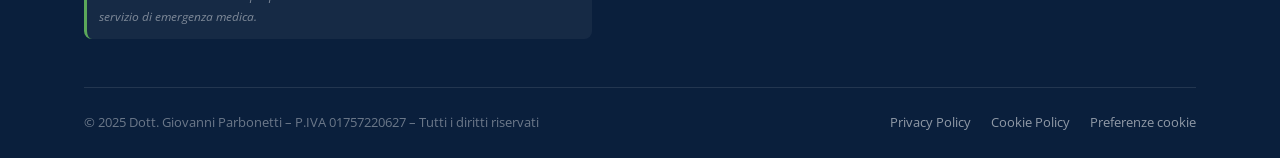
<file: privacy.html>
<!DOCTYPE html>
<html lang="it">
<head>
  <meta charset="UTF-8" />
  <meta name="viewport" content="width=device-width, initial-scale=1.0" />
  <meta name="description" content="Informativa sulla privacy (GDPR – Reg. UE 2016/679) del sito del Dott. Giovanni Parbonetti, Neurochirurgo." />
  <meta name="robots" content="noindex, follow" />
  <title>Privacy Policy – Dott. Giovanni Parbonetti Neurochirurgo</title>
  <meta name="theme-color" content="#0A1F3C" />

  <!-- Google Fonts (preconnect per caricamento rapido) -->
  <link rel="preconnect" href="https://fonts.googleapis.com" />
  <link rel="preconnect" href="https://fonts.gstatic.com" crossorigin />
  <link rel="stylesheet" href="https://fonts.googleapis.com/css2?family=Montserrat:wght@400;500;600;700;800&family=Open+Sans:ital,wght@0,400;0,500;0,600;1,400&display=swap" />

  <link rel="stylesheet" href="style.css" />
  <link rel="icon" type="image/jpeg" href="PHOTO-2025-06-05-13-00-34.jpg" />
</head>
<body>
<div class="scroll-progress" aria-hidden="true"></div>

<!-- ======== NAVBAR ======== -->
<nav class="navbar" id="navbar">
  <div class="container navbar-inner">
    <a href="index.html" class="navbar-brand">
      <img src="PHOTO-2025-06-05-13-00-34.jpg" alt="Logo Dott. Parbonetti" class="navbar-logo" />
      <div class="navbar-brand-text">
        <div class="navbar-brand-name">Dott. Giovanni Parbonetti</div>
        <div class="navbar-brand-title">Neurochirurgo</div>
      </div>
    </a>
    <ul class="nav-links">
      <li><a href="index.html">Chi Sono</a></li>
      <li><a href="specializzazioni.html">Specializzazioni</a></li>
      <li><a href="contatti.html">Contatti</a></li>
    </ul>
    <a href="contatti.html#prenota" class="btn btn-green navbar-cta">
      <svg xmlns="http://www.w3.org/2000/svg" width="16" height="16" viewBox="0 0 24 24" fill="none" stroke="currentColor" stroke-width="2.5" stroke-linecap="round" stroke-linejoin="round"><rect x="3" y="4" width="18" height="18" rx="2"/><line x1="16" y1="2" x2="16" y2="6"/><line x1="8" y1="2" x2="8" y2="6"/><line x1="3" y1="10" x2="21" y2="10"/></svg>
      Prenota una Visita
    </a>
    <button class="hamburger" id="hamburger" aria-label="Menu">
      <span></span><span></span><span></span>
    </button>
  </div>
</nav>
<div class="mobile-menu" id="mobileMenu">
  <a href="index.html">Chi Sono</a>
  <a href="specializzazioni.html">Specializzazioni & Media</a>
  <a href="contatti.html">Contatti</a>
  <a href="contatti.html#prenota" class="btn btn-green">Prenota una Visita</a>
</div>

<!-- ======== PAGE HERO ======== -->
<div class="page-hero">
  <div class="container page-content">
    <div class="breadcrumb">
      <a href="index.html">Home</a>
      <span>›</span>
      <span>Privacy Policy</span>
    </div>
    <h1>Privacy <span style="color:var(--green);">Policy</span></h1>
    <p>Informativa sul trattamento dei dati personali ai sensi del Regolamento UE 2016/679 (GDPR)</p>
  </div>
</div>

<!-- ======== CONTENUTO ======== -->
<section class="section-pad">
  <div class="container">
    <div class="legal-content">

      <p class="legal-updated">Ultimo aggiornamento: giugno 2026</p>

      <p>La presente informativa descrive le modalità di trattamento dei dati personali degli utenti che consultano questo sito e che utilizzano il modulo di contatto, in conformità al Regolamento (UE) 2016/679 (di seguito &laquo;GDPR&raquo;) e al D.Lgs. 196/2003 come modificato dal D.Lgs. 101/2018.</p>

      <h2>1. Titolare del trattamento</h2>
      <p>Il titolare del trattamento è il <strong>Dott. Giovanni Parbonetti</strong> – P.IVA 01757220627, con studio in Via Salvator Rosa 19, 82100 Benevento (BN).</p>
      <p>Per qualsiasi richiesta relativa ai dati personali è possibile scrivere all'indirizzo: <strong><a href="mailto:parbonetti.giovanni@gmail.com">parbonetti.giovanni@gmail.com</a></strong> oppure telefonare al numero <a href="tel:+393890663144">389 066 3144</a>.</p>

      <h2>2. Tipologie di dati trattati</h2>
      <p>Attraverso questo sito possono essere trattate le seguenti categorie di dati:</p>
      <h3>Dati forniti volontariamente dall'utente</h3>
      <p>Compilando il modulo di contatto, l'utente fornisce: nome, cognome, indirizzo email, numero di telefono (facoltativo) e il contenuto del messaggio. Tali dati sono trattati al solo fine di dare riscontro alla richiesta.</p>
      <h3>Dati di navigazione</h3>
      <p>I sistemi informatici e le procedure software preposte al funzionamento del sito acquisiscono, nel corso del loro normale esercizio, alcuni dati la cui trasmissione è implicita nell'uso dei protocolli di comunicazione di Internet (ad esempio indirizzi IP, tipo di browser, parametri del dispositivo). Tali dati sono utilizzati per finalità tecniche e di sicurezza.</p>
      <h3>Cookie</h3>
      <p>Il sito utilizza cookie tecnici e, previo consenso, cookie di terze parti. Per i dettagli si rimanda alla <a href="cookie.html">Cookie Policy</a>.</p>

      <h2>3. Finalità e basi giuridiche del trattamento</h2>
      <p>I dati sono trattati per le seguenti finalità:</p>
      <p><strong>a)</strong> rispondere alle richieste inviate tramite il modulo di contatto e fornire le informazioni richieste – base giuridica: consenso dell'interessato e/o esecuzione di misure precontrattuali (art. 6, par. 1, lett. a e b GDPR);<br>
      <strong>b)</strong> garantire il corretto funzionamento e la sicurezza del sito – base giuridica: legittimo interesse del titolare (art. 6, par. 1, lett. f GDPR);<br>
      <strong>c)</strong> adempiere a obblighi di legge – base giuridica: obbligo legale (art. 6, par. 1, lett. c GDPR).</p>

      <h2>4. Dati relativi alla salute</h2>
      <p>Il modulo di contatto <strong>non</strong> deve essere utilizzato per trasmettere dati relativi alla salute o altre categorie particolari di dati (art. 9 GDPR). Si invita l'utente a non inserire informazioni cliniche dettagliate nel messaggio: eventuali approfondimenti sanitari saranno raccolti esclusivamente in sede di visita, nel rispetto della normativa applicabile. Il modulo non è un servizio di emergenza medica.</p>

      <h2>5. Modalità di trattamento e conservazione</h2>
      <p>I dati sono trattati con strumenti elettronici e con misure tecniche e organizzative idonee a garantirne la sicurezza e la riservatezza. I dati forniti tramite il modulo di contatto sono conservati per il tempo strettamente necessario a dare riscontro alla richiesta e, successivamente, per il periodo richiesto da eventuali obblighi di legge, dopodiché sono cancellati.</p>

      <h2>6. Destinatari e comunicazione dei dati</h2>
      <p>I dati non sono diffusi né ceduti a terzi per finalità di marketing. Possono essere trattati da soggetti che forniscono servizi tecnici al titolare (ad esempio fornitori di hosting o di servizi di gestione delle email), nominati responsabili del trattamento ai sensi dell'art. 28 GDPR.</p>

      <h2>7. Trasferimento dei dati verso Paesi terzi</h2>
      <p>Il sito incorpora contenuti e servizi forniti da Google (Google Fonts, Google Maps, YouTube). L'utilizzo di tali servizi può comportare il trasferimento di dati (ad esempio l'indirizzo IP) verso server situati anche al di fuori dello Spazio Economico Europeo, in particolare negli Stati Uniti. Tali trasferimenti avvengono sulla base delle garanzie previste dal GDPR (clausole contrattuali standard e/o framework di adeguatezza). Per maggiori informazioni si rimanda all'<a href="https://policies.google.com/privacy" target="_blank" rel="noopener">informativa privacy di Google</a>.</p>

      <h2>8. Diritti dell'interessato</h2>
      <p>In qualità di interessato, l'utente ha il diritto di: ottenere l'accesso ai propri dati; chiederne la rettifica o la cancellazione; ottenere la limitazione del trattamento; opporsi al trattamento; ottenere la portabilità dei dati; revocare in qualsiasi momento il consenso prestato, senza pregiudicare la liceità del trattamento effettuato prima della revoca.</p>
      <p>Per esercitare tali diritti è possibile scrivere all'indirizzo del titolare indicato al punto 1. L'interessato ha inoltre il diritto di proporre reclamo all'Autorità Garante per la protezione dei dati personali (<a href="https://www.garanteprivacy.it" target="_blank" rel="noopener">www.garanteprivacy.it</a>).</p>

      <h2>9. Modifiche alla presente informativa</h2>
      <p>Il titolare si riserva di modificare o aggiornare la presente informativa, anche a seguito di variazioni normative. Le modifiche saranno pubblicate su questa pagina con indicazione della data di aggiornamento.</p>

      <div class="legal-note">
        <strong>Nota:</strong> questo documento è un modello informativo di base. Prima della pubblicazione definitiva se ne raccomanda la verifica da parte del titolare e, se necessario, di un consulente legale, e l'inserimento dell'indirizzo email di contatto.
      </div>

    </div>
  </div>
</section>

<!-- ======== FOOTER ======== -->
<footer class="footer">
  <div class="container">
    <div class="footer-grid">
      <div class="footer-brand">
        <img src="PHOTO-2025-06-05-13-00-34.jpg" alt="Logo Dott. Parbonetti" loading="lazy" decoding="async" />
        <p>Dott. Giovanni Parbonetti – Neurochirurgo, Direttore UOC Neurochirurgia AORN San Pio di Benevento. Specialista in patologie cerebrali, spinali e degenerative.</p>
        <div class="disclaimer">
          Le informazioni presenti in questo sito hanno scopo puramente informativo e non sostituiscono il parere medico professionale. Per qualsiasi problema di salute si raccomanda di consultare il proprio medico curante. Il modulo di contatto non è un servizio di emergenza medica.
        </div>
      </div>
      <div class="footer-links">
        <h4>Navigazione</h4>
        <ul>
          <li><a href="index.html">Chi Sono</a></li>
          <li><a href="specializzazioni.html">Specializzazioni</a></li>
          <li><a href="specializzazioni.html#media">Media & Video</a></li>
          <li><a href="contatti.html">Contatti</a></li>
          <li><a href="contatti.html#prenota">Prenota una Visita</a></li>
        </ul>
      </div>
      <div class="footer-links">
        <h4>Contatti</h4>
        <ul>
          <li><a href="tel:+393890663144">389 066 3144 (Studio Privato)</a></li>
          <li><a href="mailto:parbonetti.giovanni@gmail.com">parbonetti.giovanni@gmail.com</a></li>
          <li>Via Salvator Rosa 19, 82100 Benevento</li>
          <li><a href="contatti.html">AORN San Pio – Rummo</a></li>
        </ul>
      </div>
    </div>
    <div class="footer-bottom">
      <span>© 2025 Dott. Giovanni Parbonetti – P.IVA 01757220627 – Tutti i diritti riservati</span>
      <div class="footer-bottom-links">
        <a href="privacy.html">Privacy Policy</a>
        <a href="cookie.html">Cookie Policy</a>
        <a href="#" data-cookie-prefs>Preferenze cookie</a>
      </div>
    </div>
  </div>
</footer>

<!-- WhatsApp float -->
<a href="https://wa.me/393890663144" target="_blank" rel="noopener" class="whatsapp-float" title="Scrivimi su WhatsApp" aria-label="WhatsApp">
  <svg xmlns="http://www.w3.org/2000/svg" viewBox="0 0 24 24"><path d="M17.472 14.382c-.297-.149-1.758-.867-2.03-.967-.273-.099-.471-.148-.67.15-.197.297-.767.966-.94 1.164-.173.199-.347.223-.644.075-.297-.15-1.255-.463-2.39-1.475-.883-.788-1.48-1.761-1.653-2.059-.173-.297-.018-.458.13-.606.134-.133.298-.347.446-.52.149-.174.198-.298.298-.497.099-.198.05-.371-.025-.52-.075-.149-.669-1.612-.916-2.207-.242-.579-.487-.5-.669-.51-.173-.008-.371-.01-.57-.01-.198 0-.52.074-.792.372-.272.297-1.04 1.016-1.04 2.479 0 1.462 1.065 2.875 1.213 3.074.149.198 2.096 3.2 5.077 4.487.709.306 1.262.489 1.694.625.712.227 1.36.195 1.871.118.571-.085 1.758-.719 2.006-1.413.248-.694.248-1.289.173-1.413-.074-.124-.272-.198-.57-.347m-5.421 7.403h-.004a9.87 9.87 0 0 1-5.031-1.378l-.361-.214-3.741.982.998-3.648-.235-.374a9.86 9.86 0 0 1-1.51-5.26c.001-5.45 4.436-9.884 9.888-9.884 2.64 0 5.122 1.03 6.988 2.898a9.825 9.825 0 0 1 2.893 6.994c-.003 5.45-4.437 9.884-9.885 9.884m8.413-18.297A11.815 11.815 0 0 0 12.05 0C5.495 0 .16 5.335.157 11.892c0 2.096.547 4.142 1.588 5.945L.057 24l6.305-1.654a11.882 11.882 0 0 0 5.683 1.448h.005c6.554 0 11.89-5.335 11.893-11.893a11.821 11.821 0 0 0-3.48-8.413Z"/></svg>
</a>

<script>
const navbar = document.getElementById('navbar');
window.addEventListener('scroll', () => { navbar.classList.toggle('scrolled', window.scrollY > 20); }, { passive: true });
const hamburger = document.getElementById('hamburger');
const mobileMenu = document.getElementById('mobileMenu');
hamburger.addEventListener('click', () => { hamburger.classList.toggle('open'); mobileMenu.classList.toggle('open'); });
document.querySelectorAll('.mobile-menu a').forEach(a => { a.addEventListener('click', () => { hamburger.classList.remove('open'); mobileMenu.classList.remove('open'); }); });
</script>
<script src="consent.js"></script>
</body>
</html>
</file>
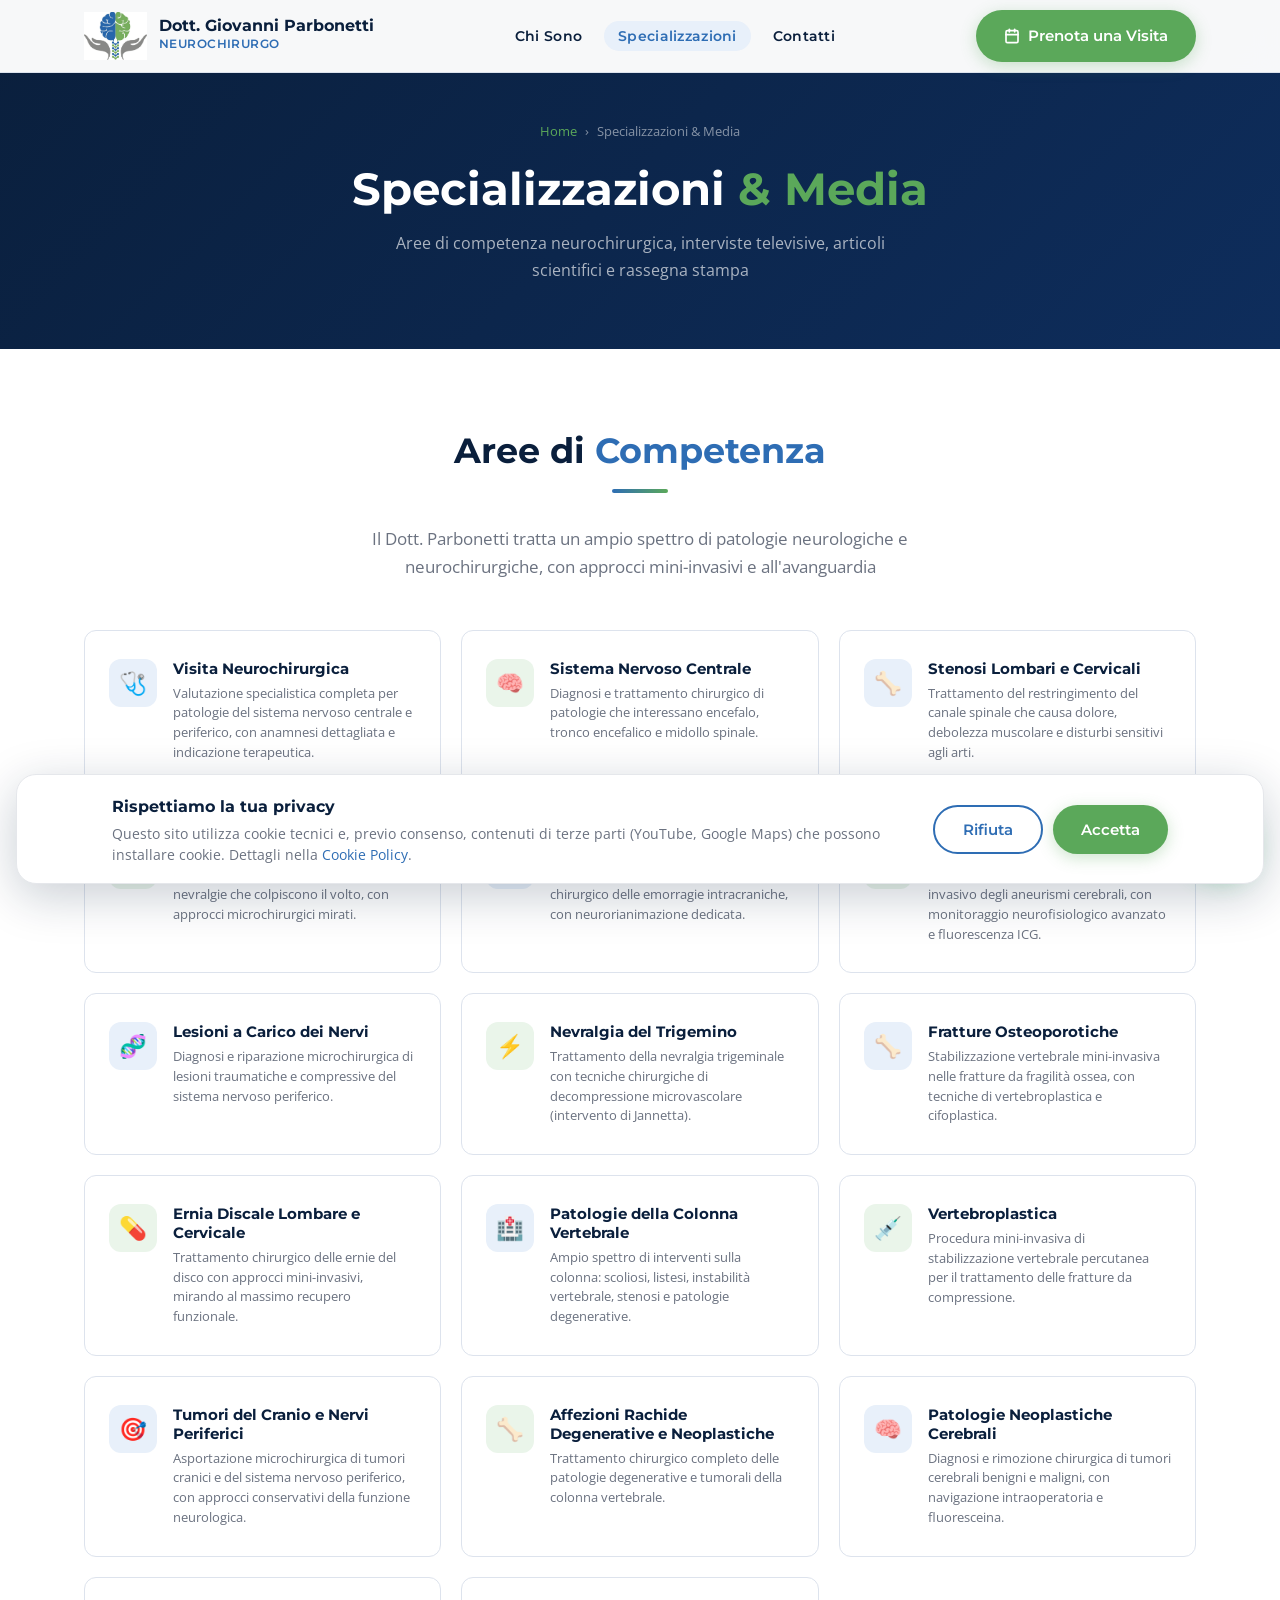
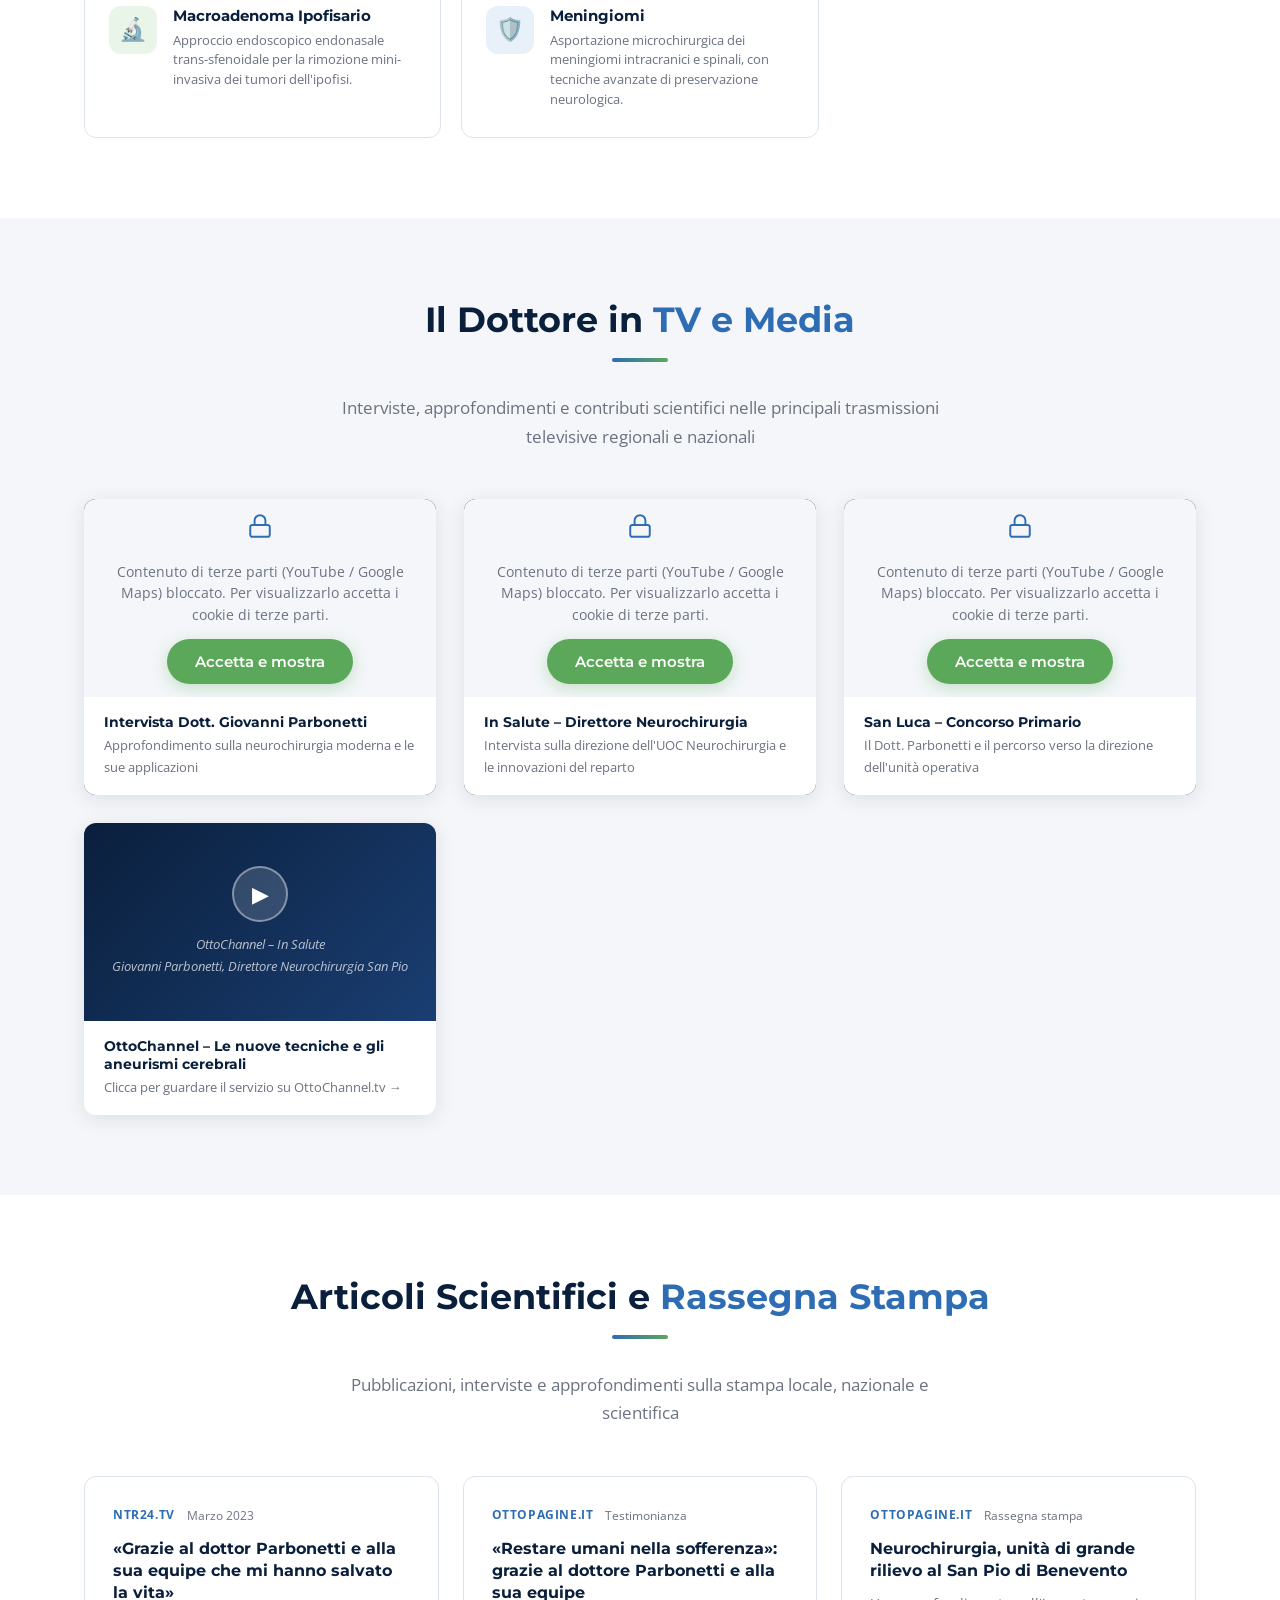
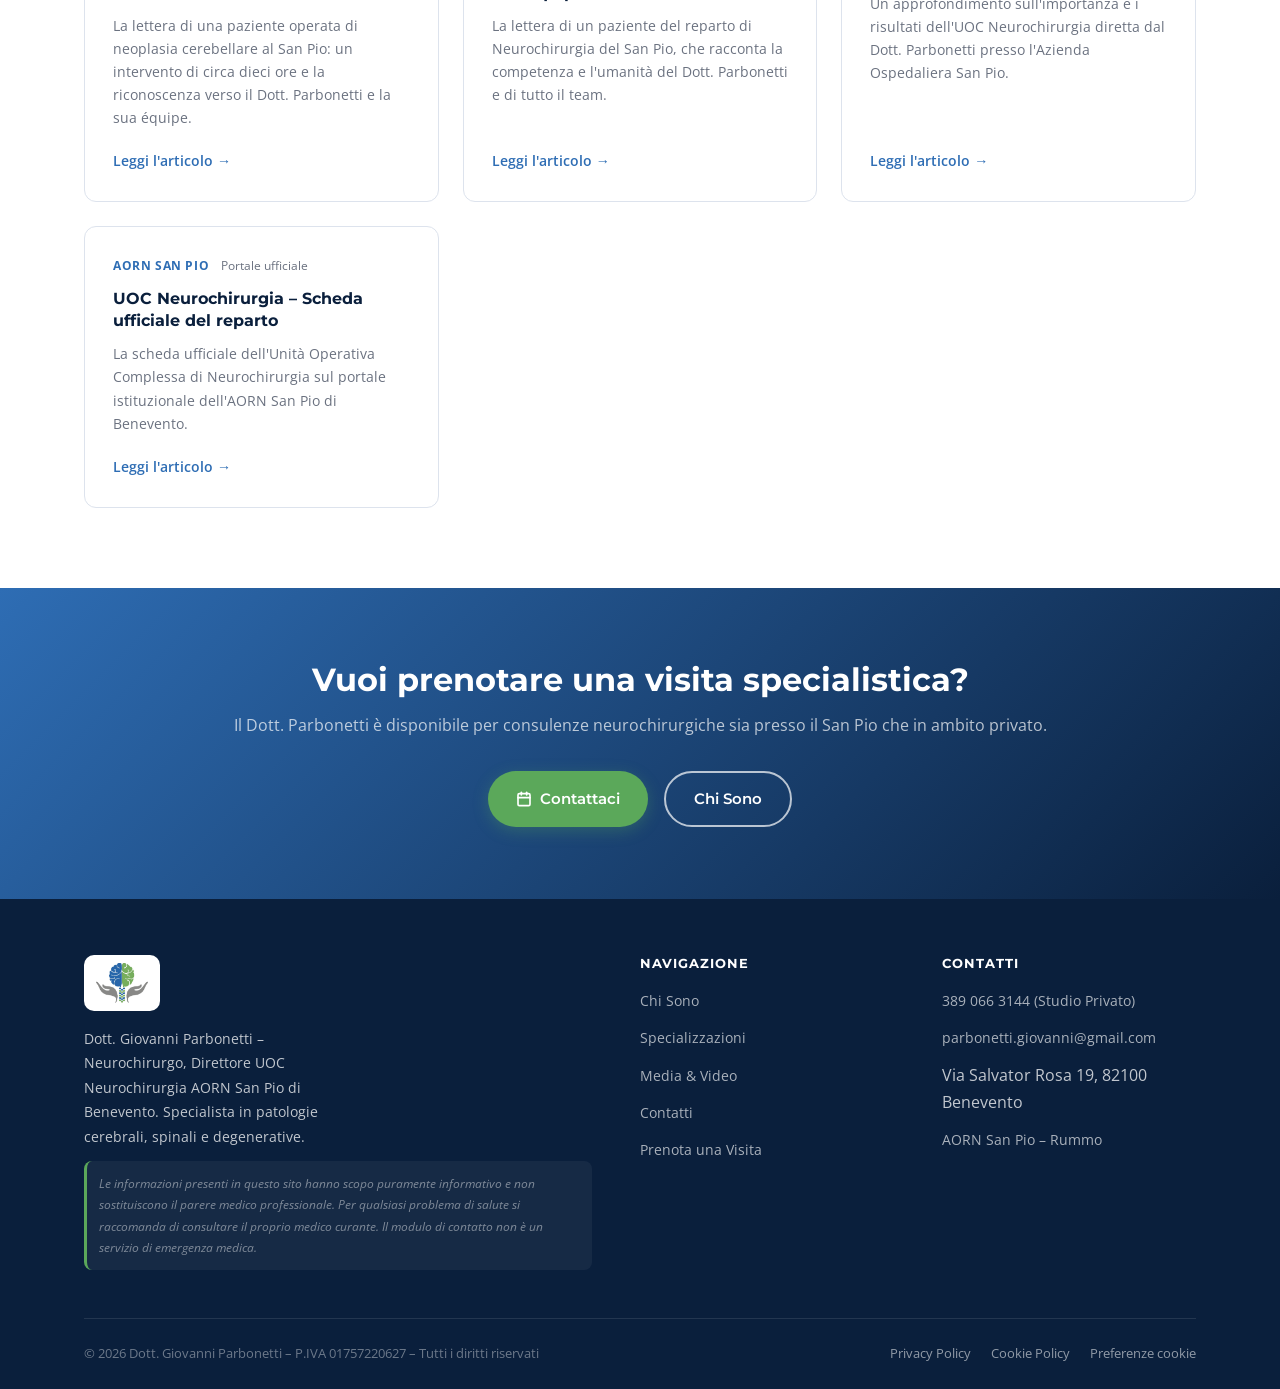
<file: specializzazioni.html>
<!DOCTYPE html>
<html lang="it">
<head>
  <meta charset="UTF-8" />
  <meta name="viewport" content="width=device-width, initial-scale=1.0" />
  <meta name="description" content="Specializzazioni del Dott. Giovanni Parbonetti – Neurochirurgo. Patologie trattate, video interviste e articoli scientifici." />
  <title>Specializzazioni & Media – Dott. Giovanni Parbonetti Neurochirurgo</title>
  <meta name="theme-color" content="#0A1F3C" />

  <!-- Open Graph / social -->
  <meta property="og:type" content="website" />
  <meta property="og:title" content="Specializzazioni & Media – Dott. Giovanni Parbonetti Neurochirurgo" />
  <meta property="og:description" content="Aree di competenza neurochirurgica, interviste televisive e rassegna stampa del Dott. Giovanni Parbonetti." />
  <meta property="og:image" content="PHOTO-2025-05-21-15-43-56.jpg" />
  <meta property="og:locale" content="it_IT" />
  <meta name="twitter:card" content="summary_large_image" />

  <!-- Google Fonts (preconnect per caricamento rapido) -->
  <link rel="preconnect" href="https://fonts.googleapis.com" />
  <link rel="preconnect" href="https://fonts.gstatic.com" crossorigin />
  <link rel="stylesheet" href="https://fonts.googleapis.com/css2?family=Montserrat:wght@400;500;600;700;800&family=Open+Sans:ital,wght@0,400;0,500;0,600;1,400&display=swap" />

  <link rel="stylesheet" href="style.css" />
  <link rel="icon" type="image/jpeg" href="PHOTO-2025-06-05-13-00-34.jpg" />
</head>
<body>
<div class="scroll-progress" aria-hidden="true"></div>

<!-- ======== NAVBAR ======== -->
<nav class="navbar" id="navbar">
  <div class="container navbar-inner">
    <a href="index.html" class="navbar-brand">
      <img src="PHOTO-2025-06-05-13-00-34.jpg" alt="Logo Dott. Parbonetti" class="navbar-logo" />
      <div class="navbar-brand-text">
        <div class="navbar-brand-name">Dott. Giovanni Parbonetti</div>
        <div class="navbar-brand-title">Neurochirurgo</div>
      </div>
    </a>
    <ul class="nav-links">
      <li><a href="index.html">Chi Sono</a></li>
      <li><a href="specializzazioni.html" class="active">Specializzazioni</a></li>
      <li><a href="contatti.html">Contatti</a></li>
    </ul>
    <a href="contatti.html" class="btn btn-green navbar-cta">
      <svg xmlns="http://www.w3.org/2000/svg" width="16" height="16" viewBox="0 0 24 24" fill="none" stroke="currentColor" stroke-width="2.5" stroke-linecap="round" stroke-linejoin="round"><rect x="3" y="4" width="18" height="18" rx="2"/><line x1="16" y1="2" x2="16" y2="6"/><line x1="8" y1="2" x2="8" y2="6"/><line x1="3" y1="10" x2="21" y2="10"/></svg>
      Prenota una Visita
    </a>
    <button class="hamburger" id="hamburger" aria-label="Menu">
      <span></span><span></span><span></span>
    </button>
  </div>
</nav>
<div class="mobile-menu" id="mobileMenu">
  <a href="index.html">Chi Sono</a>
  <a href="specializzazioni.html">Specializzazioni & Media</a>
  <a href="contatti.html">Contatti</a>
  <a href="contatti.html" class="btn btn-green">Prenota una Visita</a>
</div>

<!-- ======== PAGE HERO ======== -->
<div class="page-hero">
  <div class="container page-content">
    <div class="breadcrumb">
      <a href="index.html">Home</a>
      <span>›</span>
      <span>Specializzazioni & Media</span>
    </div>
    <h1>Specializzazioni <span style="color:var(--green);">&amp; Media</span></h1>
    <p>Aree di competenza neurochirurgica, interviste televisive, articoli scientifici e rassegna stampa</p>
  </div>
</div>

<!-- ======== PATOLOGIE ======== -->
<section class="section-pad" id="patologie">
  <div class="container">
    <div class="section-header fade-in">
      <h2 class="section-title">Aree di <span>Competenza</span></h2>
      <div class="divider"></div>
      <p class="section-subtitle">Il Dott. Parbonetti tratta un ampio spettro di patologie neurologiche e neurochirurgiche, con approcci mini-invasivi e all'avanguardia</p>
    </div>

    <div class="patologie-grid">

      <div class="patologia-card fade-in">
        <div class="patologia-icon blue-bg">🩺</div>
        <div>
          <h3>Visita Neurochirurgica</h3>
          <p>Valutazione specialistica completa per patologie del sistema nervoso centrale e periferico, con anamnesi dettagliata e indicazione terapeutica.</p>
        </div>
      </div>

      <div class="patologia-card fade-in">
        <div class="patologia-icon green-bg">🧠</div>
        <div>
          <h3>Sistema Nervoso Centrale</h3>
          <p>Diagnosi e trattamento chirurgico di patologie che interessano encefalo, tronco encefalico e midollo spinale.</p>
        </div>
      </div>

      <div class="patologia-card fade-in">
        <div class="patologia-icon blue-bg">🦴</div>
        <div>
          <h3>Stenosi Lombari e Cervicali</h3>
          <p>Trattamento del restringimento del canale spinale che causa dolore, debolezza muscolare e disturbi sensitivi agli arti.</p>
        </div>
      </div>

      <div class="patologia-card fade-in">
        <div class="patologia-icon green-bg">⚡</div>
        <div>
          <h3>Nevralgie Facciali</h3>
          <p>Diagnosi e trattamento chirurgico delle nevralgie che colpiscono il volto, con approcci microchirurgici mirati.</p>
        </div>
      </div>

      <div class="patologia-card fade-in">
        <div class="patologia-icon blue-bg">🔴</div>
        <div>
          <h3>Emorragie Cerebrali</h3>
          <p>Gestione urgente e trattamento chirurgico delle emorragie intracraniche, con neurorianimazione dedicata.</p>
        </div>
      </div>

      <div class="patologia-card fade-in">
        <div class="patologia-icon green-bg">🫀</div>
        <div>
          <h3>Aneurismi Cerebrali</h3>
          <p>Trattamento microchirurgico e mini-invasivo degli aneurismi cerebrali, con monitoraggio neurofisiologico avanzato e fluorescenza ICG.</p>
        </div>
      </div>

      <div class="patologia-card fade-in">
        <div class="patologia-icon blue-bg">🧬</div>
        <div>
          <h3>Lesioni a Carico dei Nervi</h3>
          <p>Diagnosi e riparazione microchirurgica di lesioni traumatiche e compressive del sistema nervoso periferico.</p>
        </div>
      </div>

      <div class="patologia-card fade-in">
        <div class="patologia-icon green-bg">⚡</div>
        <div>
          <h3>Nevralgia del Trigemino</h3>
          <p>Trattamento della nevralgia trigeminale con tecniche chirurgiche di decompressione microvascolare (intervento di Jannetta).</p>
        </div>
      </div>

      <div class="patologia-card fade-in">
        <div class="patologia-icon blue-bg">🦴</div>
        <div>
          <h3>Fratture Osteoporotiche</h3>
          <p>Stabilizzazione vertebrale mini-invasiva nelle fratture da fragilità ossea, con tecniche di vertebroplastica e cifoplastica.</p>
        </div>
      </div>

      <div class="patologia-card fade-in">
        <div class="patologia-icon green-bg">💊</div>
        <div>
          <h3>Ernia Discale Lombare e Cervicale</h3>
          <p>Trattamento chirurgico delle ernie del disco con approcci mini-invasivi, mirando al massimo recupero funzionale.</p>
        </div>
      </div>

      <div class="patologia-card fade-in">
        <div class="patologia-icon blue-bg">🏥</div>
        <div>
          <h3>Patologie della Colonna Vertebrale</h3>
          <p>Ampio spettro di interventi sulla colonna: scoliosi, listesi, instabilità vertebrale, stenosi e patologie degenerative.</p>
        </div>
      </div>

      <div class="patologia-card fade-in">
        <div class="patologia-icon green-bg">💉</div>
        <div>
          <h3>Vertebroplastica</h3>
          <p>Procedura mini-invasiva di stabilizzazione vertebrale percutanea per il trattamento delle fratture da compressione.</p>
        </div>
      </div>

      <div class="patologia-card fade-in">
        <div class="patologia-icon blue-bg">🎯</div>
        <div>
          <h3>Tumori del Cranio e Nervi Periferici</h3>
          <p>Asportazione microchirurgica di tumori cranici e del sistema nervoso periferico, con approcci conservativi della funzione neurologica.</p>
        </div>
      </div>

      <div class="patologia-card fade-in">
        <div class="patologia-icon green-bg">🦴</div>
        <div>
          <h3>Affezioni Rachide Degenerative e Neoplastiche</h3>
          <p>Trattamento chirurgico completo delle patologie degenerative e tumorali della colonna vertebrale.</p>
        </div>
      </div>

      <div class="patologia-card fade-in">
        <div class="patologia-icon blue-bg">🧠</div>
        <div>
          <h3>Patologie Neoplastiche Cerebrali</h3>
          <p>Diagnosi e rimozione chirurgica di tumori cerebrali benigni e maligni, con navigazione intraoperatoria e fluoresceina.</p>
        </div>
      </div>

      <div class="patologia-card fade-in">
        <div class="patologia-icon green-bg">🔬</div>
        <div>
          <h3>Macroadenoma Ipofisario</h3>
          <p>Approccio endoscopico endonasale trans-sfenoidale per la rimozione mini-invasiva dei tumori dell'ipofisi.</p>
        </div>
      </div>

      <div class="patologia-card fade-in">
        <div class="patologia-icon blue-bg">🛡️</div>
        <div>
          <h3>Meningiomi</h3>
          <p>Asportazione microchirurgica dei meningiomi intracranici e spinali, con tecniche avanzate di preservazione neurologica.</p>
        </div>
      </div>

    </div>
  </div>
</section>

<!-- ======== VIDEO INTERVISTE ======== -->
<section class="section-pad bg-light" id="media">
  <div class="container">
    <div class="section-header fade-in">
      <h2 class="section-title">Il Dottore in <span>TV e Media</span></h2>
      <div class="divider"></div>
      <p class="section-subtitle">Interviste, approfondimenti e contributi scientifici nelle principali trasmissioni televisive regionali e nazionali</p>
    </div>

    <div class="video-grid">

      <!-- Video 1: YouTube embed -->
      <div class="video-card fade-in">
        <div class="video-embed-wrap">
          <iframe
            data-consent-src="https://www.youtube.com/embed/2kDxqU3r5P0"
            title="Intervista Dott. Giovanni Parbonetti"
            allow="accelerometer; autoplay; clipboard-write; encrypted-media; gyroscope; picture-in-picture"
            allowfullscreen
            loading="lazy">
          </iframe>
        </div>
        <div class="video-card-body">
          <h3>Intervista Dott. Giovanni Parbonetti</h3>
          <p>Approfondimento sulla neurochirurgia moderna e le sue applicazioni</p>
        </div>
      </div>

      <!-- Video 2: YouTube embed -->
      <div class="video-card fade-in">
        <div class="video-embed-wrap">
          <iframe
            data-consent-src="https://www.youtube.com/embed/sJx5Y4NkDFw"
            title="In Salute – Giovanni Parbonetti, Direttore Neurochirurgia"
            allow="accelerometer; autoplay; clipboard-write; encrypted-media; gyroscope; picture-in-picture"
            allowfullscreen
            loading="lazy">
          </iframe>
        </div>
        <div class="video-card-body">
          <h3>In Salute – Direttore Neurochirurgia</h3>
          <p>Intervista sulla direzione dell'UOC Neurochirurgia e le innovazioni del reparto</p>
        </div>
      </div>

      <!-- Video 3: YouTube embed -->
      <div class="video-card fade-in">
        <div class="video-embed-wrap">
          <iframe
            data-consent-src="https://www.youtube.com/embed/NoMPLWmN9pc"
            title="San Luca – Concorso Primario Neurochirurgia"
            allow="accelerometer; autoplay; clipboard-write; encrypted-media; gyroscope; picture-in-picture"
            allowfullscreen
            loading="lazy">
          </iframe>
        </div>
        <div class="video-card-body">
          <h3>San Luca – Concorso Primario</h3>
          <p>Il Dott. Parbonetti e il percorso verso la direzione dell'unità operativa</p>
        </div>
      </div>

      <!-- Video 4: OttoChannel (link esterno) -->
      <a
        href="https://www.ottochannel.tv/on-demand/tr_3590_/in-salute/ep_5396_/giovanni-parbonetti-direttore-neurochirurgia-san-pio.shtml"
        target="_blank" rel="noopener"
        class="video-external fade-in">
        <div class="video-external-thumb">
          <div class="play-btn">▶</div>
          <span>OttoChannel – In Salute<br>Giovanni Parbonetti, Direttore Neurochirurgia San Pio</span>
        </div>
        <div class="video-card-body">
          <h3>OttoChannel – Le nuove tecniche e gli aneurismi cerebrali</h3>
          <p>Clicca per guardare il servizio su OttoChannel.tv →</p>
        </div>
      </a>

    </div>

    <!-- PROMEMORIA INTERNO (non visibile ai visitatori):
         per aggiungere un video, duplicare un blocco .video-card qui sopra
         e sostituire l'ID YouTube dentro l'attributo data-consent-src. -->
  </div>
</section>

<!-- ======== ARTICOLI ======== -->
<section class="section-pad" id="articoli">
  <div class="container">
    <div class="section-header fade-in">
      <h2 class="section-title">Articoli Scientifici e <span>Rassegna Stampa</span></h2>
      <div class="divider"></div>
      <p class="section-subtitle">Pubblicazioni, interviste e approfondimenti sulla stampa locale, nazionale e scientifica</p>
    </div>

    <div class="articoli-grid">

      <div class="articolo-card fade-in">
        <div class="articolo-meta">
          <span class="articolo-fonte">NTR24.tv</span>
          <span class="articolo-data">Marzo 2023</span>
        </div>
        <h3>«Grazie al dottor Parbonetti e alla sua equipe che mi hanno salvato la vita»</h3>
        <p>La lettera di una paziente operata di neoplasia cerebellare al San Pio: un intervento di circa dieci ore e la riconoscenza verso il Dott. Parbonetti e la sua équipe.</p>
        <a href="https://www.ntr24.tv/2023/03/16/san-pio-lettera-di-una-paziente-grazie-al-dottor-parbonetti-e-alla-sua-equipe-che-mi-hanno-salvato-la-vita/" target="_blank" rel="noopener" class="articolo-link">
          Leggi l'articolo →
        </a>
      </div>

      <div class="articolo-card fade-in">
        <div class="articolo-meta">
          <span class="articolo-fonte">Ottopagine.it</span>
          <span class="articolo-data">Testimonianza</span>
        </div>
        <h3>«Restare umani nella sofferenza»: grazie al dottore Parbonetti e alla sua equipe</h3>
        <p>La lettera di un paziente del reparto di Neurochirurgia del San Pio, che racconta la competenza e l'umanità del Dott. Parbonetti e di tutto il team.</p>
        <a href="https://www.ottopagine.it/bn/attualita/416130/restare-umani-nella-sofferenza-grazie-al-dottore-parbonetti-e-alla-sua-equipe.shtml" target="_blank" rel="noopener" class="articolo-link">
          Leggi l'articolo →
        </a>
      </div>

      <div class="articolo-card fade-in">
        <div class="articolo-meta">
          <span class="articolo-fonte">Ottopagine.it</span>
          <span class="articolo-data">Rassegna stampa</span>
        </div>
        <h3>Neurochirurgia, unità di grande rilievo al San Pio di Benevento</h3>
        <p>Un approfondimento sull'importanza e i risultati dell'UOC Neurochirurgia diretta dal Dott. Parbonetti presso l'Azienda Ospedaliera San Pio.</p>
        <a href="https://www.ottopagine.it/bn/attualita/317921/ospedale-san-pio-allarmi-infondati-neurochirurgia-unita-di-grande-rilievo.shtml" target="_blank" rel="noopener" class="articolo-link">
          Leggi l'articolo →
        </a>
      </div>

      <div class="articolo-card fade-in">
        <div class="articolo-meta">
          <span class="articolo-fonte">AORN San Pio</span>
          <span class="articolo-data">Portale ufficiale</span>
        </div>
        <h3>UOC Neurochirurgia – Scheda ufficiale del reparto</h3>
        <p>La scheda ufficiale dell'Unità Operativa Complessa di Neurochirurgia sul portale istituzionale dell'AORN San Pio di Benevento.</p>
        <a href="https://aosanpio.it/dipartimento/neuroscienze/neurochirurgia/" target="_blank" rel="noopener" class="articolo-link">
          Leggi l'articolo →
        </a>
      </div>

    </div>

    <!-- PROMEMORIA INTERNO (non visibile ai visitatori):
         per aggiungere un articolo, duplicare un blocco .articolo-card qui sopra
         e sostituire fonte, data, titolo, descrizione e link. -->

  </div>
</section>

<!-- ======== CTA BAND ======== -->
<section class="cta-band">
  <div class="container fade-in">
    <h2>Vuoi prenotare una visita specialistica?</h2>
    <p>Il Dott. Parbonetti è disponibile per consulenze neurochirurgiche sia presso il San Pio che in ambito privato.</p>
    <div class="btn-group">
      <a href="contatti.html" class="btn btn-green">
        <svg xmlns="http://www.w3.org/2000/svg" width="16" height="16" viewBox="0 0 24 24" fill="none" stroke="currentColor" stroke-width="2.5" stroke-linecap="round" stroke-linejoin="round"><rect x="3" y="4" width="18" height="18" rx="2"/><line x1="16" y1="2" x2="16" y2="6"/><line x1="8" y1="2" x2="8" y2="6"/><line x1="3" y1="10" x2="21" y2="10"/></svg>
        Contattaci
      </a>
      <a href="index.html" class="btn btn-outline">Chi Sono</a>
    </div>
  </div>
</section>

<!-- ======== FOOTER ======== -->
<footer class="footer">
  <div class="container">
    <div class="footer-grid">
      <div class="footer-brand">
        <img src="PHOTO-2025-06-05-13-00-34.jpg" alt="Logo Dott. Parbonetti" loading="lazy" decoding="async" />
        <p>Dott. Giovanni Parbonetti – Neurochirurgo, Direttore UOC Neurochirurgia AORN San Pio di Benevento. Specialista in patologie cerebrali, spinali e degenerative.</p>
        <div class="disclaimer">
          Le informazioni presenti in questo sito hanno scopo puramente informativo e non sostituiscono il parere medico professionale. Per qualsiasi problema di salute si raccomanda di consultare il proprio medico curante. Il modulo di contatto non è un servizio di emergenza medica.
        </div>
      </div>
      <div class="footer-links">
        <h4>Navigazione</h4>
        <ul>
          <li><a href="index.html">Chi Sono</a></li>
          <li><a href="specializzazioni.html">Specializzazioni</a></li>
          <li><a href="specializzazioni.html#media">Media & Video</a></li>
          <li><a href="contatti.html">Contatti</a></li>
          <li><a href="contatti.html#prenota">Prenota una Visita</a></li>
        </ul>
      </div>
      <div class="footer-links">
        <h4>Contatti</h4>
        <ul>
          <li><a href="tel:+393890663144">389 066 3144 (Studio Privato)</a></li>
          <li><a href="mailto:parbonetti.giovanni@gmail.com">parbonetti.giovanni@gmail.com</a></li>
          <li>Via Salvator Rosa 19, 82100 Benevento</li>
          <li><a href="contatti.html">AORN San Pio – Rummo</a></li>
        </ul>
      </div>
    </div>
    <div class="footer-bottom">
      <span>© 2026 Dott. Giovanni Parbonetti – P.IVA 01757220627 – Tutti i diritti riservati</span>
      <div class="footer-bottom-links">
        <a href="privacy.html">Privacy Policy</a>
        <a href="cookie.html">Cookie Policy</a>
        <a href="#" data-cookie-prefs>Preferenze cookie</a>
      </div>
    </div>
  </div>
</footer>

<!-- WhatsApp float -->
<a href="https://wa.me/393890663144" target="_blank" rel="noopener" class="whatsapp-float" title="Scrivimi su WhatsApp" aria-label="WhatsApp">
  <svg xmlns="http://www.w3.org/2000/svg" viewBox="0 0 24 24"><path d="M17.472 14.382c-.297-.149-1.758-.867-2.03-.967-.273-.099-.471-.148-.67.15-.197.297-.767.966-.94 1.164-.173.199-.347.223-.644.075-.297-.15-1.255-.463-2.39-1.475-.883-.788-1.48-1.761-1.653-2.059-.173-.297-.018-.458.13-.606.134-.133.298-.347.446-.52.149-.174.198-.298.298-.497.099-.198.05-.371-.025-.52-.075-.149-.669-1.612-.916-2.207-.242-.579-.487-.5-.669-.51-.173-.008-.371-.01-.57-.01-.198 0-.52.074-.792.372-.272.297-1.04 1.016-1.04 2.479 0 1.462 1.065 2.875 1.213 3.074.149.198 2.096 3.2 5.077 4.487.709.306 1.262.489 1.694.625.712.227 1.36.195 1.871.118.571-.085 1.758-.719 2.006-1.413.248-.694.248-1.289.173-1.413-.074-.124-.272-.198-.57-.347m-5.421 7.403h-.004a9.87 9.87 0 0 1-5.031-1.378l-.361-.214-3.741.982.998-3.648-.235-.374a9.86 9.86 0 0 1-1.51-5.26c.001-5.45 4.436-9.884 9.888-9.884 2.64 0 5.122 1.03 6.988 2.898a9.825 9.825 0 0 1 2.893 6.994c-.003 5.45-4.437 9.884-9.885 9.884m8.413-18.297A11.815 11.815 0 0 0 12.05 0C5.495 0 .16 5.335.157 11.892c0 2.096.547 4.142 1.588 5.945L.057 24l6.305-1.654a11.882 11.882 0 0 0 5.683 1.448h.005c6.554 0 11.89-5.335 11.893-11.893a11.821 11.821 0 0 0-3.48-8.413Z"/></svg>
</a>

<script>
const navbar = document.getElementById('navbar');
window.addEventListener('scroll', () => { navbar.classList.toggle('scrolled', window.scrollY > 20); }, { passive: true });
const hamburger = document.getElementById('hamburger');
const mobileMenu = document.getElementById('mobileMenu');
hamburger.addEventListener('click', () => { hamburger.classList.toggle('open'); mobileMenu.classList.toggle('open'); });
document.querySelectorAll('.mobile-menu a').forEach(a => { a.addEventListener('click', () => { hamburger.classList.remove('open'); mobileMenu.classList.remove('open'); }); });
</script>
<script src="animations.js?v=2"></script>
<script src="consent.js"></script>
</body>
</html>
</file>
<file: style.css>
/* ============================================
   DOTT. GIOVANNI PARBONETTI – NEUROCHIRURGO
   Stylesheet principale
   ============================================ */

/* ---------- FONT ----------
   I font sono caricati nel <head> delle pagine HTML con preconnect
   (più veloce dell'@import, che è render-blocking). */

/* ---------- CSS VARIABLES ---------- */
:root {
  --blue:        #2E6DB4;
  --green:       #5BA85A;
  --gray:        #6B7280;
  --dark:        #0A1F3C;
  --white:       #FFFFFF;
  --light-bg:    #F4F6F9;
  --blue-light:  #E8F0FA;
  --green-light: #EAF5EA;
  --border:      #DDE3ED;
  --shadow:      rgba(10, 31, 60, 0.10);
  --shadow-lg:   rgba(10, 31, 60, 0.18);
  --radius:      12px;
  --radius-lg:   20px;
  --transition:  all 0.3s ease;
}

/* ---------- RESET & BASE ---------- */
*, *::before, *::after { box-sizing: border-box; margin: 0; padding: 0; }

/* NON aggiungere overflow-x (ne' hidden ne' clip) su <html>: rende <html> un
   contenitore di scorrimento e ROMPE il position:sticky della scena del
   cervello (verificato il 6/9/2026). Il taglio orizzontale e' gia' garantito
   da overflow-x:hidden su <body>, che si propaga alla finestra. */
html { scroll-behavior: smooth; font-size: 16px; }

body {
  font-family: 'Open Sans', sans-serif;
  color: var(--dark);
  background: var(--white);
  line-height: 1.7;
  overflow-x: hidden;
}

h1, h2, h3, h4, h5 {
  font-family: 'Montserrat', sans-serif;
  font-weight: 700;
  line-height: 1.25;
}

a { color: inherit; text-decoration: none; }
img { max-width: 100%; display: block; }
ul { list-style: none; }

/* ---------- UTILITY ---------- */
.container { max-width: 1160px; margin: 0 auto; padding: 0 24px; }
.section-pad { padding: 80px 0; }
.section-pad-sm { padding: 56px 0; }

.section-title {
  font-size: clamp(1.6rem, 3vw, 2.2rem);
  color: var(--dark);
  margin-bottom: 12px;
}
.section-title span { color: var(--blue); }
.section-subtitle {
  color: var(--gray);
  font-size: 1.05rem;
  max-width: 640px;
  margin-bottom: 48px;
}
.section-header { text-align: center; }
.section-header .section-subtitle { margin-left: auto; margin-right: auto; }

.divider {
  width: 56px; height: 4px;
  background: linear-gradient(90deg, var(--blue), var(--green));
  border-radius: 4px;
  margin: 16px 0 32px;
}
.section-header .divider { margin-left: auto; margin-right: auto; }

.bg-light { background: var(--light-bg); }
.bg-dark  { background: var(--dark); color: var(--white); }
.bg-blue  { background: var(--blue); color: var(--white); }

/* ---------- BUTTONS ---------- */
.btn {
  display: inline-flex; align-items: center; gap: 8px;
  padding: 13px 28px;
  border-radius: 50px;
  font-family: 'Montserrat', sans-serif;
  font-weight: 600; font-size: 0.95rem;
  cursor: pointer; border: none;
  transition: var(--transition);
  text-decoration: none;
  white-space: nowrap;
}
.btn-primary {
  background: var(--blue);
  color: var(--white);
  box-shadow: 0 4px 16px rgba(46,109,180,0.30);
}
.btn-primary:hover {
  background: #1d5a9e;
  transform: translateY(-2px);
  box-shadow: 0 8px 24px rgba(46,109,180,0.40);
}
.btn-green {
  background: var(--green);
  color: var(--white);
  box-shadow: 0 4px 16px rgba(91,168,90,0.30);
}
.btn-green:hover {
  background: #469445;
  transform: translateY(-2px);
  box-shadow: 0 8px 24px rgba(91,168,90,0.40);
}
.btn-outline {
  background: transparent;
  color: var(--white);
  border: 2px solid rgba(255,255,255,0.7);
}
.btn-outline:hover {
  background: rgba(255,255,255,0.12);
  border-color: var(--white);
}
.btn-outline-blue {
  background: transparent;
  color: var(--blue);
  border: 2px solid var(--blue);
}
.btn-outline-blue:hover {
  background: var(--blue);
  color: var(--white);
}

/* ---------- NAVBAR ---------- */
.navbar {
  position: fixed; top: 0; left: 0; right: 0;
  z-index: 1000;
  background: rgba(255,255,255,0.97);
  backdrop-filter: blur(12px);
  border-bottom: 1px solid var(--border);
  transition: box-shadow 0.3s;
}
.navbar.scrolled { box-shadow: 0 4px 20px var(--shadow); }

.navbar-inner {
  display: flex; align-items: center;
  justify-content: space-between;
  height: 72px;
  gap: 16px;
}

.navbar-brand {
  display: flex; align-items: center; gap: 12px;
  text-decoration: none;
}
/* aspect-ratio = proporzioni reali del file logo (700x535): cosi' il browser
   riserva lo spazio giusto prima ancora di scaricare l'immagine e il nome
   accanto al logo non "salta" al caricamento della pagina. */
.navbar-logo { height: 48px; width: auto; aspect-ratio: 700 / 535; }
.navbar-brand-text { font-family: 'Montserrat', sans-serif; }
.navbar-brand-name {
  font-weight: 700; font-size: 1rem;
  color: var(--dark); line-height: 1.1;
}
.navbar-brand-title {
  font-size: 0.72rem; color: var(--blue);
  font-weight: 600; letter-spacing: 0.04em;
  text-transform: uppercase;
}

.nav-links {
  display: flex; align-items: center; gap: 8px;
}
.nav-links a {
  font-family: 'Montserrat', sans-serif;
  font-weight: 600; font-size: 0.88rem;
  color: var(--dark);
  padding: 6px 14px;
  border-radius: 50px;
  transition: var(--transition);
  letter-spacing: 0.02em;
}
.nav-links a:hover,
.nav-links a.active {
  color: var(--blue);
  background: var(--blue-light);
}

.navbar-cta { flex-shrink: 0; }

.hamburger {
  display: none;
  flex-direction: column; gap: 5px;
  background: none; border: none; cursor: pointer;
  padding: 8px;
}
.hamburger span {
  display: block; width: 24px; height: 2px;
  background: var(--dark); border-radius: 2px;
  transition: var(--transition);
}
.hamburger.open span:nth-child(1) { transform: translateY(7px) rotate(45deg); }
.hamburger.open span:nth-child(2) { opacity: 0; }
.hamburger.open span:nth-child(3) { transform: translateY(-7px) rotate(-45deg); }

/* Mobile menu */
.mobile-menu {
  display: none;
  position: fixed; top: 72px; left: 0; right: 0;
  background: var(--white);
  border-bottom: 1px solid var(--border);
  padding: 20px 24px 28px;
  z-index: 999;
  box-shadow: 0 8px 24px var(--shadow);
  flex-direction: column; gap: 4px;
}
.mobile-menu.open { display: flex; }
.mobile-menu a {
  font-family: 'Montserrat', sans-serif;
  font-weight: 600; font-size: 1rem;
  color: var(--dark); padding: 12px 0;
  border-bottom: 1px solid var(--border);
}
.mobile-menu a:last-child { border-bottom: none; }
.mobile-menu a:hover { color: var(--blue); }
.mobile-menu .btn { margin-top: 12px; justify-content: center; }

/* ---------- HERO ---------- */
.hero {
  min-height: 100vh;
  background: linear-gradient(135deg, var(--dark) 0%, #0e2d5c 50%, #163d72 100%);
  display: flex; align-items: center;
  position: relative;
  overflow: hidden;
  padding-top: 72px;
}
.hero::before {
  content: '';
  position: absolute; inset: 0;
  background: url("data:image/svg+xml,%3Csvg xmlns='http://www.w3.org/2000/svg' width='60' height='60'%3E%3Ccircle cx='30' cy='30' r='1' fill='rgba(255,255,255,0.04)'/%3E%3C/svg%3E");
  pointer-events: none;
}
.hero-grid {
  display: grid;
  grid-template-columns: 1fr 1fr;
  gap: 64px; align-items: center;
  padding: 80px 0;
}
.hero-badge {
  display: inline-flex; align-items: center; gap: 8px;
  background: rgba(91,168,90,0.18);
  border: 1px solid rgba(91,168,90,0.40);
  color: #7dce7c;
  padding: 6px 16px; border-radius: 50px;
  font-size: 0.8rem; font-weight: 600;
  letter-spacing: 0.06em; text-transform: uppercase;
  margin-bottom: 24px;
}
.hero-badge-dot {
  width: 7px; height: 7px;
  background: var(--green);
  border-radius: 50%;
  animation: pulse 2s infinite;
}
@keyframes pulse {
  0%, 100% { opacity: 1; transform: scale(1); }
  50% { opacity: 0.5; transform: scale(1.3); }
}

.hero-title {
  font-size: clamp(2rem, 4.5vw, 3.2rem);
  color: var(--white);
  margin-bottom: 8px;
}
.hero-title span { color: var(--green); }
.hero-subtitle {
  font-size: clamp(1rem, 2vw, 1.25rem);
  color: rgba(255,255,255,0.75);
  margin-bottom: 8px; font-weight: 500;
}
.hero-hospital {
  display: flex; align-items: center; gap: 8px;
  color: rgba(255,255,255,0.55);
  font-size: 0.9rem; margin-bottom: 32px;
}
.hero-hospital svg { color: var(--green); flex-shrink: 0; }

.hero-actions { display: flex; gap: 16px; flex-wrap: wrap; }

.hero-image-wrap {
  display: flex; justify-content: center; align-items: center;
  position: relative;
}
.hero-logo-card {
  background: rgba(255,255,255,0.06);
  border: 1px solid rgba(255,255,255,0.12);
  border-radius: var(--radius-lg);
  padding: 48px;
  backdrop-filter: blur(8px);
  text-align: center;
}
.hero-logo-card img { height: 220px; width: auto; margin: 0 auto 24px; }
.hero-logo-caption {
  color: rgba(255,255,255,0.60);
  font-size: 0.85rem; font-style: italic;
}

/* ---------- ABOUT / STATS ---------- */
.stats-grid {
  display: grid;
  grid-template-columns: repeat(4, 1fr);
  gap: 24px;
  margin-top: 48px;
}
.stat-card {
  background: var(--white);
  border-radius: var(--radius);
  padding: 32px 24px;
  text-align: center;
  box-shadow: 0 4px 20px var(--shadow);
  border-bottom: 4px solid transparent;
  transition: var(--transition);
}
.stat-card:nth-child(odd) { border-bottom-color: var(--blue); }
.stat-card:nth-child(even) { border-bottom-color: var(--green); }
.stat-card:hover { transform: translateY(-4px); box-shadow: 0 12px 32px var(--shadow-lg); }
.stat-number {
  font-family: 'Montserrat', sans-serif;
  font-size: 2.5rem; font-weight: 800;
  background: linear-gradient(135deg, var(--blue), var(--green));
  -webkit-background-clip: text; -webkit-text-fill-color: transparent;
  background-clip: text;
  line-height: 1.1; margin-bottom: 8px;
}
.stat-label { font-size: 0.88rem; color: var(--gray); font-weight: 600; }

/* About section */
.about-grid {
  display: grid; grid-template-columns: 1fr 1fr;
  gap: 64px; align-items: center;
}
.about-image {
  position: relative;
}
.about-img-placeholder {
  background: linear-gradient(135deg, var(--blue-light), var(--green-light));
  border-radius: var(--radius-lg);
  aspect-ratio: 4/5;
  display: flex; flex-direction: column;
  align-items: center; justify-content: center;
  gap: 16px;
  border: 2px dashed var(--border);
  color: var(--gray);
  font-size: 0.9rem; text-align: center;
  padding: 32px;
}
.about-img-placeholder svg { color: var(--blue); opacity: 0.5; }
.about-img-placeholder p { font-style: italic; }

.about-tag {
  display: inline-block;
  background: var(--blue-light);
  color: var(--blue);
  padding: 4px 14px; border-radius: 50px;
  font-size: 0.8rem; font-weight: 700;
  letter-spacing: 0.05em; text-transform: uppercase;
  margin-bottom: 16px;
}
.about-content h2 { margin-bottom: 8px; }
.about-content p { color: var(--gray); margin-bottom: 16px; line-height: 1.8; }
.about-highlights {
  display: flex; flex-direction: column; gap: 12px;
  margin: 24px 0;
}
.highlight-item {
  display: flex; align-items: flex-start; gap: 12px;
}
.highlight-icon {
  width: 36px; height: 36px; border-radius: 50%;
  display: flex; align-items: center; justify-content: center;
  flex-shrink: 0;
}
.highlight-icon.blue { background: var(--blue-light); color: var(--blue); }
.highlight-icon.green { background: var(--green-light); color: var(--green); }
.highlight-text strong { display: block; font-size: 0.92rem; color: var(--dark); }
.highlight-text span { font-size: 0.83rem; color: var(--gray); }

/* ---------- TECNOLOGIE ---------- */
.tech-grid {
  display: grid;
  grid-template-columns: repeat(auto-fill, minmax(220px, 1fr));
  gap: 20px;
}
.tech-item {
  display: flex; align-items: flex-start; gap: 12px;
  background: var(--white);
  padding: 20px; border-radius: var(--radius);
  box-shadow: 0 2px 12px var(--shadow);
  transition: var(--transition);
}
.tech-item:hover { transform: translateY(-3px); box-shadow: 0 8px 24px var(--shadow-lg); }
.tech-dot {
  width: 10px; height: 10px; border-radius: 50%;
  flex-shrink: 0; margin-top: 6px;
}
.tech-dot.blue  { background: var(--blue); }
.tech-dot.green { background: var(--green); }
.tech-item span { font-size: 0.88rem; font-weight: 600; color: var(--dark); line-height: 1.4; }

/* ---------- TESTIMONIANZE ---------- */
.testimonials-grid {
  display: grid;
  grid-template-columns: repeat(auto-fit, minmax(300px, 1fr));
  gap: 28px;
}
.testimonial-card {
  background: rgba(255,255,255,0.07);
  border: 1px solid rgba(255,255,255,0.14);
  border-radius: var(--radius-lg);
  padding: 36px 28px;
  position: relative;
  transition: var(--transition);
}
.testimonial-card:hover {
  background: rgba(255,255,255,0.11);
  transform: translateY(-4px);
}
.quote-icon {
  font-size: 4rem; line-height: 1;
  color: var(--green);
  opacity: 0.5;
  font-family: Georgia, serif;
  position: absolute; top: 16px; left: 24px;
}
.testimonial-text {
  color: rgba(255,255,255,0.88);
  font-style: italic; font-size: 0.96rem;
  line-height: 1.8; margin-top: 20px;
  position: relative; z-index: 1;
}
.testimonial-author {
  margin-top: 20px;
  color: rgba(255,255,255,0.50);
  font-size: 0.82rem; font-weight: 600;
  letter-spacing: 0.05em; text-transform: uppercase;
}
.stars { color: #FFD700; font-size: 1rem; margin-bottom: 4px; }

/* ---------- CTA BAND ---------- */
.cta-band {
  background: linear-gradient(135deg, var(--blue), var(--dark));
  padding: 72px 0;
  text-align: center;
}
.cta-band h2 { color: var(--white); font-size: clamp(1.5rem, 3vw, 2rem); margin-bottom: 12px; }
.cta-band p { color: rgba(255,255,255,0.70); margin-bottom: 32px; }
.cta-band .btn-group { display: flex; gap: 16px; justify-content: center; flex-wrap: wrap; }

/* ---------- SPECIALIZZAZIONI CARDS ---------- */
.patologie-grid {
  display: grid;
  grid-template-columns: repeat(auto-fill, minmax(280px, 1fr));
  gap: 20px;
}
.patologia-card {
  background: var(--white);
  border: 1px solid var(--border);
  border-radius: var(--radius);
  padding: 28px 24px;
  cursor: pointer;
  transition: var(--transition);
  display: flex; align-items: flex-start; gap: 16px;
}
.patologia-card:hover {
  border-color: var(--blue);
  box-shadow: 0 8px 28px var(--shadow-lg);
  transform: translateY(-3px);
}
.patologia-icon {
  width: 48px; height: 48px; border-radius: 12px;
  display: flex; align-items: center; justify-content: center;
  font-size: 1.4rem; flex-shrink: 0;
}
.patologia-icon.blue-bg  { background: var(--blue-light); }
.patologia-icon.green-bg { background: var(--green-light); }
.patologia-card h3 { font-size: 0.95rem; margin-bottom: 6px; }
.patologia-card p { font-size: 0.82rem; color: var(--gray); line-height: 1.5; }

/* ---------- VIDEO SECTION ---------- */
.video-grid {
  display: grid;
  grid-template-columns: repeat(auto-fill, minmax(300px, 1fr));
  gap: 28px;
}
.video-card {
  border-radius: var(--radius);
  overflow: hidden;
  box-shadow: 0 4px 20px var(--shadow);
  transition: var(--transition);
  background: var(--dark);
}
.video-card:hover { transform: translateY(-4px); box-shadow: 0 12px 32px var(--shadow-lg); }
.video-embed-wrap {
  position: relative;
  padding-top: 56.25%;
  overflow: hidden;
}
.video-embed-wrap iframe {
  position: absolute; top: 0; left: 0;
  width: 100%; height: 100%; border: none;
}
.video-card-body {
  padding: 16px 20px;
  background: var(--white);
}
.video-card-body h3 {
  font-size: 0.9rem; margin-bottom: 4px;
  color: var(--dark);
}
.video-card-body p {
  font-size: 0.8rem; color: var(--gray);
}
.video-external {
  border-radius: var(--radius);
  overflow: hidden;
  box-shadow: 0 4px 20px var(--shadow);
  transition: var(--transition);
  display: block;
  text-decoration: none;
  color: inherit;
}
.video-external:hover { transform: translateY(-4px); box-shadow: 0 12px 32px var(--shadow-lg); }
.video-external-thumb {
  background: linear-gradient(135deg, var(--dark), #1a3e72);
  aspect-ratio: 16/9;
  display: flex; flex-direction: column;
  align-items: center; justify-content: center;
  gap: 12px; padding: 24px;
}
.play-btn {
  width: 56px; height: 56px; border-radius: 50%;
  background: rgba(255,255,255,0.15);
  border: 2px solid rgba(255,255,255,0.4);
  display: flex; align-items: center; justify-content: center;
  font-size: 1.4rem; color: var(--white);
  transition: var(--transition);
}
.video-external:hover .play-btn {
  background: var(--green);
  border-color: var(--green);
}
.video-external-thumb span {
  color: rgba(255,255,255,0.7);
  font-size: 0.8rem; text-align: center;
  font-style: italic;
}

/* ---------- ARTICOLI ---------- */
.articoli-grid {
  display: grid;
  grid-template-columns: repeat(auto-fill, minmax(300px, 1fr));
  gap: 24px;
}
.articolo-card {
  background: var(--white);
  border: 1px solid var(--border);
  border-radius: var(--radius);
  padding: 28px;
  transition: var(--transition);
  display: flex; flex-direction: column;
}
.articolo-card:hover {
  border-color: var(--blue);
  box-shadow: 0 8px 28px var(--shadow);
  transform: translateY(-3px);
}
.articolo-meta {
  display: flex; gap: 12px; align-items: center;
  margin-bottom: 12px;
}
.articolo-fonte {
  font-size: 0.75rem; font-weight: 700;
  color: var(--blue); text-transform: uppercase;
  letter-spacing: 0.05em;
}
.articolo-data {
  font-size: 0.78rem; color: var(--gray);
}
.articolo-card h3 { font-size: 0.98rem; margin-bottom: 10px; line-height: 1.4; }
.articolo-card p { font-size: 0.85rem; color: var(--gray); flex: 1; margin-bottom: 20px; }
.articolo-link {
  color: var(--blue); font-weight: 600; font-size: 0.88rem;
  display: flex; align-items: center; gap: 6px;
  transition: var(--transition);
  margin-top: auto;
}
.articolo-link:hover { color: var(--green); gap: 10px; }

/* ---------- CONTATTI ---------- */
.strutture-grid {
  display: grid;
  grid-template-columns: repeat(auto-fill, minmax(300px, 1fr));
  gap: 24px;
  margin-bottom: 48px;
}
.struttura-card {
  background: var(--white);
  border-radius: var(--radius);
  padding: 32px;
  box-shadow: 0 4px 20px var(--shadow);
  border-top: 4px solid transparent;
  transition: var(--transition);
}
.struttura-card.pubblica { border-top-color: var(--blue); }
.struttura-card.privata  { border-top-color: var(--green); }
.struttura-card:hover { transform: translateY(-4px); box-shadow: 0 12px 32px var(--shadow-lg); }
.struttura-tipo {
  font-size: 0.75rem; font-weight: 700;
  text-transform: uppercase; letter-spacing: 0.06em;
  padding: 4px 12px; border-radius: 50px;
  display: inline-block; margin-bottom: 12px;
}
.struttura-tipo.pubblica { background: var(--blue-light); color: var(--blue); }
.struttura-tipo.privata  { background: var(--green-light); color: var(--green); }
.struttura-card h3 { font-size: 1.05rem; margin-bottom: 8px; }
.struttura-card p  { font-size: 0.87rem; color: var(--gray); margin-bottom: 4px; }
.struttura-tel {
  display: flex; align-items: center; gap: 8px;
  color: var(--blue); font-weight: 600; font-size: 0.9rem;
  margin-top: 16px;
}

.map-wrap {
  border-radius: var(--radius-lg);
  overflow: hidden;
  box-shadow: 0 4px 24px var(--shadow);
  height: 400px;
}
.map-wrap iframe { width: 100%; height: 100%; border: none; }

/* ---------- FORM ---------- */
.contact-grid {
  display: grid; grid-template-columns: 1fr 1fr;
  gap: 56px; align-items: start;
}
.contact-form {
  background: var(--white);
  border-radius: var(--radius-lg);
  padding: 40px;
  box-shadow: 0 8px 32px var(--shadow);
}
.contact-form h3 { font-size: 1.3rem; margin-bottom: 28px; }

.form-group { margin-bottom: 20px; }
.form-group label {
  display: block; font-size: 0.85rem; font-weight: 600;
  color: var(--dark); margin-bottom: 6px;
}
.form-group input,
.form-group textarea,
.form-group select {
  width: 100%; padding: 13px 16px;
  border: 1.5px solid var(--border);
  border-radius: var(--radius);
  font-family: 'Open Sans', sans-serif;
  font-size: 0.9rem; color: var(--dark);
  background: var(--white);
  transition: var(--transition);
  outline: none;
}
.form-group input:focus,
.form-group textarea:focus {
  border-color: var(--blue);
  box-shadow: 0 0 0 3px rgba(46,109,180,0.12);
}
.form-group textarea { resize: vertical; min-height: 120px; }
.form-row { display: grid; grid-template-columns: 1fr 1fr; gap: 16px; }

.checkbox-group {
  display: flex; align-items: flex-start; gap: 10px;
}
.checkbox-group input[type="checkbox"] {
  width: 18px; height: 18px; margin-top: 3px;
  flex-shrink: 0; cursor: pointer;
  accent-color: var(--blue);
}
.checkbox-group label {
  font-size: 0.82rem; color: var(--gray); margin-bottom: 0;
  cursor: pointer;
}
.checkbox-group a { color: var(--blue); }

.form-submit { margin-top: 8px; width: 100%; justify-content: center; }

.contact-info h3 { font-size: 1.3rem; margin-bottom: 20px; }
.contact-info-item {
  display: flex; align-items: flex-start; gap: 14px;
  margin-bottom: 20px;
}
.contact-info-icon {
  width: 44px; height: 44px; border-radius: 50%;
  display: flex; align-items: center; justify-content: center;
  flex-shrink: 0; font-size: 1.1rem;
}
.contact-info-icon.blue  { background: var(--blue-light); color: var(--blue); }
.contact-info-icon.green { background: var(--green-light); color: var(--green); }
.contact-info-item strong { display: block; font-size: 0.9rem; margin-bottom: 2px; }
.contact-info-item span  { font-size: 0.85rem; color: var(--gray); }

.cta-contact-btns {
  display: flex; flex-direction: column; gap: 12px;
  margin-top: 28px;
}
.cta-contact-btns .btn { justify-content: center; }

/* ---------- FOOTER ---------- */
.footer {
  background: var(--dark);
  color: rgba(255,255,255,0.75);
  padding: 56px 0 24px;
}
.footer-grid {
  display: grid;
  grid-template-columns: 2fr 1fr 1fr;
  gap: 48px;
  padding-bottom: 48px;
  border-bottom: 1px solid rgba(255,255,255,0.10);
}
.footer-brand { }
/* Il logo è un JPG con sfondo bianco: il vecchio filtro brightness(0) invert(1)
   lo rendeva un rettangolo tutto bianco. Lo mostriamo su una "targhetta" chiara. */
.footer-brand img {
  height: 56px; width: auto; display: block;
  margin-bottom: 16px;
  background: var(--white);
  padding: 8px 12px;
  border-radius: 10px;
}
.footer-brand p { font-size: 0.85rem; line-height: 1.8; max-width: 280px; }
.footer-brand .disclaimer {
  font-size: 0.78rem;
  font-style: italic;
  color: rgba(255,255,255,0.45);
  margin-top: 12px;
  padding: 12px;
  background: rgba(255,255,255,0.05);
  border-radius: 8px;
  border-left: 3px solid var(--green);
}

.footer-links h4 {
  font-size: 0.82rem; font-weight: 700;
  text-transform: uppercase; letter-spacing: 0.08em;
  color: var(--white); margin-bottom: 16px;
}
.footer-links ul { display: flex; flex-direction: column; gap: 10px; }
.footer-links a {
  font-size: 0.87rem;
  color: rgba(255,255,255,0.65);
  transition: var(--transition);
}
.footer-links a:hover { color: var(--green); padding-left: 4px; }

.footer-bottom {
  padding-top: 24px;
  display: flex; align-items: center;
  justify-content: space-between; flex-wrap: wrap;
  gap: 12px;
  font-size: 0.8rem; color: rgba(255,255,255,0.40);
}
.footer-bottom a { color: rgba(255,255,255,0.55); transition: var(--transition); }
.footer-bottom a:hover { color: var(--green); }
.footer-bottom-links { display: flex; gap: 20px; }

/* ---------- WHATSAPP FLOAT ---------- */
.whatsapp-float {
  position: fixed;
  bottom: 28px; right: 28px;
  z-index: 990;
  background: #25D366;
  color: var(--white);
  width: 60px; height: 60px;
  border-radius: 50%;
  display: flex; align-items: center; justify-content: center;
  font-size: 1.5rem;
  box-shadow: 0 6px 24px rgba(37,211,102,0.45);
  transition: var(--transition);
  text-decoration: none;
}
.whatsapp-float:hover {
  transform: scale(1.1);
  box-shadow: 0 10px 32px rgba(37,211,102,0.60);
}
.whatsapp-float svg { width: 28px; height: 28px; fill: currentColor; }

/* ---------- PAGE HERO (inner pages) ---------- */
.page-hero {
  background: linear-gradient(135deg, var(--dark) 0%, #0e2d5c 100%);
  padding: 120px 0 64px;
  text-align: center;
}
.page-hero h1 { color: var(--white); font-size: clamp(1.8rem, 4vw, 2.8rem); margin-bottom: 12px; }
.page-hero p  { color: rgba(255,255,255,0.65); max-width: 560px; margin: 0 auto; }

.breadcrumb {
  display: flex; align-items: center; justify-content: center;
  gap: 8px; margin-bottom: 20px;
  font-size: 0.82rem; color: rgba(255,255,255,0.50);
}
.breadcrumb a { color: var(--green); }

/* ---------- FADE IN ANIMATIONS ---------- */
.fade-in {
  opacity: 0;
  transform: translateY(24px);
  transition: opacity 0.6s ease, transform 0.6s ease;
}
.fade-in.visible {
  opacity: 1;
  transform: translateY(0);
}

.fade-in.fade-left  { transform: translateX(-32px); }
.fade-in.fade-right { transform: translateX(32px); }
.fade-in.fade-left.visible,
.fade-in.fade-right.visible { transform: translateX(0); }

/* ---------- PAGE TRANSITION ---------- */
.page-content { animation: fadeInPage 0.4s ease; }
@keyframes fadeInPage {
  from { opacity: 0; transform: translateY(8px); }
  to   { opacity: 1; transform: translateY(0); }
}

/* ---------- RESPONSIVE ---------- */
@media (max-width: 1024px) {
  .stats-grid { grid-template-columns: repeat(2, 1fr); }
  .footer-grid { grid-template-columns: 1fr 1fr; }
  .footer-brand { grid-column: 1 / -1; }
}

@media (max-width: 768px) {
  .nav-links, .navbar-cta { display: none; }
  .hamburger { display: flex; }

  .hero-grid { grid-template-columns: 1fr; gap: 40px; text-align: center; padding: 48px 0; }
  .hero-actions { justify-content: center; }
  .hero-image-wrap { order: -1; }
  .hero-logo-card img { height: 140px; }
  .hero-logo-card { padding: 28px; }

  .about-grid { grid-template-columns: 1fr; }
  .about-img-placeholder { aspect-ratio: 3/2; }

  .testimonials-grid { grid-template-columns: 1fr; }

  .contact-grid { grid-template-columns: 1fr; }
  .contact-form { padding: 28px 20px; }
  .form-row { grid-template-columns: 1fr; }

  .footer-grid { grid-template-columns: 1fr; }
  .footer-bottom { flex-direction: column; text-align: center; }

  .section-pad { padding: 56px 0; }
  .stats-grid { grid-template-columns: repeat(2, 1fr); }
}

@media (max-width: 480px) {
  .hero-actions .btn { width: 100%; justify-content: center; }
  .stats-grid { grid-template-columns: 1fr; }
  .patologie-grid { grid-template-columns: 1fr; }
  .video-grid { grid-template-columns: 1fr; }
  .articoli-grid { grid-template-columns: 1fr; }
  .strutture-grid { grid-template-columns: 1fr; }
  .cta-band .btn-group .btn { width: 100%; justify-content: center; }
}

/* ===========================================
   ANIMAZIONI — GSAP
   =========================================== */

/* ---------- BARRA PROGRESSO SCROLL ---------- */
.scroll-progress {
  position: fixed; top: 0; left: 0; right: 0;
  height: 3px;
  background: linear-gradient(90deg, var(--blue), var(--green));
  transform-origin: left center;
  transform: scaleX(0);
  z-index: 1100;
  pointer-events: none;
  border-radius: 0 2px 2px 0;
}

/* ---------- NAVBAR TRANSITION (per GSAP) ---------- */
#navbar { will-change: transform; }

/* ---------- HERO ENTRANCE ANIMATIONS ---------- */
@keyframes heroFadeUp {
  from { opacity: 0; transform: translateY(32px); }
  to   { opacity: 1; transform: translateY(0); }
}
@keyframes heroFadeIn {
  from { opacity: 0; }
  to   { opacity: 1; }
}
@keyframes heroSlideRight {
  from { opacity: 0; transform: translateX(40px); }
  to   { opacity: 1; transform: translateX(0); }
}
@keyframes heroFloat {
  0%, 100% { transform: translateY(0px); }
  50%       { transform: translateY(-10px); }
}

.hero-badge    { animation: heroFadeUp   0.6s ease both; animation-delay: 0.1s; }
.hero-title    { animation: heroFadeUp   0.7s ease both; animation-delay: 0.25s; }
.hero-subtitle { animation: heroFadeUp   0.7s ease both; animation-delay: 0.38s; }
.hero-hospital { animation: heroFadeUp   0.7s ease both; animation-delay: 0.50s; }
.hero-actions  { animation: heroFadeUp   0.7s ease both; animation-delay: 0.62s; }
.hero-photo-wrap {
  animation: heroSlideRight 0.8s ease both, heroFloat 4s ease-in-out 1.2s infinite;
  animation-delay: 0.3s, 1.2s;
}

/* ---------- FADE-IN REVEAL (IntersectionObserver) ---------- */

/* ---------- HERO PHOTO ---------- */
.hero-photo-wrap {
  position: relative;
  display: inline-block;
}
.hero-doctor-photo {
  width: 100%; max-width: 420px;
  height: 500px;
  object-fit: cover;
  object-position: center top;
  border-radius: var(--radius-lg);
  display: block;
  box-shadow: 0 24px 64px rgba(0,0,0,0.45);
  border: 3px solid rgba(255,255,255,0.12);
}
.hero-photo-badge {
  position: absolute;
  bottom: -18px; right: -18px;
  width: 84px; height: 84px;
  background: var(--white);
  border-radius: 50%;
  display: flex; align-items: center; justify-content: center;
  box-shadow: 0 8px 28px rgba(0,0,0,0.25);
  padding: 11px;
}
.hero-photo-badge img { width: 100%; height: auto; }

/* ---------- ABOUT REAL PHOTO ---------- */
.about-real-photo {
  position: relative;
  border-radius: var(--radius-lg);
  overflow: visible;
  padding-bottom: 24px;
}
.about-real-photo img {
  width: 100%;
  aspect-ratio: 4/5;
  object-fit: cover;
  object-position: center top;
  border-radius: var(--radius-lg);
  box-shadow: 0 16px 48px var(--shadow-lg);
  display: block;
}
.about-photo-tag {
  position: absolute;
  bottom: 0; left: 20px; right: 20px;
  background: var(--white);
  border-radius: var(--radius);
  padding: 14px 18px;
  box-shadow: 0 8px 28px var(--shadow-lg);
  border-left: 4px solid var(--green);
  display: flex; flex-direction: column; gap: 3px;
}
.about-photo-tag span {
  font-family: 'Montserrat', sans-serif;
  font-weight: 700; font-size: 0.88rem; color: var(--dark);
}
.about-photo-tag small { font-size: 0.78rem; color: var(--gray); }

/* ---------- MORPH PHOTO ---------- */
.morph-photo-frame img {
  width: 100%; height: 100%;
  object-fit: cover;
  object-position: center top;
  border-radius: var(--radius-lg);
  display: block;
}

/* ---------- LOGO MORPH SCROLL SCENE ---------- */
.morph-scene {
  height: 230vh;
  position: relative;
}
.morph-inner {
  position: sticky; top: 0;
  height: 100vh;
  overflow: hidden;
  display: flex; align-items: center; justify-content: center;
  background:
    radial-gradient(120% 90% at 50% 38%, rgba(46,109,180,0.28) 0%, rgba(10,31,60,0) 55%),
    radial-gradient(90% 80% at 50% 100%, rgba(91,168,90,0.22) 0%, rgba(10,31,60,0) 55%),
    var(--dark);
}
.morph-circle {
  position: absolute;
  width: 220px; height: 220px;
  border-radius: 50%;
  background: linear-gradient(135deg, var(--blue) 0%, var(--green) 100%);
  opacity: 0;
  transform: scale(0);
  will-change: transform, opacity;
}
.morph-logo-big {
  position: absolute;
  width: 175px; height: auto;
  z-index: 3;
  will-change: transform, opacity;
  filter: brightness(0) invert(1) opacity(0.85);
}
.morph-content {
  position: absolute; z-index: 4;
  text-align: center;
  pointer-events: none;
  width: 100%; max-width: 720px;
  padding: 0 28px;
}
.morph-line1 {
  font-family: 'Montserrat', sans-serif;
  font-size: clamp(2rem, 5vw, 3.6rem);
  font-weight: 800; color: var(--white);
  line-height: 1.1; margin-bottom: 14px;
  opacity: 0;
}
.morph-line1, .morph-line2,
.morph-photo-frame, .morph-mini-stats .ms { will-change: transform, opacity; }
.morph-line2 {
  font-size: clamp(0.82rem, 1.5vw, 1rem);
  color: rgba(255,255,255,0.60);
  letter-spacing: 0.06em; text-transform: uppercase;
  margin-bottom: 32px; opacity: 0;
}
.morph-photo-frame {
  width: 248px; height: 312px;
  border-radius: var(--radius-lg);
  background: rgba(255,255,255,0.07);
  border: 1.5px solid rgba(255,255,255,0.15);
  box-shadow: 0 24px 60px rgba(0,0,0,0.40);
  margin: 0 auto 26px;
  display: flex; flex-direction: column;
  align-items: center; justify-content: center;
  gap: 12px; color: rgba(255,255,255,0.38);
  font-size: 0.82rem; text-align: center; line-height: 1.4;
  opacity: 0;
}
.morph-photo-frame svg { opacity: 0.4; }
.morph-mini-stats {
  display: flex; gap: 36px; justify-content: center; flex-wrap: wrap;
}
.morph-mini-stats .ms {
  text-align: center; opacity: 0;
}
.morph-mini-stats .ms strong {
  display: block;
  font-family: 'Montserrat', sans-serif;
  font-size: 1.8rem; font-weight: 800;
  color: var(--green); line-height: 1;
  margin-bottom: 4px;
}
.morph-mini-stats .ms span {
  font-size: 0.78rem; color: rgba(255,255,255,0.50);
  text-transform: uppercase; letter-spacing: 0.05em;
}

@media (max-width: 768px) {
  .hero-doctor-photo { height: 320px; }
  .hero-photo-badge { width: 64px; height: 64px; bottom: -12px; right: -12px; padding: 8px; }
  .morph-logo-big { width: 120px; }
  .morph-photo-frame { width: 188px; height: 236px; margin-bottom: 22px; }
  .morph-mini-stats { gap: 20px; }
  .morph-mini-stats .ms strong { font-size: 1.4rem; }
}

/* ========================================================
   PAGINE LEGALI (Privacy / Cookie)
   ======================================================== */
.legal-content { max-width: 820px; margin: 0 auto; }
.legal-content h2 { font-family:'Montserrat',sans-serif; font-size:1.3rem; color:var(--dark); margin:36px 0 12px; }
.legal-content h3 { font-family:'Montserrat',sans-serif; font-size:1.05rem; color:var(--blue); margin:22px 0 8px; }
.legal-content p { color:var(--gray); line-height:1.75; margin-bottom:14px; }
.legal-content a { color:var(--blue); }
.legal-updated { font-size:0.82rem; text-transform:uppercase; letter-spacing:0.05em; color:var(--green); font-weight:600; }
.legal-note { margin-top:36px; padding:18px 20px; background:var(--light-bg); border-left:4px solid var(--green); border-radius:var(--radius); font-size:0.9rem; color:var(--gray); }
.legal-table { width:100%; border-collapse:collapse; margin:14px 0 24px; font-size:0.86rem; }
.legal-table th, .legal-table td { text-align:left; padding:10px 12px; border:1px solid #e5e7eb; vertical-align:top; color:var(--gray); }
.legal-table th { background:var(--light-bg); color:var(--dark); font-family:'Montserrat',sans-serif; font-weight:600; }

/* ========================================================
   CONSENSO COOKIE — anteprima embed bloccata
   ======================================================== */
.map-wrap { position: relative; }
.consent-ph { position:absolute; inset:0; display:flex; align-items:center; justify-content:center; background:var(--light-bg); padding:20px; text-align:center; z-index:2; }
.consent-ph-inner { max-width:340px; color:var(--gray); }
.consent-ph-inner svg { color:var(--blue); margin-bottom:8px; }
.consent-ph-inner p { font-size:0.88rem; line-height:1.5; margin:6px 0 14px; }

/* ========================================================
   BANNER COOKIE
   ======================================================== */
.cookie-banner { position:fixed; left:16px; right:16px; bottom:16px; z-index:1200;
  background:var(--white); border:1px solid #e5e7eb; border-radius:var(--radius-lg);
  box-shadow:0 12px 48px rgba(10,31,60,0.22);
  transform:translateY(150%); opacity:0; transition:transform .35s ease, opacity .35s ease; }
.cookie-banner.open { transform:translateY(0); opacity:1; }
.cookie-banner-inner { display:flex; align-items:center; gap:24px; padding:18px 22px; max-width:1100px; margin:0 auto; flex-wrap:wrap; }
.cookie-banner-text { flex:1 1 360px; }
.cookie-banner-text strong { font-family:'Montserrat',sans-serif; color:var(--dark); display:block; margin-bottom:4px; }
.cookie-banner-text p { font-size:0.85rem; color:var(--gray); line-height:1.5; margin:0; }
.cookie-banner-text a { color:var(--blue); }
.cookie-banner-actions { display:flex; gap:10px; flex:0 0 auto; }
@media (max-width:600px){
  .cookie-banner-actions { width:100%; }
  .cookie-banner-actions .btn { flex:1; justify-content:center; }
}

/* =========================================================
   PERCORSO DEL PAZIENTE (homepage)
   4 step numerati con linea di collegamento orizzontale.
   ========================================================= */
.percorso-grid {
  display: grid;
  grid-template-columns: repeat(4, 1fr);
  gap: 28px;
  position: relative;
}
/* Linea che collega i quattro numeri: decorativa, solo da desktop in su. */
.percorso-grid::before {
  content: '';
  position: absolute;
  top: 26px; left: 12%; right: 12%;
  height: 2px;
  background: linear-gradient(90deg, var(--blue), var(--green));
  opacity: 0.25;
  z-index: 0;
}
.percorso-step { position: relative; z-index: 1; text-align: center; }
.percorso-num {
  width: 52px; height: 52px;
  margin: 0 auto 18px;
  border-radius: 50%;
  display: flex; align-items: center; justify-content: center;
  font-family: 'Montserrat', sans-serif;
  font-weight: 800; font-size: 1rem;
  color: var(--white);
  background: linear-gradient(135deg, var(--blue), var(--green));
  box-shadow: 0 6px 18px rgba(46,109,180,0.28);
}
.percorso-step h3 { font-size: 0.98rem; margin-bottom: 8px; color: var(--dark); }
.percorso-step p  { font-size: 0.86rem; color: var(--gray); line-height: 1.65; }
.percorso-nota {
  margin-top: 44px;
  padding: 18px 22px;
  background: var(--blue-light);
  border-left: 4px solid var(--blue);
  border-radius: var(--radius);
  font-size: 0.9rem; color: var(--gray); line-height: 1.7;
}
.percorso-nota strong { color: var(--dark); }

@media (max-width: 900px) {
  .percorso-grid { grid-template-columns: 1fr 1fr; gap: 32px 24px; }
  .percorso-grid::before { display: none; }
}
@media (max-width: 560px) {
  .percorso-grid { grid-template-columns: 1fr; gap: 24px; }
  .percorso-step { text-align: left; display: flex; align-items: flex-start; gap: 14px; }
  .percorso-num { margin: 0; flex-shrink: 0; width: 44px; height: 44px; font-size: 0.9rem; }
}

/* =========================================================
   MAPPE DELLE DUE SEDI (pagina contatti)
   ========================================================= */
.mappe-grid { display: grid; grid-template-columns: 1fr 1fr; gap: 28px; }
.mappa-card {
  background: var(--white);
  border: 1px solid var(--border);
  border-radius: var(--radius);
  padding: 22px;
  box-shadow: 0 4px 20px var(--shadow);
  display: flex; flex-direction: column;
}
.mappa-card h3 { font-size: 1rem; margin: 10px 0 14px; color: var(--dark); }
/* La mappa dentro la card: più bassa e senza ombra doppia */
.mappa-card .map-wrap {
  height: 300px; margin: 0;
  border-radius: var(--radius);
  border: 1px solid var(--border);
  box-shadow: none;
}
.mappa-nota { font-size: 0.83rem; color: var(--gray); margin-top: 14px; line-height: 1.6; }
.mappa-link {
  margin-top: 12px; padding: 8px 0;
  font-size: 0.88rem; font-weight: 600; color: var(--blue);
  display: inline-flex; align-items: center; gap: 7px;
  transition: var(--transition);
}
.mappa-link:hover { color: var(--green); gap: 11px; }

@media (max-width: 860px) {
  .mappe-grid { grid-template-columns: 1fr; gap: 22px; }
  .mappa-card .map-wrap { height: 260px; }
}

/* =========================================================
   FAQ (pagina contatti)
   Accordion con <details>/<summary>: nessun JavaScript richiesto.
   ========================================================= */
.faq-list { max-width: 820px; margin: 0 auto; }
.faq-item {
  background: var(--white);
  border: 1px solid var(--border);
  border-radius: var(--radius);
  margin-bottom: 12px;
  transition: var(--transition);
}
.faq-item[open] { border-color: var(--blue); box-shadow: 0 6px 22px var(--shadow); }
.faq-item summary {
  cursor: pointer;
  list-style: none;
  padding: 18px 22px;
  font-family: 'Montserrat', sans-serif;
  font-weight: 600; font-size: 0.95rem;
  color: var(--dark);
  display: flex; align-items: center; justify-content: space-between; gap: 16px;
  transition: var(--transition);
}
/* Nasconde il triangolino di default del browser */
.faq-item summary::-webkit-details-marker { display: none; }
.faq-item summary::after {
  content: '+';
  font-size: 1.5rem; font-weight: 400; line-height: 1;
  color: var(--blue); flex-shrink: 0;
}
.faq-item[open] summary::after { content: '\2212'; }
.faq-item summary:hover { color: var(--blue); }
.faq-item summary:focus-visible { outline: 2px solid var(--blue); outline-offset: 2px; }
.faq-answer {
  padding: 0 22px 20px;
  font-size: 0.9rem; color: var(--gray); line-height: 1.75;
}
.faq-answer strong { color: var(--dark); }
.faq-answer a { color: var(--blue); font-weight: 600; }
.faq-answer ul { margin: 10px 0 0; }
.faq-answer li { position: relative; padding-left: 18px; margin-bottom: 8px; }
.faq-answer li::before {
  content: '';
  position: absolute; left: 0; top: 9px;
  width: 6px; height: 6px; border-radius: 50%;
  background: var(--green);
}
</file>
